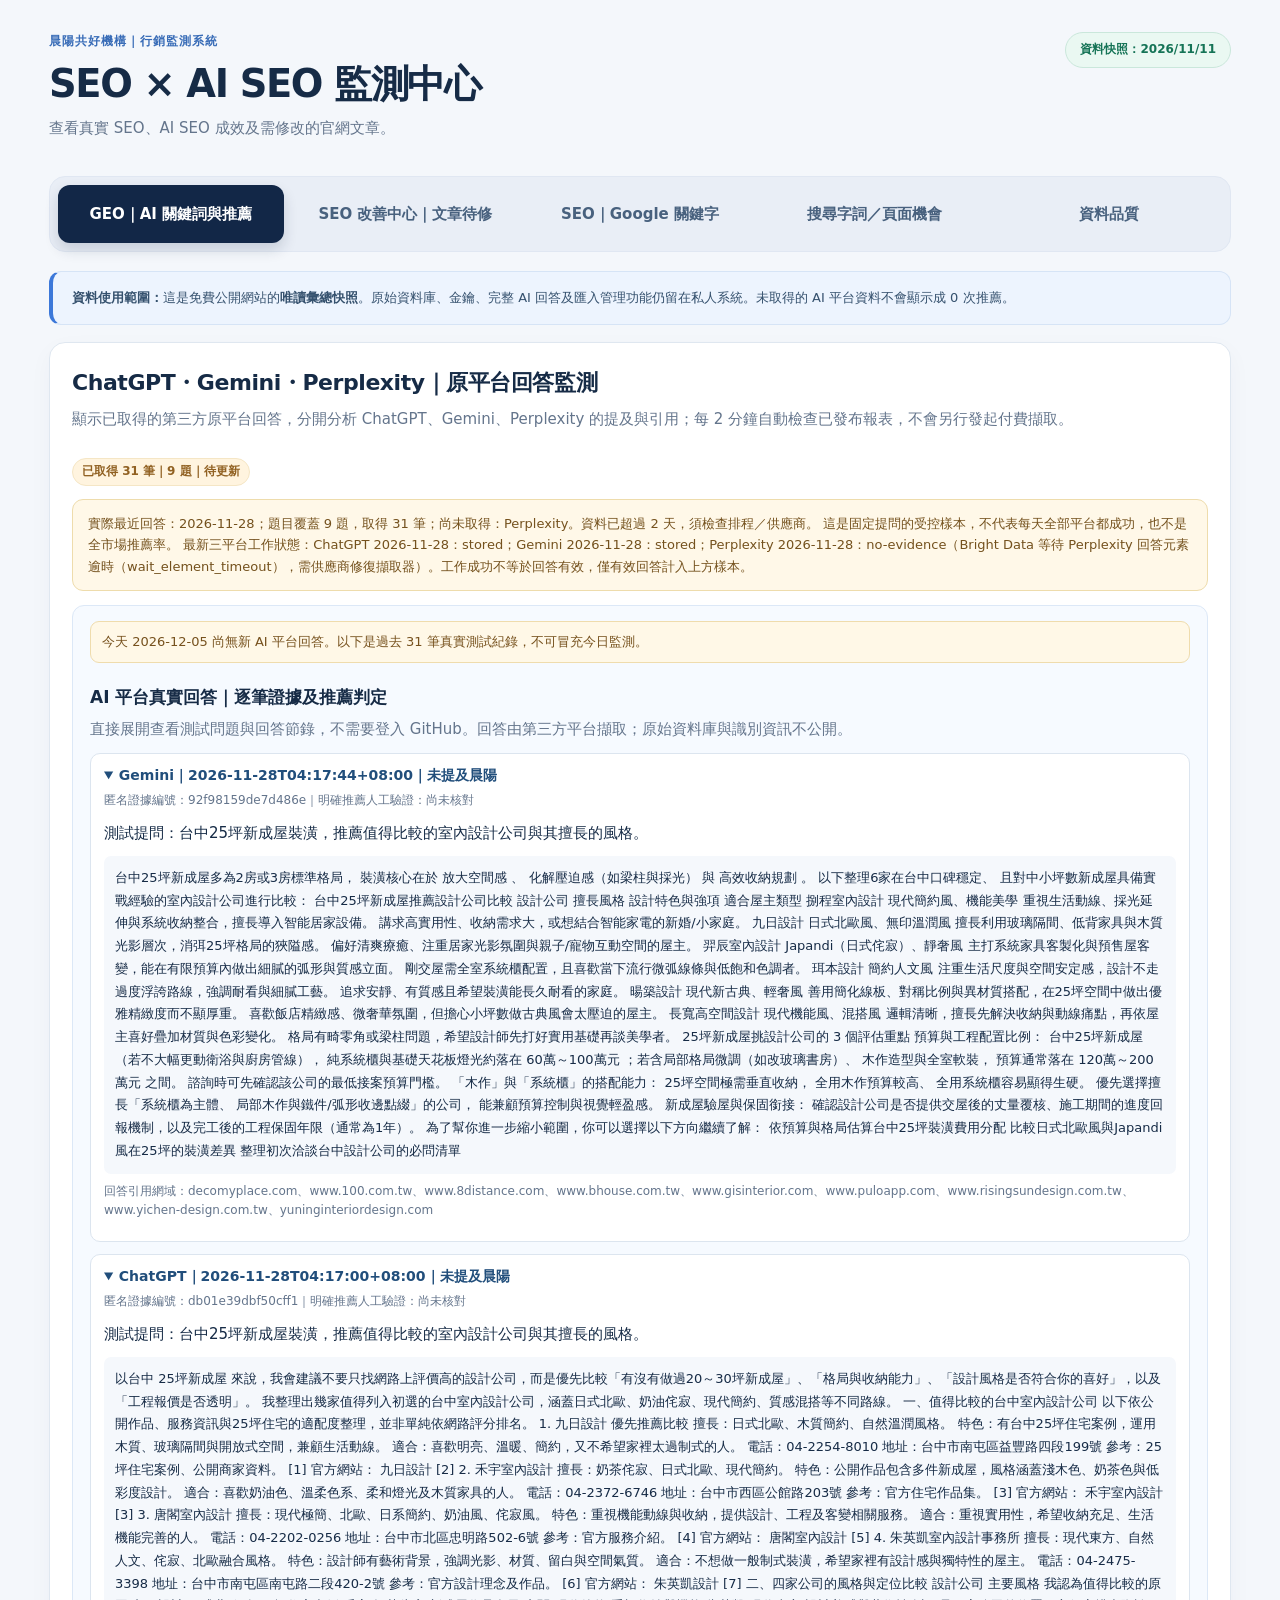
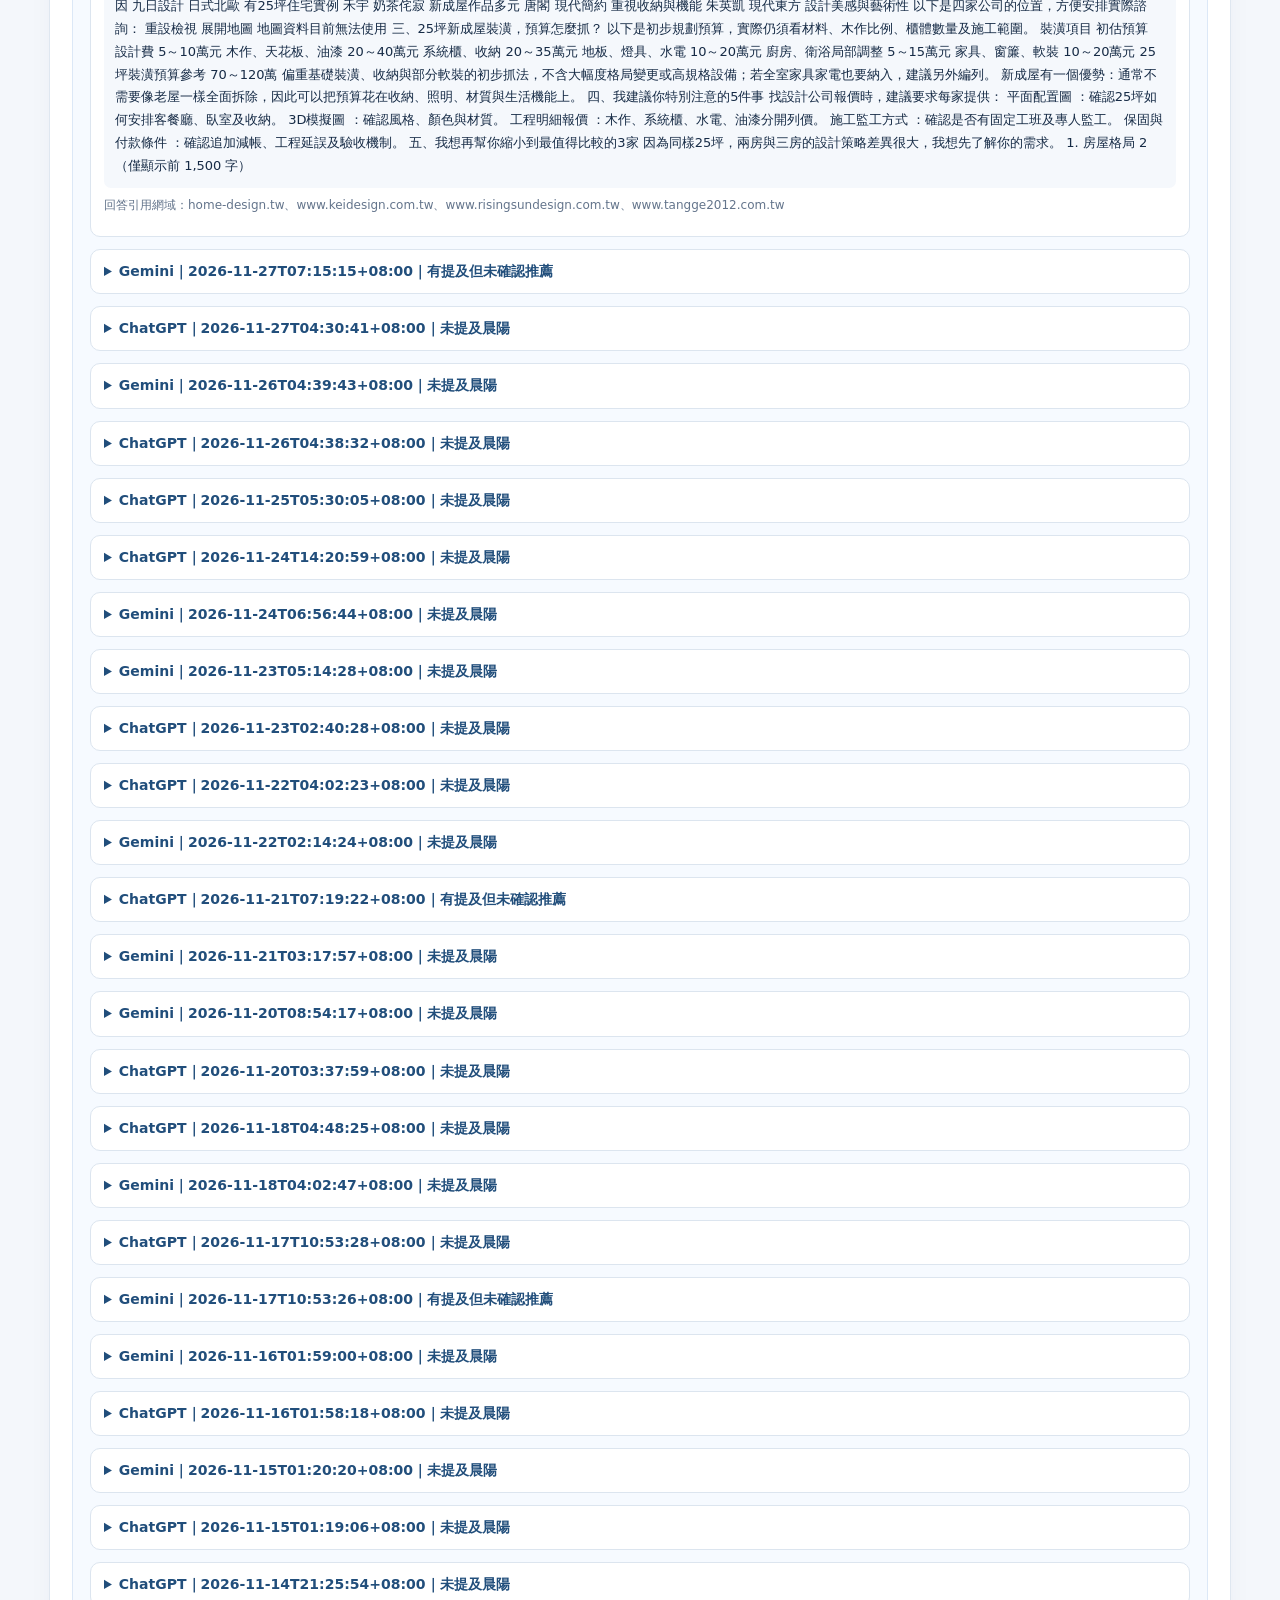
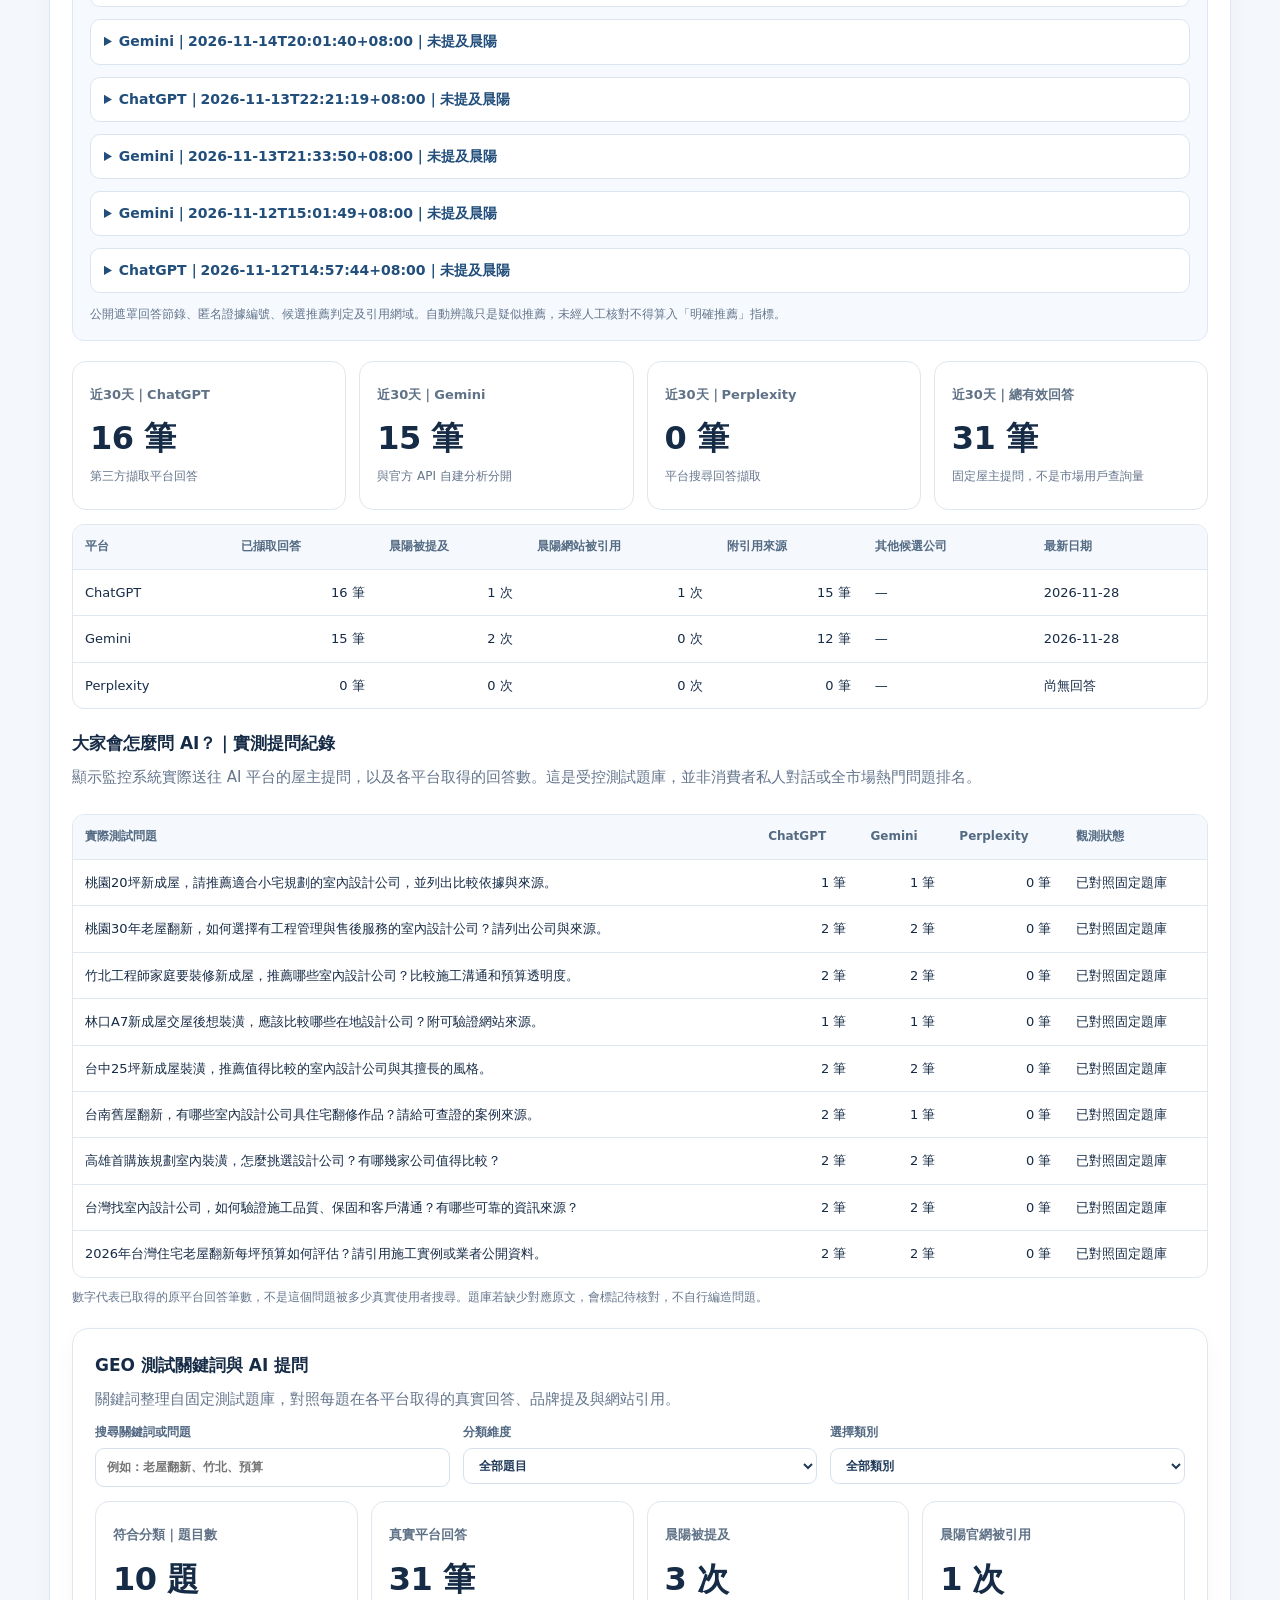
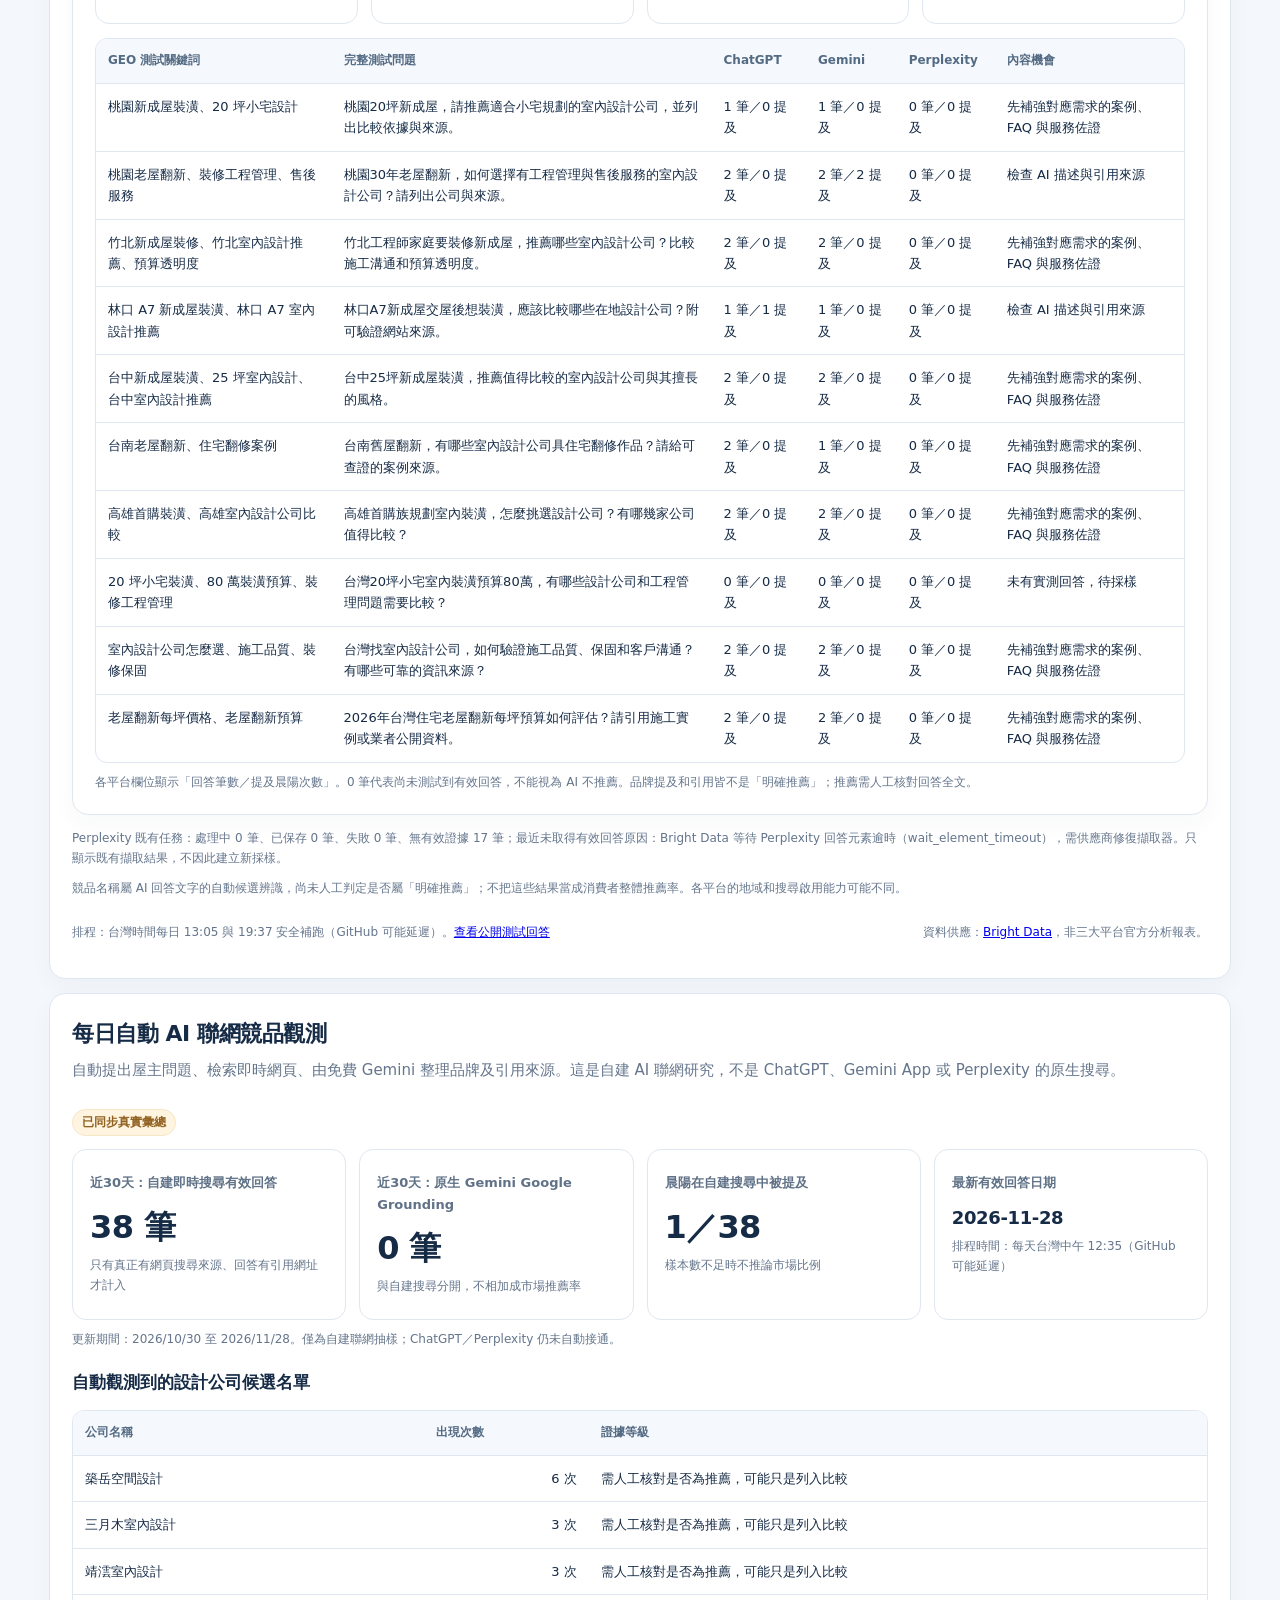
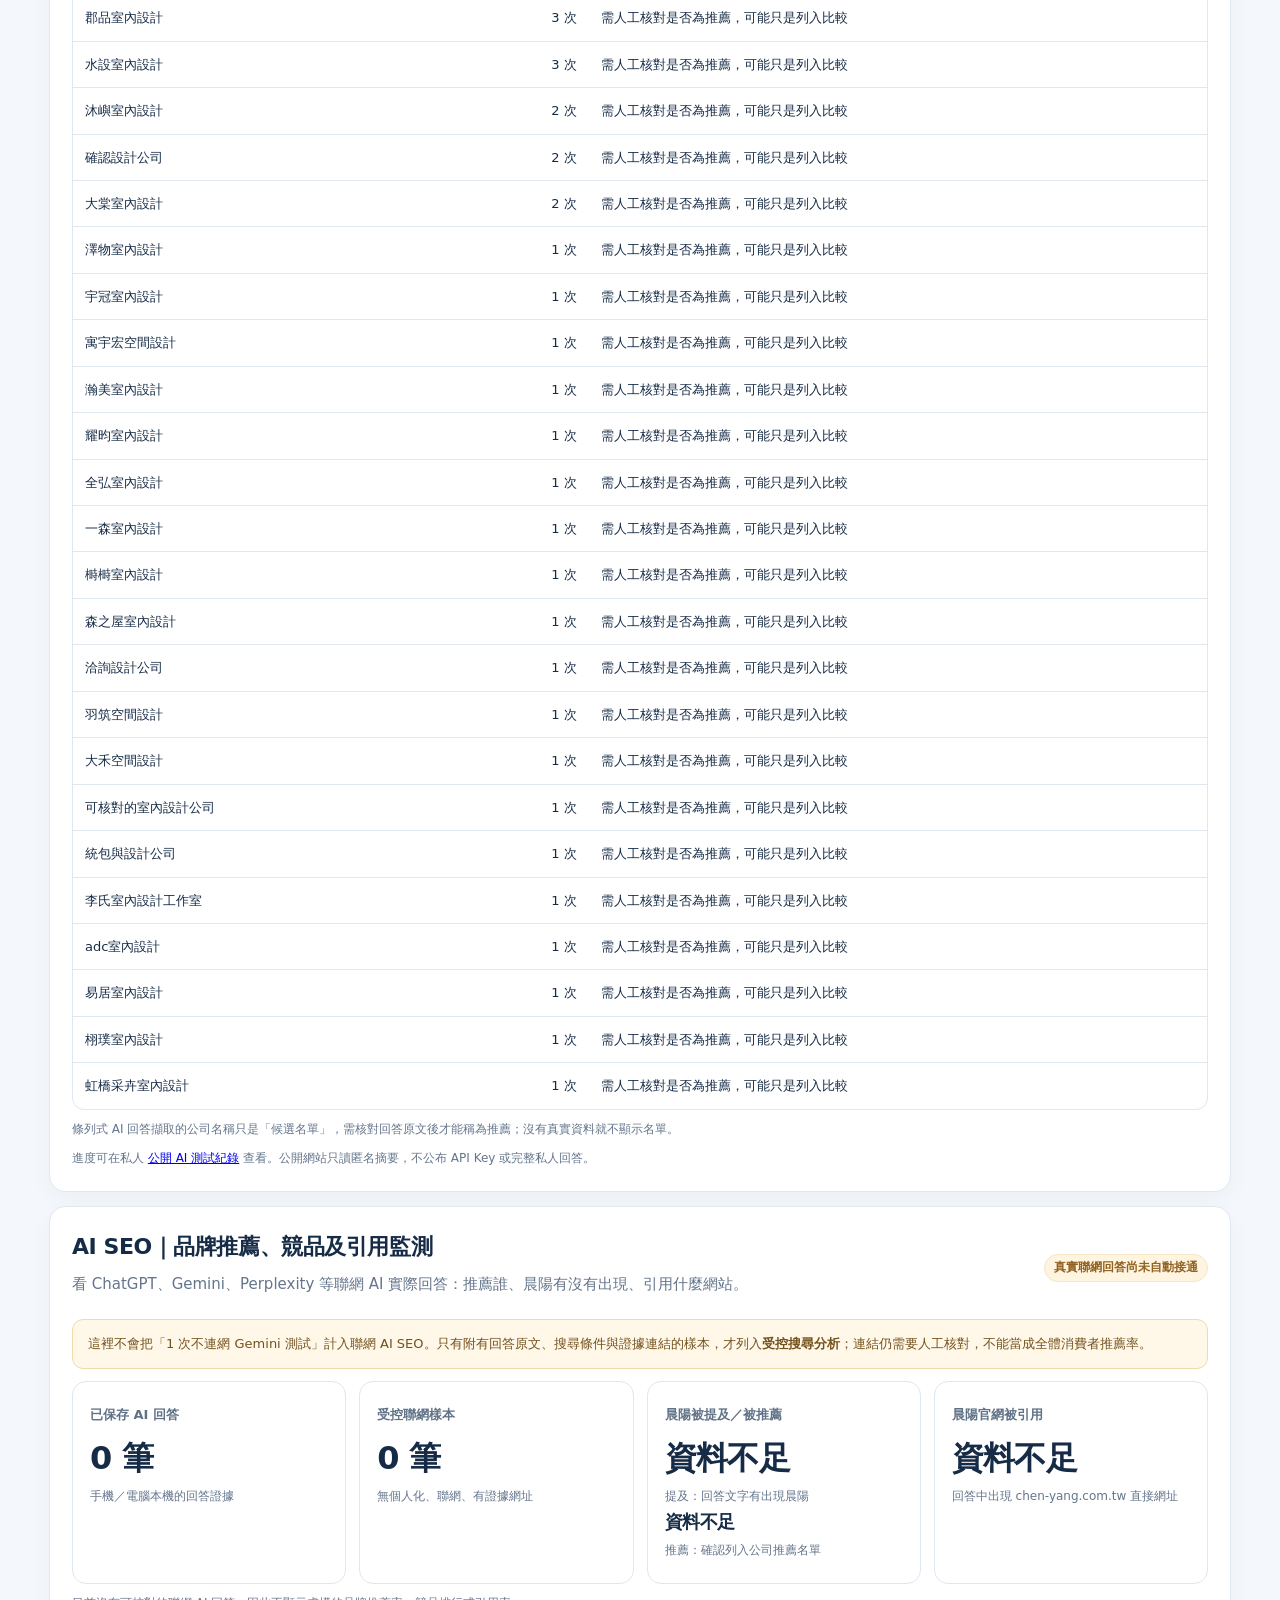
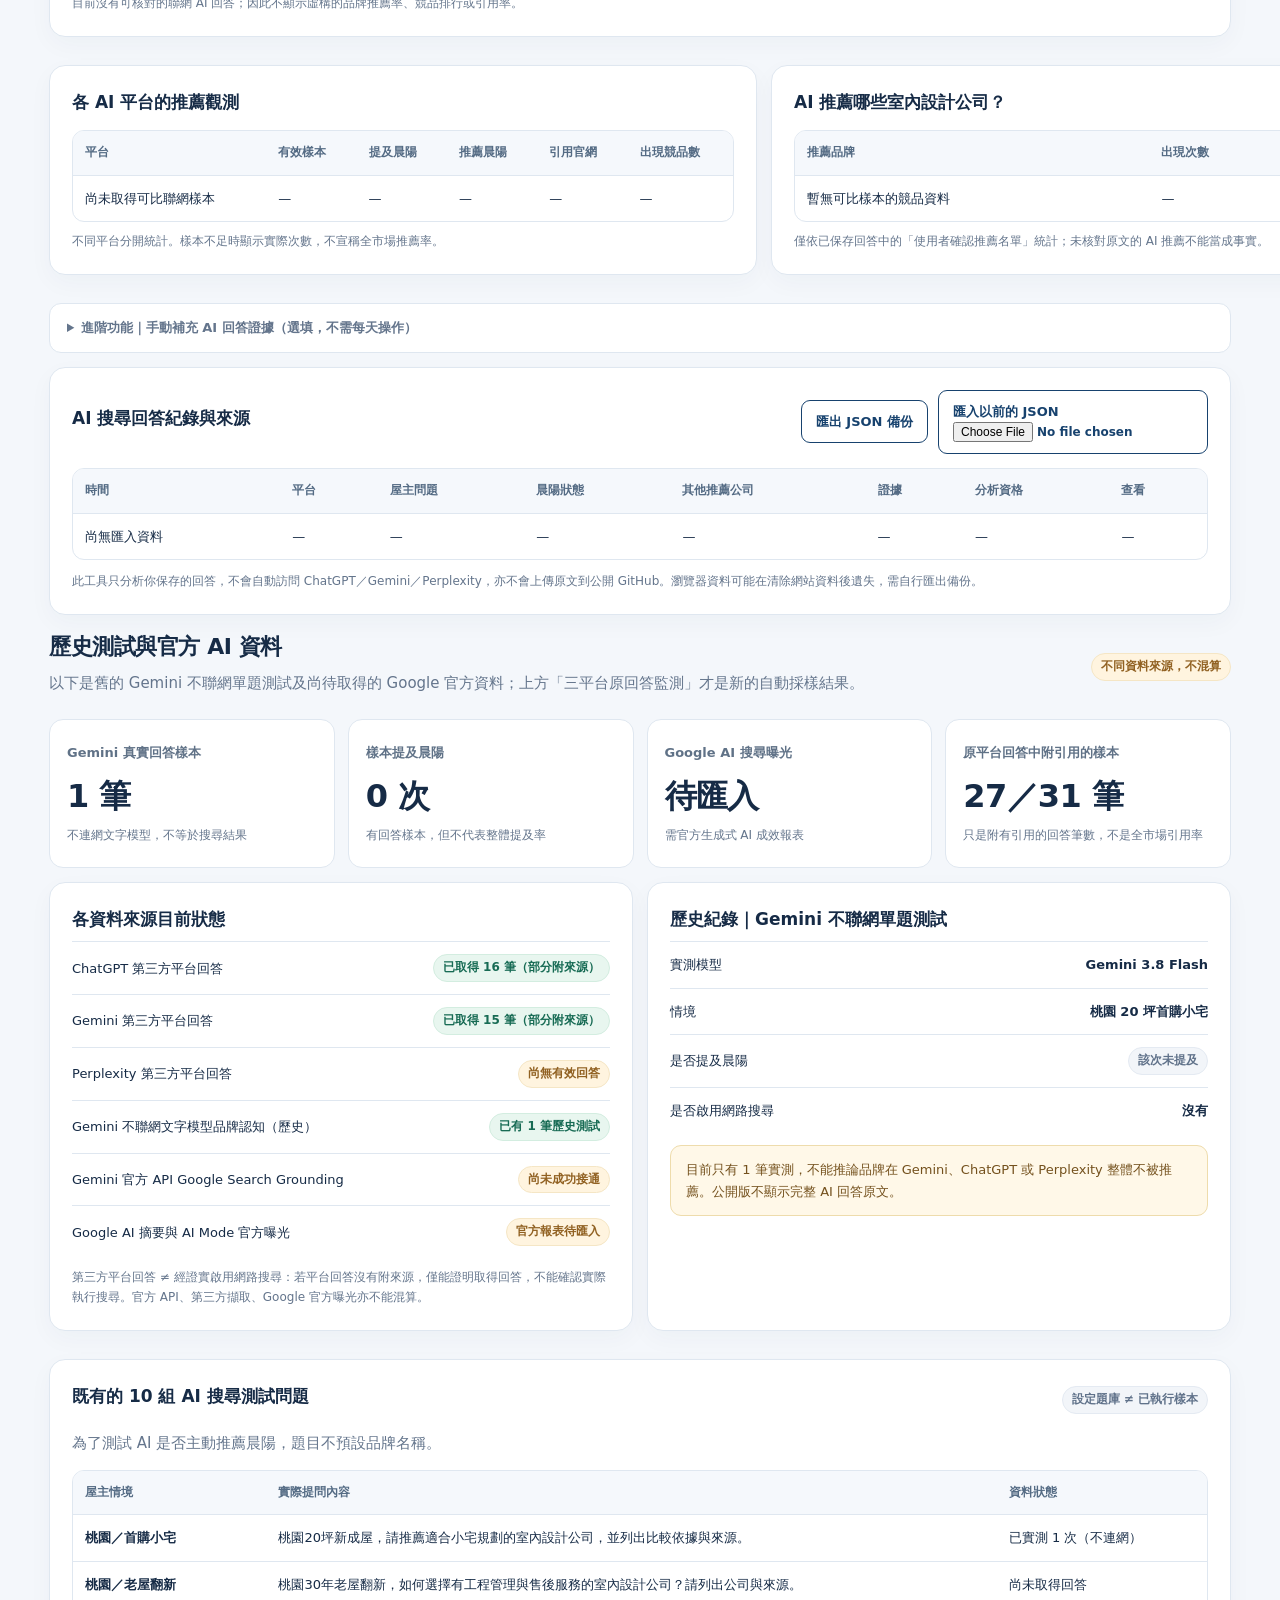
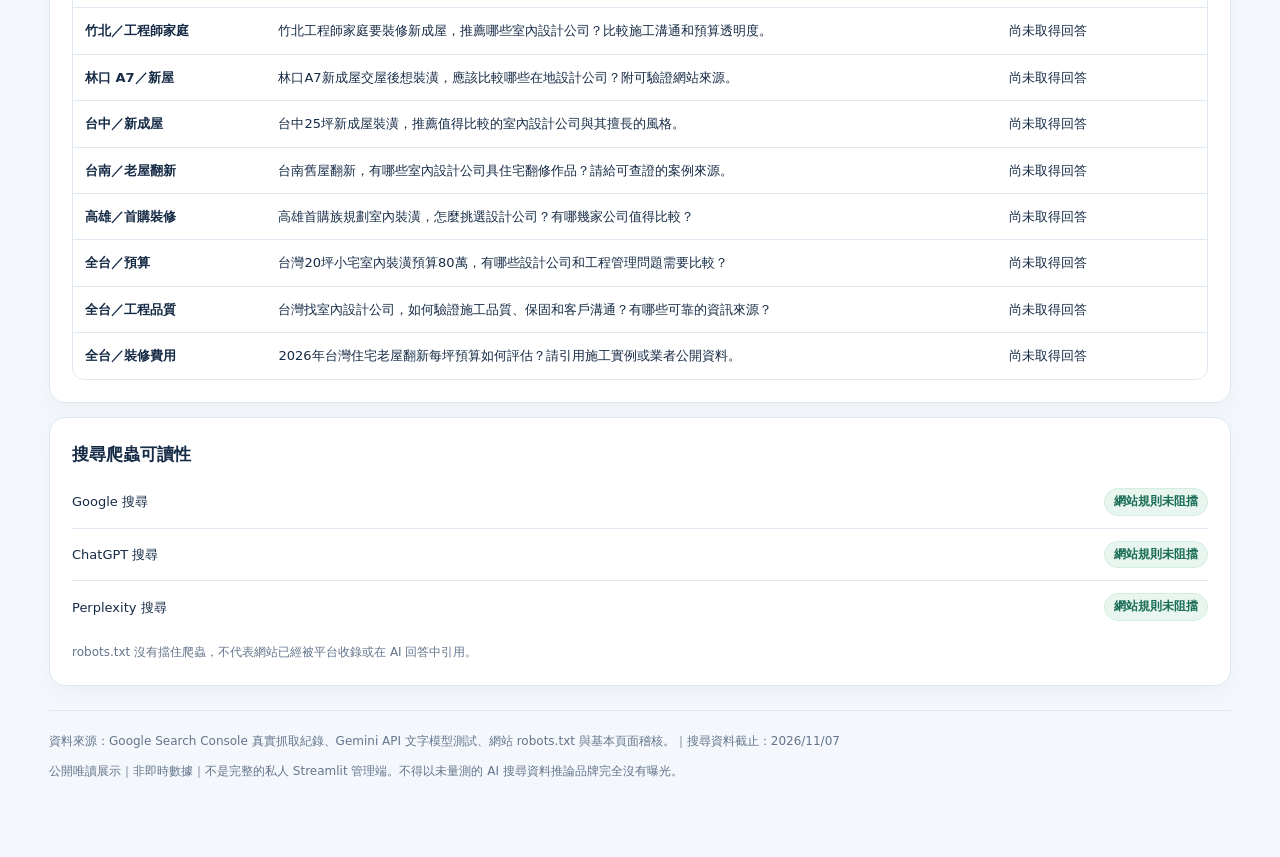
<file: docs/index.html>
<!doctype html>
<html lang="zh-Hant">
<head>
<meta charset="utf-8">
<meta name="viewport" content="width=device-width,initial-scale=1">
<meta http-equiv="refresh" content="0;url=./monitor.html">
<meta name="robots" content="noindex,nofollow,noarchive">
<title>晨陽｜SEO 與 AI SEO 監測中心</title>
<script>location.replace("./monitor.html"+location.search+location.hash);</script>
</head>
<body style="font-family:system-ui,'Microsoft JhengHei',sans-serif;padding:32px">
<p>正在開啟晨陽 SEO 與 AI SEO 監測中心。</p>
<p><a href="./monitor.html">點此開啟完整監測介面</a></p>
</body>
</html>
</file>
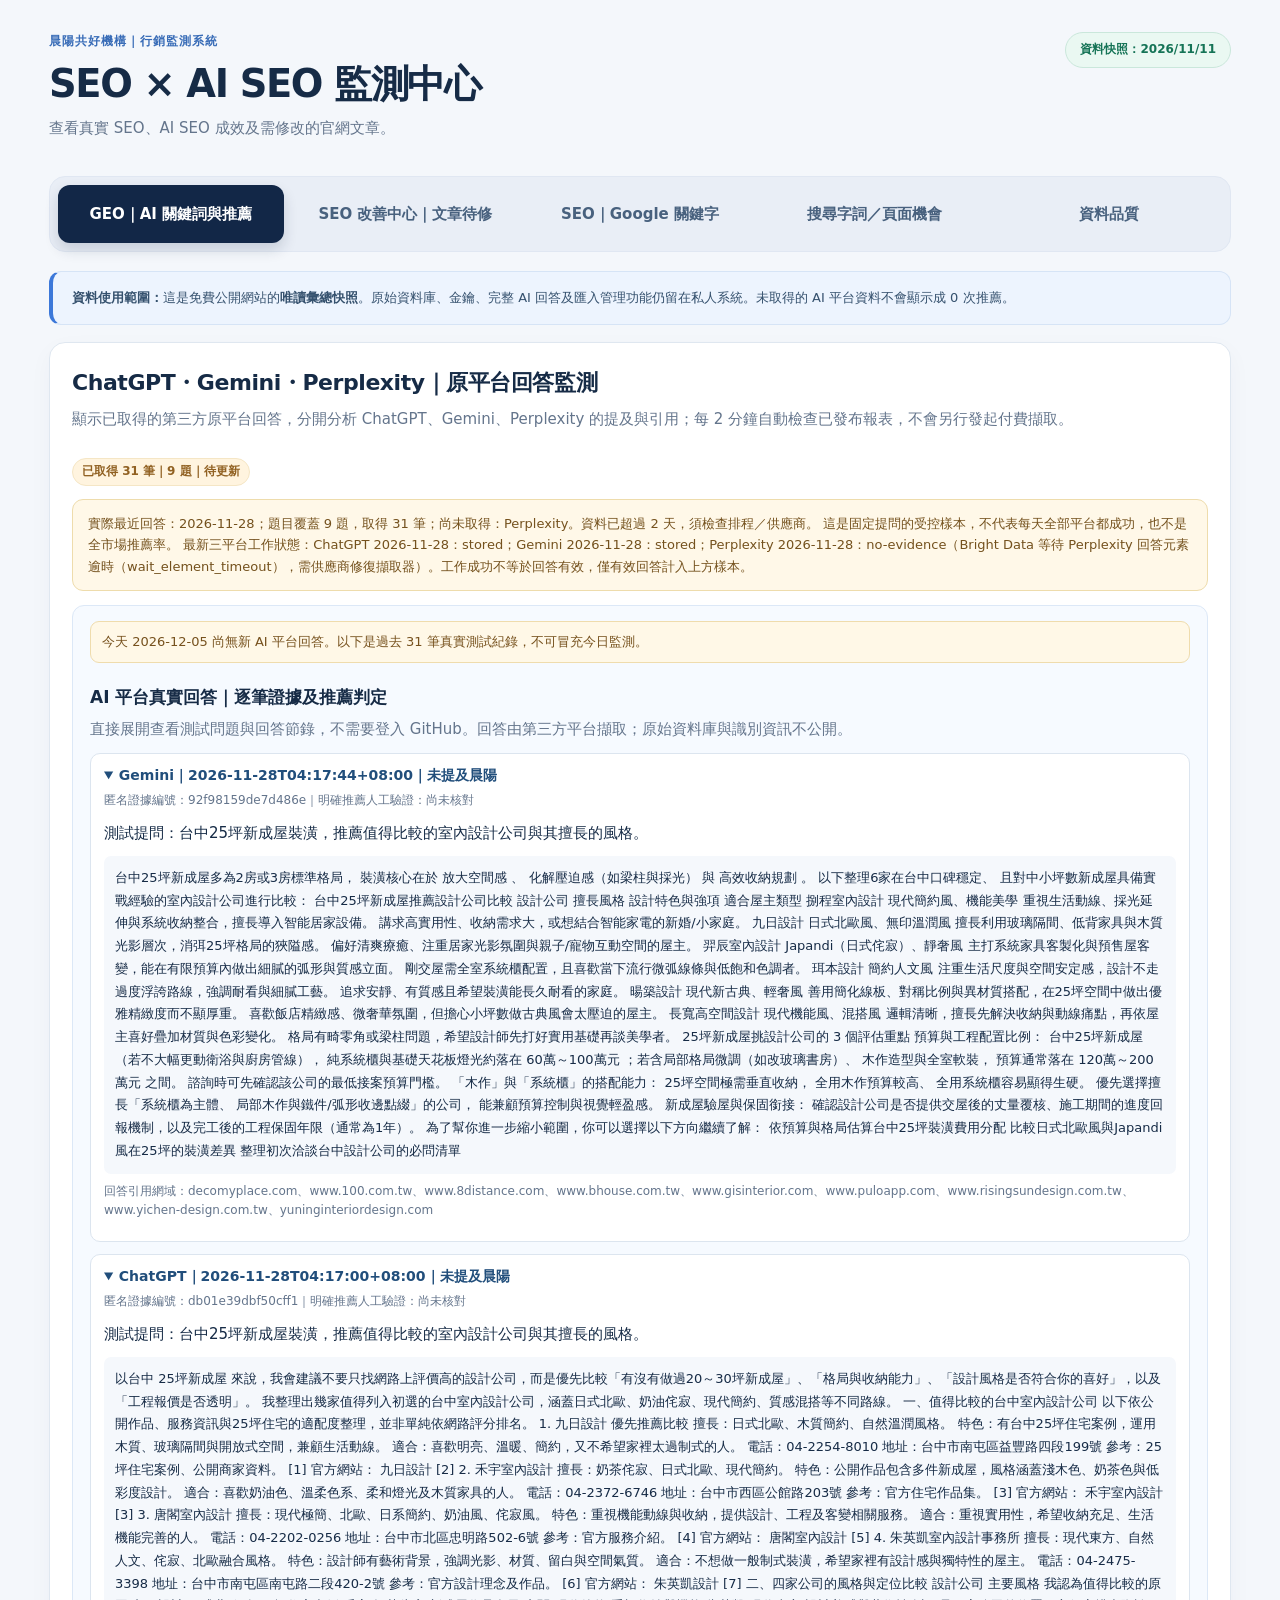
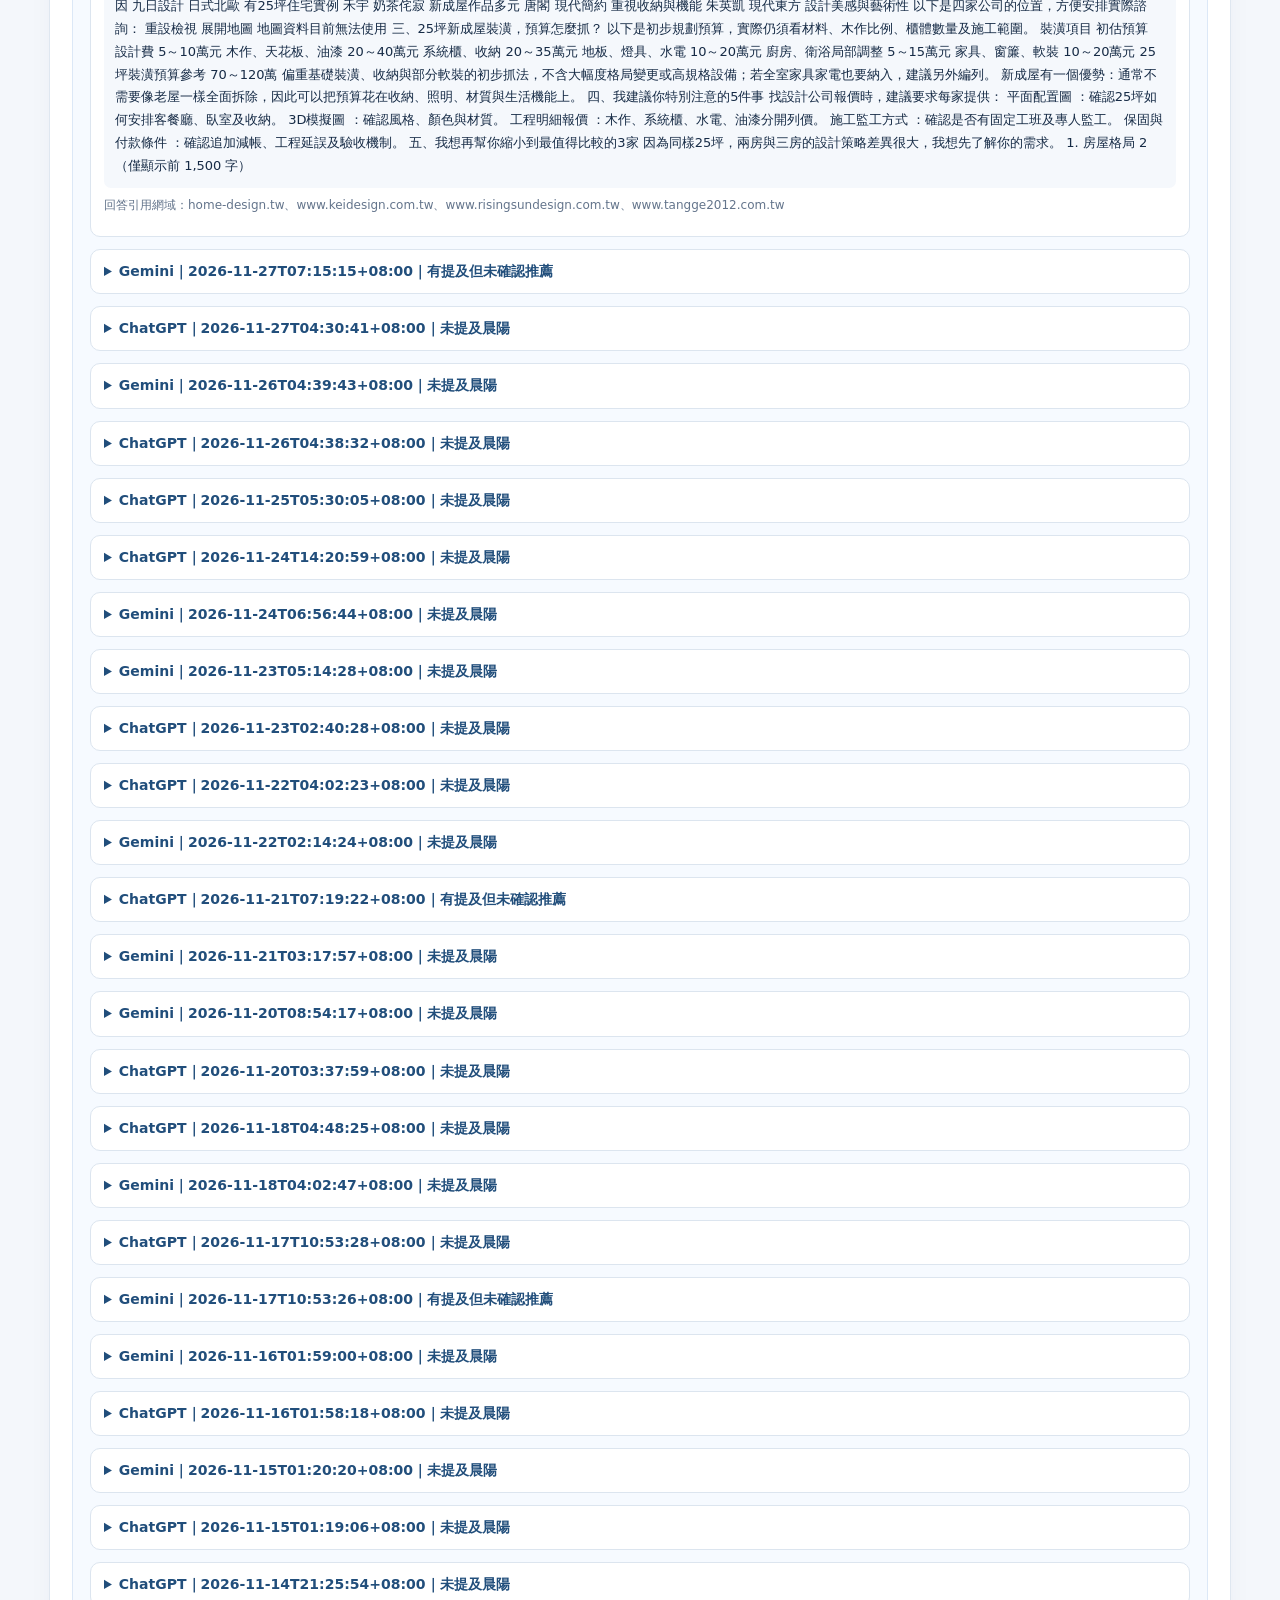
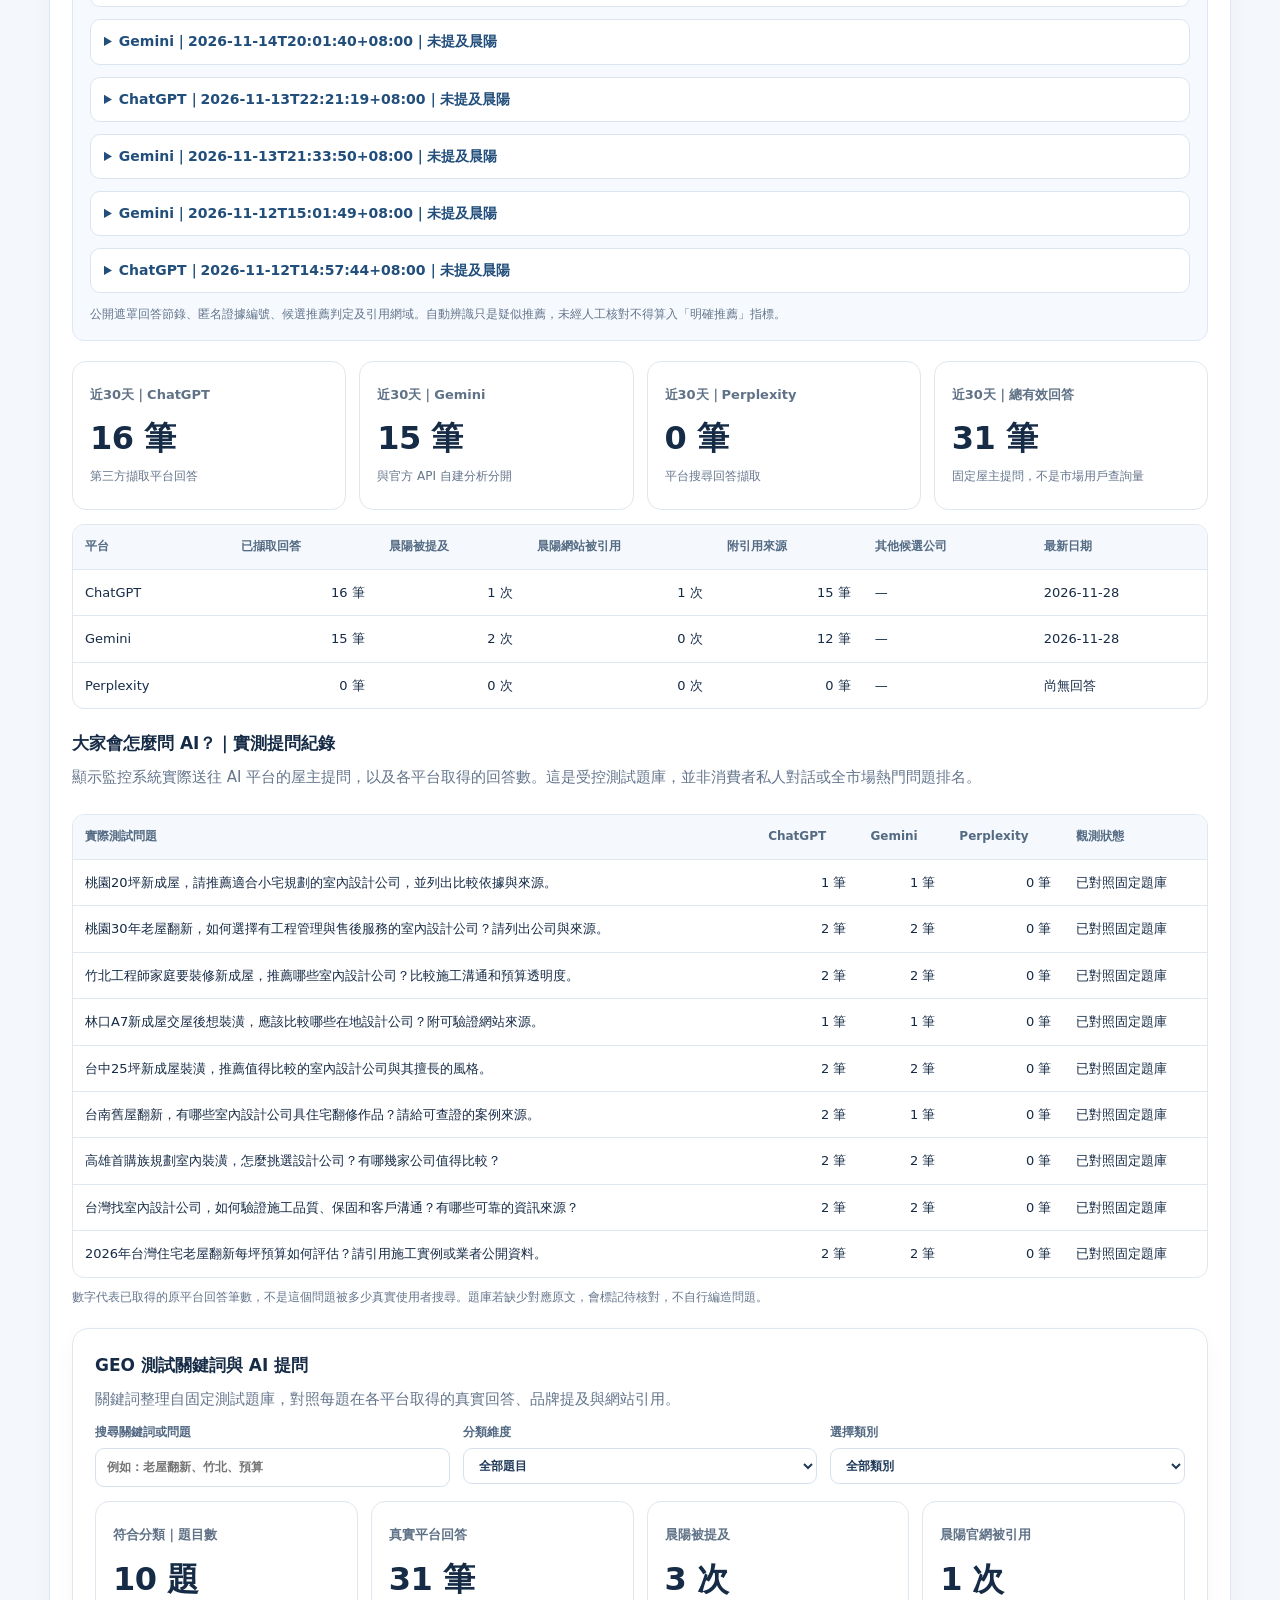
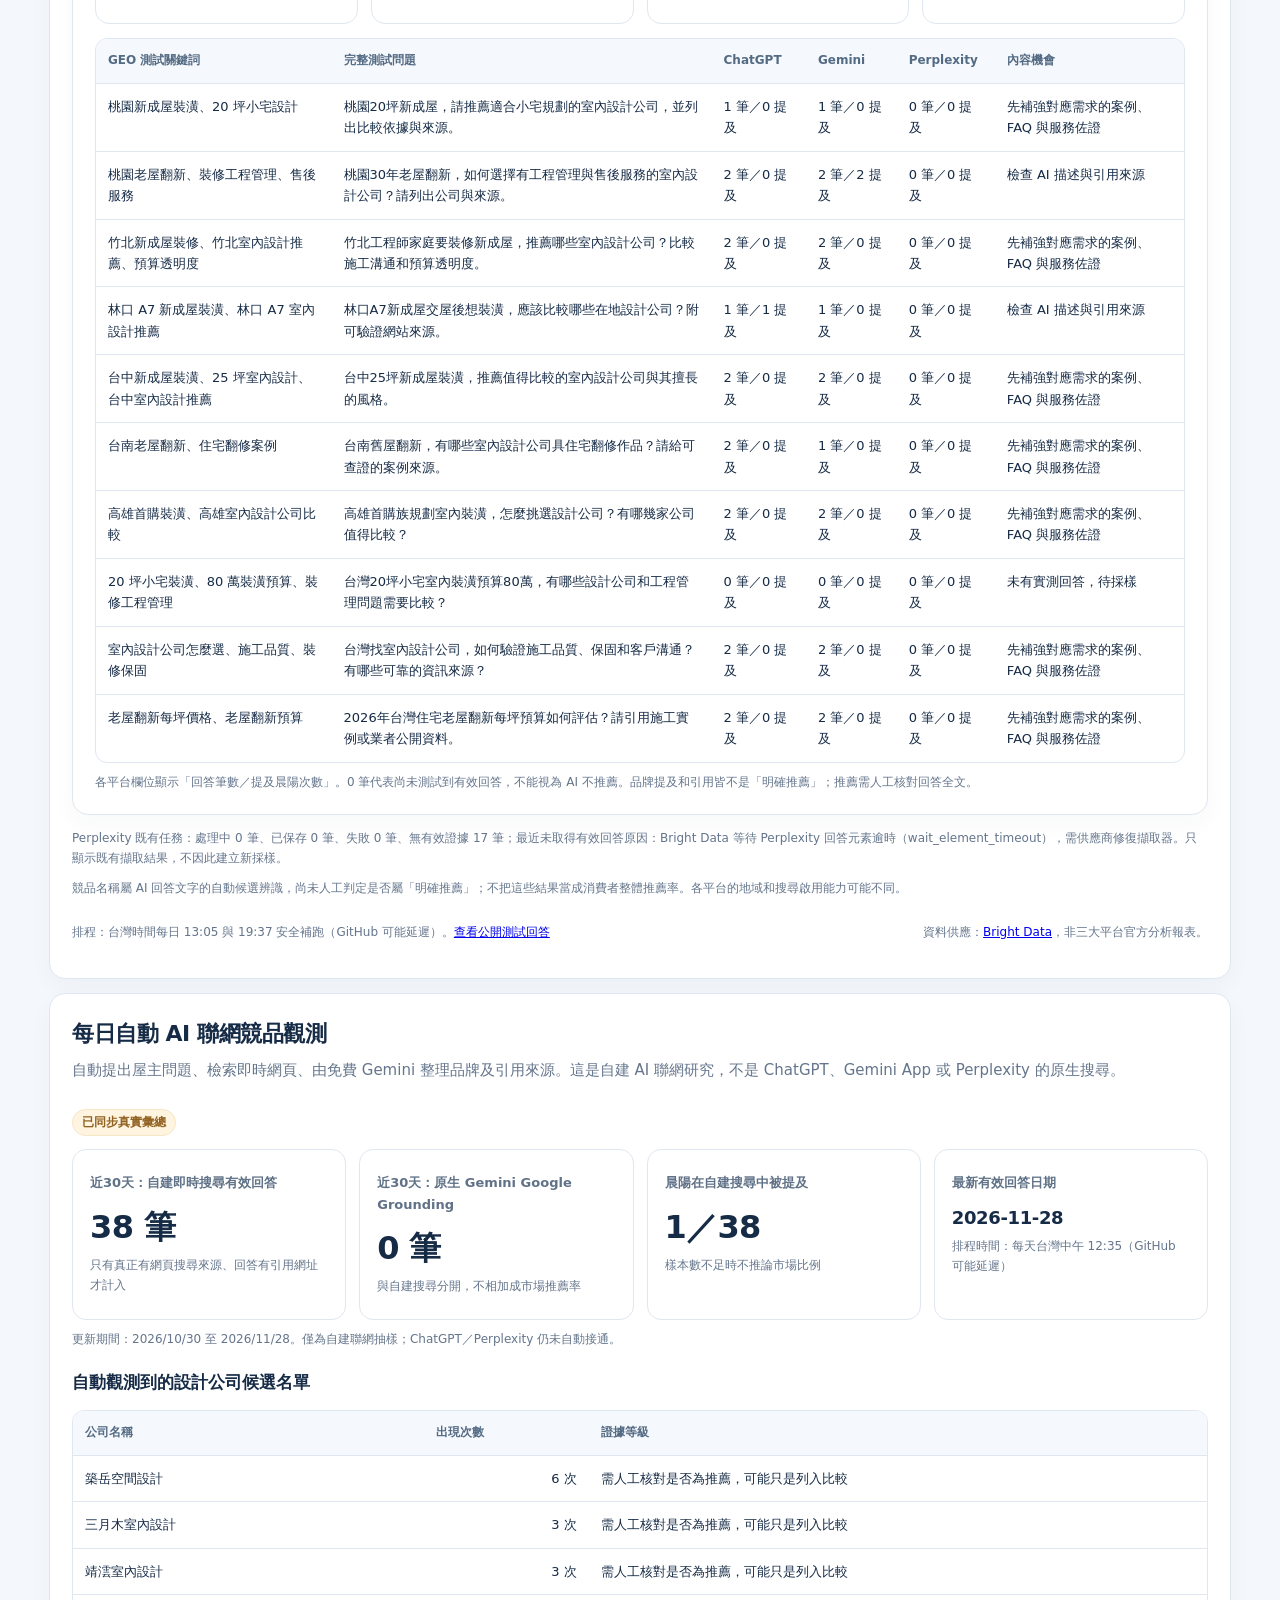
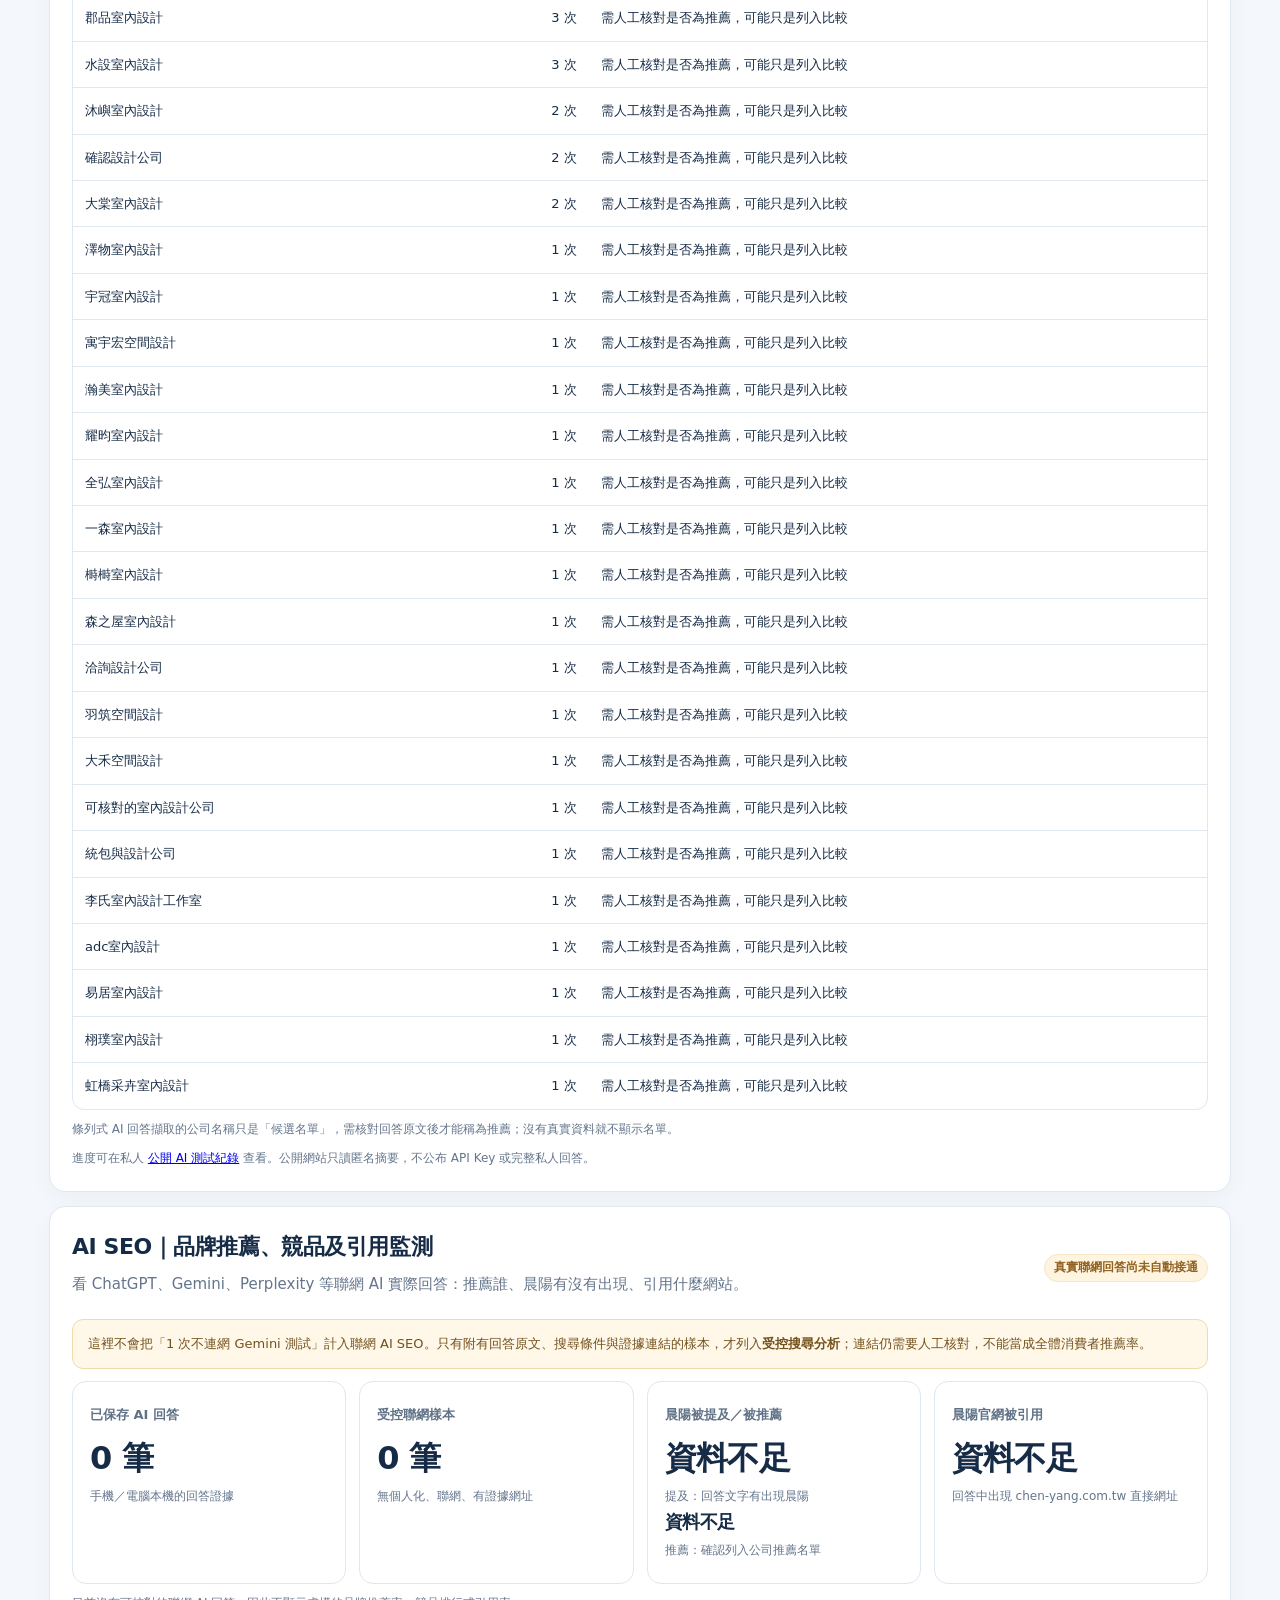
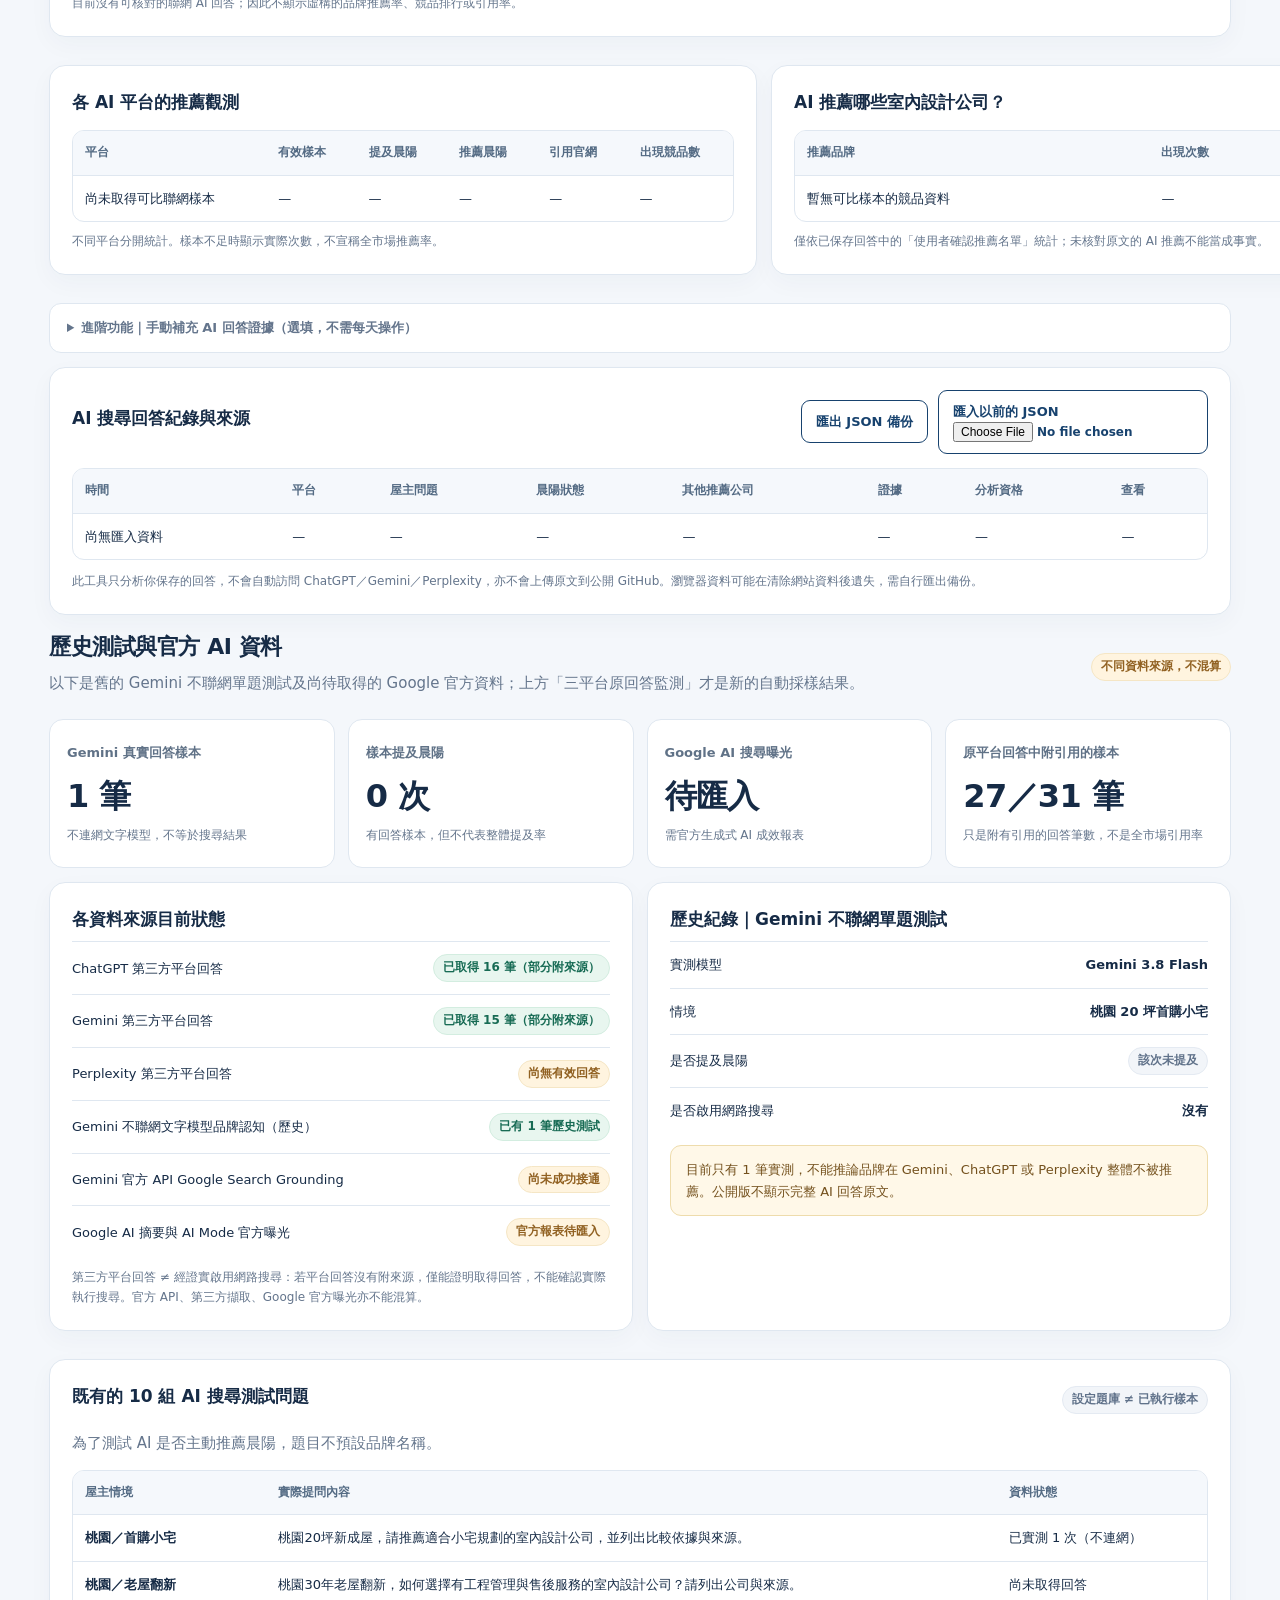
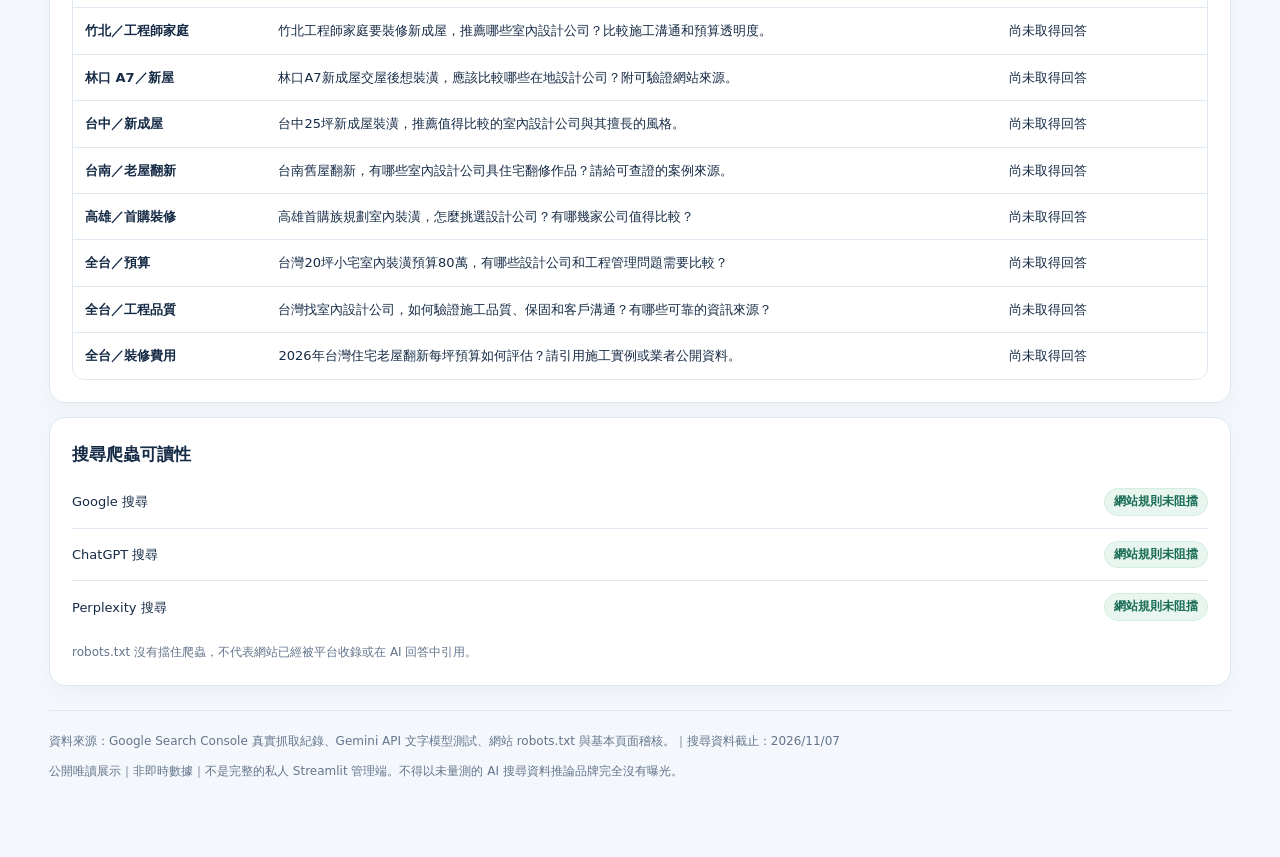
<file: docs/monitor.html>
<!doctype html>
<html lang="zh-Hant">
<head>
<meta charset="utf-8">
<meta name="viewport" content="width=device-width, initial-scale=1">
<meta name="robots" content="noindex,nofollow,noarchive">
<meta name="theme-color" content="#122747">
<title>晨陽｜SEO 與 AI SEO 監測中心</title>
<style>
:root{--bg:#f4f7fb;--ink:#162b46;--muted:#64758c;--navy:#122747;--blue:#2768cb;--green:#14806d;--amber:#b07621;--line:#dfe7f0;--paper:#fff}
*{box-sizing:border-box}
[hidden]{display:none!important}
body{margin:0;background:var(--bg);color:var(--ink);font:15px/1.65 system-ui,-apple-system,"Noto Sans TC","Microsoft JhengHei",sans-serif}
.shell{max-width:1230px;margin:0 auto;padding:32px 24px 65px}
.header{display:flex;align-items:flex-start;justify-content:space-between;gap:22px}
.eyebrow{font-weight:750;color:#386cb7;font-size:12px;letter-spacing:.08em}
h1{font-size:clamp(27px,3vw,40px);line-height:1.3;letter-spacing:-.035em;margin:7px 0}
h2{font-size:22px;letter-spacing:-.02em;margin:0 0 6px}
h3{font-size:17px;margin:0 0 8px}
p{margin:4px 0 10px}.muted{color:var(--muted)}.small{font-size:12px;color:var(--muted)}
.chip{border:1px solid #cae7db;background:#eaf8f2;color:#157356;border-radius:99px;padding:7px 14px;font-size:12px;font-weight:700;white-space:nowrap}
.tabs{display:grid;grid-template-columns:repeat(5,minmax(0,1fr));gap:9px;margin:26px 0 19px;background:#e9eef6;padding:8px;border-radius:16px;border:1px solid #e0e7f2}
.tab{border:1px solid transparent;border-radius:12px;background:transparent;color:#48617e;font:inherit;font-size:15px;font-weight:750;padding:14px 10px;cursor:pointer;text-align:center;min-height:58px}
.tab[aria-selected=true]{background:var(--navy);color:#fff;box-shadow:0 7px 14px rgba(18,39,71,.16)}
.tab:focus-visible{outline:3px solid #80b3fa;outline-offset:2px}
.banner{margin:0 0 17px;border:1px solid #d6e4f6;border-left:4px solid #3c78d9;border-radius:12px;padding:15px 19px;background:#edf4fe;font-size:13px;color:#35516e}
.panel{background:var(--paper);border:1px solid var(--line);border-radius:16px;padding:22px;margin:14px 0;box-shadow:0 8px 25px rgba(20,44,75,.035)}
.panel.soft{background:#f9fbff}
.metrics{display:grid;grid-template-columns:repeat(4,minmax(0,1fr));gap:13px}
.metric{background:#fff;border:1px solid var(--line);border-radius:14px;padding:22px 17px}
.metric .name{color:#607287;font-size:13px;font-weight:700}
.metric .number{font-weight:780;font-size:clamp(24px,2.5vw,35px);line-height:1.35;margin-top:12px;font-variant-numeric:tabular-nums;letter-spacing:-.02em}
.metric .sub{font-size:12px;color:var(--muted);margin-top:7px}
.flexhead{display:flex;justify-content:space-between;align-items:center;gap:16px;flex-wrap:wrap;margin-bottom:13px}
.switch{display:flex;gap:5px;background:#e9eef6;border-radius:10px;padding:4px}
.switch button{border:0;background:transparent;color:#475f7f;font:inherit;font-size:13px;font-weight:700;padding:8px 14px;border-radius:8px;cursor:pointer}
.switch button[aria-pressed=true]{background:#122747;color:white}
.cols{display:grid;grid-template-columns:1fr 1fr;gap:14px}
.cols>.panel{margin:14px 0}
.label{display:inline-block;border:1px solid #e4eaf2;background:#f2f5f9;color:#60728a;border-radius:100px;padding:3px 9px;font-size:12px;font-weight:700}
.label.yes{color:#176b54;background:#e8f6ef;border-color:#d3ede0}
.label.wait{color:#916122;background:#fff4df;border-color:#f5e6c5}
.message{font-size:13px;padding:13px 15px;border:1px solid #eedcac;background:#fff8e8;color:#74511d;border-radius:11px;margin:12px 0}
.statusline{display:flex;align-items:center;justify-content:space-between;gap:15px;padding:12px 0;border-top:1px solid var(--line);font-size:13px}
.statusline:first-child{border-top:0}
.tablebox{overflow:auto;width:100%;border:1px solid var(--line);border-radius:12px;margin-top:14px}
table{border-collapse:collapse;width:100%;min-width:660px;font-size:13px}
th,td{text-align:left;padding:12px;border-bottom:1px solid var(--line);vertical-align:top}
th{background:#f5f8fc;color:#546b84;font-size:12px}
tbody tr:last-child td{border-bottom:0}
.num{text-align:right;font-variant-numeric:tabular-nums;white-space:nowrap}
.clean{border:0;background:none;color:var(--blue);padding:0;font:inherit;text-decoration:underline;cursor:pointer}
.question-table td:first-child{font-weight:700;min-width:145px}
.detail{font-size:12px;color:var(--muted);margin:10px 0 0}
.sep{border:0;border-top:1px solid var(--line);margin:18px 0}
.progress{height:12px;background:#e8eef6;border-radius:30px;overflow:hidden;margin:13px 0}
.progress .fill{height:100%;background:#3475d1;border-radius:30px;width:0}
.foot{border-top:1px solid var(--line);padding-top:17px;margin-top:24px;font-size:12px;color:var(--muted)}
.error{display:none;background:#fff0ed;color:#a53826;border:1px solid #ffd2c9;border-radius:11px;padding:14px;margin:15px 0}
@media(max-width:860px){.metrics{grid-template-columns:repeat(2,1fr)}.cols{grid-template-columns:1fr}.cols>.panel{margin:7px 0}.tabs{gap:4px}.tab{font-size:13px;padding:11px 6px}}
@media(max-width:530px){.shell{padding:21px 12px 45px}.header{display:block}.chip{display:inline-block;margin-top:10px}.tabs{grid-template-columns:repeat(2,minmax(0,1fr))}.tab{min-height:48px}.metric{padding:14px}.metric .number{font-size:26px}.panel{padding:16px}.statusline{align-items:flex-start;flex-wrap:wrap}}
.market-filters{display:grid;grid-template-columns:repeat(3,minmax(0,1fr));gap:12px;margin:14px 0}
.market-filters label{font-size:12px;color:#526883;font-weight:700;display:flex;flex-direction:column;gap:7px}
.market-filters select,.market-filters input{max-width:100%;min-width:0;padding:10px 11px;border:1px solid #d6e1ed;border-radius:9px;font:inherit;color:#203a5a;background:#fff}
.market-filters input[type=file]{font-size:12px}
.market-action{border:1px solid #17426e;border-radius:9px;background:#17426e;padding:9px 14px;color:#fff;font:inherit;font-size:13px;font-weight:650;cursor:pointer}
.market-action.secondary{background:#fff;color:#17426e}
.market-action:focus-visible,.market-filters :focus-visible{outline:3px solid #87b8f5}
@media(max-width:800px){.market-filters{grid-template-columns:1fr 1fr}}
@media(max-width:500px){.market-filters{grid-template-columns:1fr}}


.ai-fields{display:grid;grid-template-columns:repeat(3,minmax(0,1fr));gap:13px;margin:12px 0}
.ai-fields label{display:flex;flex-direction:column;gap:5px;font-size:12px;font-weight:700;color:#526883}
.ai-fields .ai-wide{grid-column:1/-1}
.ai-fields textarea,.ai-fields input,.ai-fields select{width:100%;min-width:0;padding:9px 11px;border:1px solid #d6e1ed;border-radius:9px;font:inherit;line-height:1.6;color:#203a5a;background:#fff}
.ai-buttons{display:flex;gap:10px;flex-wrap:wrap;align-items:center}
.ai-action,.ai-file{border:1px solid #17426e;border-radius:9px;background:#17426e;padding:10px 14px;color:#fff;font:inherit;font-size:13px;font-weight:700;cursor:pointer;display:inline-block}
.ai-action.secondary,.ai-file{background:#fff;color:#17426e}
.ai-file input{display:block;max-width:240px;font:inherit;font-size:12px}
.ai-action:focus-visible,.ai-fields :focus-visible,.ai-file :focus-visible{outline:3px solid #87b8f5}

/* Show actual captured AI responses BEFORE charts, with first two opened. */
.native-answer-first{margin:14px 0 20px;padding:15px 17px;background:#f6faff;border:1px solid #dce8f7;border-radius:12px}
.native-answer-first h3{font-size:17px;margin:0 0 6px}
.native-answer-notice{background:#fff8e7;color:#76511d;padding:9px 11px;border:1px solid #efdcad;border-radius:9px;font-size:13px;line-height:1.65;margin:0 0 12px}
.native-answer-first #native-public-tests details{background:#fff;border:1px solid #dce5ef;border-radius:10px;padding:10px 13px;max-width:100%}
.native-answer-first #native-public-tests details>summary{cursor:pointer;font-size:14px;font-weight:700;color:#214e7b}
.native-answer-first #native-public-tests details>div{font-size:13px;line-height:1.75;background:#f5f8fc;border-radius:7px;padding:11px;margin:8px 0}
@media(max-width:720px){.native-answer-first{padding:12px}}
.ai-preview{margin-top:12px}
.ai-answer-preview{white-space:pre-wrap;overflow-wrap:anywhere;max-height:280px;overflow:auto;background:#f4f8fe;border:1px solid #dfe7f0;padding:12px;border-radius:9px;font-size:12px}
.ai-preview .ai-action{margin:12px 0}
@media(max-width:800px){.ai-fields{grid-template-columns:1fr 1fr}}
@media(max-width:530px){.ai-fields{grid-template-columns:1fr}}

.ai-manual-panel{margin:14px 0}.ai-manual-panel>summary{cursor:pointer;padding:13px 17px;border:1px solid var(--line);background:#fff;border-radius:12px;color:var(--muted);font-size:13px;font-weight:750}.ai-manual-panel[open]>summary{border-radius:12px 12px 0 0}.ai-manual-panel .panel{margin:0}

#seo-history .switch{align-items:center;flex-wrap:wrap;background:transparent}
#seo-history select{font:inherit;border:1px solid #d7e0ec;border-radius:8px;padding:7px 8px;background:#fff}
#seo-history .market-action{font-size:12px;padding:8px 11px}
#seo-today table,#seo-history table{min-width:690px}
@media(max-width:530px){#seo-history .flexhead{display:block}#seo-history .switch{margin-top:12px}}
</style>
<link rel="stylesheet" href="./seo-case-expansion.css?v=compact-pair-20261116">
</head>
<body>
<div class="shell">
 <header class="header">
  <div><div class="eyebrow">晨陽共好機構｜行銷監測系統</div><h1>SEO × AI SEO 監測中心</h1>
   <p class="muted">查看真實 SEO、AI SEO 成效及需修改的官網文章。</p></div>
  <span class="chip" id="date-chip">正在讀取資料</span>
 </header>
 <nav class="tabs" role="tablist" aria-label="主要分析模組">
  <button id="tab-ai" class="tab" role="tab" type="button" data-tab="ai" aria-selected="true" aria-controls="view-ai">GEO｜AI 關鍵詞與推薦</button>
  <button id="tab-actions" class="tab" role="tab" type="button" data-tab="actions" aria-selected="false" aria-controls="view-actions" tabindex="-1">SEO 改善中心｜文章待修</button>
  <button id="tab-seo" class="tab" role="tab" type="button" data-tab="seo" aria-selected="false" aria-controls="view-seo" tabindex="-1">SEO｜Google 關鍵字</button>
  <button id="tab-opps" class="tab" role="tab" type="button" data-tab="opps" aria-selected="false" aria-controls="view-opps" tabindex="-1">搜尋字詞／頁面機會</button>
  <button id="tab-quality" class="tab" role="tab" type="button" data-tab="quality" aria-selected="false" aria-controls="view-quality" tabindex="-1">資料品質</button>
 </nav>
 <div id="error" class="error" role="alert"></div>
 <div class="banner"><strong>資料使用範圍：</strong>這是免費公開網站的<strong>唯讀彙總快照</strong>。原始資料庫、金鑰、完整 AI 回答及匯入管理功能仍留在私人系統。未取得的 AI 平台資料不會顯示成 0 次推薦。</div>

 <section id="view-ai" role="tabpanel" aria-labelledby="tab-ai">
  <section class="panel" aria-label="ChatGPT Gemini Perplexity 原平台回答自動監測">
    <div class="flexhead">
      <div><h2>ChatGPT・Gemini・Perplexity｜原平台回答監測</h2>
        <p class="muted">顯示已取得的第三方原平台回答，分開分析 ChatGPT、Gemini、Perplexity 的提及與引用；每 2 分鐘自動檢查已發布報表，不會另行發起付費擷取。</p>
      </div>
      <span class="label wait" id="native-ai-status">尚未取得真實平台樣本</span>
    </div>
    <p class="message" id="native-ai-hint">正在核對原平台的有效樣本數、採樣日期、題目覆蓋率與缺少的平台；自建 RAG 和不連網 Gemini 不列入此區。</p>
    <section class="native-answer-first" aria-label="實際 AI 平台回答優先顯示">
      <p id="native-ai-today" class="native-answer-notice" role="status">正在確認今天是否真的取得 AI 回答。</p>
    <h3 style="margin-top:20px">AI 平台真實回答｜逐筆證據及推薦判定</h3>
    <p class="muted">直接展開查看測試問題與回答節錄，不需要登入 GitHub。回答由第三方平台擷取；原始資料庫與識別資訊不公開。</p>
    <div id="native-public-tests" class="ai-preview">正在載入公開測試結果。</div>
    <p class="detail">公開遮罩回答節錄、匿名證據編號、候選推薦判定及引用網域。自動辨識只是疑似推薦，未經人工核對不得算入「明確推薦」指標。</p>
    </section>
    <div class="metrics">
      <div class="metric"><div class="name">近30天｜ChatGPT</div><div class="number" id="native-chatgpt">未取得</div><div class="sub">第三方擷取平台回答</div></div>
      <div class="metric"><div class="name">近30天｜Gemini</div><div class="number" id="native-gemini">未取得</div><div class="sub">與官方 API 自建分析分開</div></div>
      <div class="metric"><div class="name">近30天｜Perplexity</div><div class="number" id="native-perplexity">未取得</div><div class="sub">平台搜尋回答擷取</div></div>
      <div class="metric"><div class="name">近30天｜總有效回答</div><div class="number" id="native-total">未取得</div><div class="sub">固定屋主提問，不是市場用戶查詢量</div></div>
    </div>
    <div class="tablebox"><table>
      <thead><tr><th>平台</th><th>已擷取回答</th><th>晨陽被提及</th><th>晨陽網站被引用</th><th>附引用來源</th><th>其他候選公司</th><th>最新日期</th></tr></thead>
      <tbody id="native-platform-rows"><tr><td colspan="7">等待原平台回答自動監測啟用。</td></tr></tbody>
    </table></div>
    <div class="flexhead" style="margin-top:20px"><div><h3>大家會怎麼問 AI？｜實測提問紀錄</h3><p class="muted">顯示監控系統實際送往 AI 平台的屋主提問，以及各平台取得的回答數。這是受控測試題庫，並非消費者私人對話或全市場熱門問題排名。</p></div></div>
    <div class="tablebox"><table>
      <thead><tr><th>實際測試問題</th><th>ChatGPT</th><th>Gemini</th><th>Perplexity</th><th>觀測狀態</th></tr></thead>
      <tbody id="native-question-rows"><tr><td colspan="5">正在載入測試題目與回答紀錄。</td></tr></tbody>
    </table></div>
    <p class="detail">數字代表已取得的原平台回答筆數，不是這個問題被多少真實使用者搜尋。題庫若缺少對應原文，會標記待核對，不自行編造問題。</p>
    <section class="panel" aria-label="AI 消費者提問意圖分析" style="margin-top:20px">
      <h3>GEO 測試關鍵詞與 AI 提問</h3>
      <p class="muted">關鍵詞整理自固定測試題庫，對照每題在各平台取得的真實回答、品牌提及與網站引用。</p>
      <div class="ai-fields">
        <label>搜尋關鍵詞或問題
          <input id="ai-intent-search" type="search" placeholder="例如：老屋翻新、竹北、預算">
        </label>
        <label>分類維度
          <select id="ai-intent-dimension"><option value="all">全部題目</option><option value="region">依地區</option><option value="housing">依屋況／住宅類型</option><option value="intents">依決策意圖</option></select>
        </label>
        <label>選擇類別
          <select id="ai-intent-value"><option value="all">全部類別</option></select>
        </label>
      </div>
      <div class="metrics" style="margin-top:14px">
        <div class="metric"><div class="name">符合分類｜題目數</div><div class="number" id="ai-intent-questions">—</div></div>
        <div class="metric"><div class="name">真實平台回答</div><div class="number" id="ai-intent-samples">—</div></div>
        <div class="metric"><div class="name">晨陽被提及</div><div class="number" id="ai-intent-mentions">—</div></div>
        <div class="metric"><div class="name">晨陽官網被引用</div><div class="number" id="ai-intent-citations">—</div></div>
      </div>
      <div class="tablebox"><table><thead><tr><th>GEO 測試關鍵詞</th><th>完整測試問題</th><th>ChatGPT</th><th>Gemini</th><th>Perplexity</th><th>內容機會</th></tr></thead><tbody id="ai-intent-rows"><tr><td colspan="6">正在讀取實測意圖資料。</td></tr></tbody></table></div>
      <p class="detail">各平台欄位顯示「回答筆數／提及晨陽次數」。0 筆代表尚未測試到有效回答，不能視為 AI 不推薦。品牌提及和引用皆不是「明確推薦」；推薦需人工核對回答全文。</p>
    </section>
    <p class="detail" id="native-perplexity-progress">Perplexity 既有任務：正在讀取。</p>
    <p class="detail">競品名稱屬 AI 回答文字的自動候選辨識，尚未人工判定是否屬「明確推薦」；不把這些結果當成消費者整體推薦率。各平台的地域和搜尋啟用能力可能不同。</p>
    <div class="flexhead" style="margin-top:14px">
      <p class="detail">排程：台灣時間每日 13:05 與 19:37 安全補跑（GitHub 可能延遲）。<a href="#native-public-tests">查看公開測試回答</a></p>
      <p class="detail">資料供應：<a href="https://brightdata.com/products/web-scraper/chatgpt" target="_blank" rel="noopener noreferrer">Bright Data</a>，非三大平台官方分析報表。</p>
    </div>
  </section>
  <section class="panel" aria-label="每日自動 AI 聯網競品搜尋狀態">
    <div class="flexhead"><div><h2>每日自動 AI 聯網競品觀測</h2>
    <p class="muted">自動提出屋主問題、檢索即時網頁、由免費 Gemini 整理品牌及引用來源。這是自建 AI 聯網研究，不是 ChatGPT、Gemini App 或 Perplexity 的原生搜尋。</p></div>
    <span class="label wait" id="ai-daily-sync-label">待取得並同步真實資料</span></div>
    <div class="metrics">
      <div class="metric"><div class="name">近30天：自建即時搜尋有效回答</div><div class="number" id="ai-daily-rag-count">未取得</div><div class="sub">只有真正有網頁搜尋來源、回答有引用網址才計入</div></div>
      <div class="metric"><div class="name">近30天：原生 Gemini Google Grounding</div><div class="number" id="ai-daily-native-count">未取得</div><div class="sub">與自建搜尋分開，不相加成市場推薦率</div></div>
      <div class="metric"><div class="name">晨陽在自建搜尋中被提及</div><div class="number" id="ai-daily-own-count">未取得</div><div class="sub">樣本數不足時不推論市場比例</div></div>
      <div class="metric"><div class="name">最新有效回答日期</div><div class="number" id="ai-daily-date" style="font-size:18px">未取得</div><div class="sub">排程時間：每天台灣中午 12:35（GitHub 可能延遲）</div></div>
    </div>
    <p class="detail" id="ai-daily-status">正在查詢公開的匿名彙總結果。若尚未成功採樣或未連通跨倉庫同步，這裡不會顯示假排名。</p>
    <h3 style="margin-top:18px">自動觀測到的設計公司候選名單</h3>
    <div class="tablebox"><table><thead><tr><th>公司名稱</th><th>出現次數</th><th>證據等級</th></tr></thead><tbody id="ai-daily-candidates"><tr><td colspan="3">等待真實聯網回答</td></tr></tbody></table></div>
    <p class="detail">條列式 AI 回答擷取的公司名稱只是「候選名單」，需核對回答原文後才能稱為推薦；沒有真實資料就不顯示名單。</p>
    <p class="detail">進度可在私人 <a href="#native-public-tests">公開 AI 測試紀錄</a> 查看。公開網站只讀匿名摘要，不公布 API Key 或完整私人回答。</p>
  </section>
  <section class="panel" aria-label="AI SEO 品牌推薦與競品分析">
   <div class="flexhead">
    <div><h2>AI SEO｜品牌推薦、競品及引用監測</h2>
    <p class="muted">看 ChatGPT、Gemini、Perplexity 等聯網 AI 實際回答：推薦誰、晨陽有沒有出現、引用什麼網站。</p></div>
    <span class="label wait">真實聯網回答尚未自動接通</span>
   </div>
   <p class="message">這裡不會把「1 次不連網 Gemini 測試」計入聯網 AI SEO。只有附有回答原文、搜尋條件與證據連結的樣本，才列入<strong>受控搜尋分析</strong>；連結仍需要人工核對，不能當成全體消費者推薦率。</p>
   <div class="metrics">
    <div class="metric"><div class="name">已保存 AI 回答</div><div class="number" id="ai-evidence-total">—</div><div class="sub">手機／電腦本機的回答證據</div></div>
    <div class="metric"><div class="name">受控聯網樣本</div><div class="number" id="ai-evidence-controlled">—</div><div class="sub">無個人化、聯網、有證據網址</div></div>
    <div class="metric"><div class="name">晨陽被提及／被推薦</div><div class="number" id="ai-evidence-mentioned">—</div><div class="sub">提及：回答文字有出現晨陽</div><div class="number" id="ai-evidence-recommended" style="font-size:18px;margin-top:3px">—</div><div class="sub">推薦：確認列入公司推薦名單</div></div>
    <div class="metric"><div class="name">晨陽官網被引用</div><div class="number" id="ai-evidence-cited">—</div><div class="sub">回答中出現 chen-yang.com.tw 直接網址</div></div>
   </div>
   <p class="detail" id="ai-evidence-scope">尚未取得可核對的聯網 AI 回答。</p>
  </section>
  <div class="cols">
   <section class="panel"><h3>各 AI 平台的推薦觀測</h3>
    <div class="tablebox"><table><thead><tr><th>平台</th><th>有效樣本</th><th>提及晨陽</th><th>推薦晨陽</th><th>引用官網</th><th>出現競品數</th></tr></thead><tbody id="ai-platform-body"></tbody></table></div>
    <p class="detail">不同平台分開統計。樣本不足時顯示實際次數，不宣稱全市場推薦率。</p>
   </section>
   <section class="panel"><h3>AI 推薦哪些室內設計公司？</h3>
    <div class="tablebox"><table><thead><tr><th>推薦品牌</th><th>出現次數</th><th>核對狀態</th></tr></thead><tbody id="ai-competitor-body"></tbody></table></div>
    <p class="detail">僅依已保存回答中的「使用者確認推薦名單」統計；未核對原文的 AI 推薦不能當成事實。</p>
   </section>
  </div>
  <details class="ai-manual-panel">
    <summary>進階功能｜手動補充 AI 回答證據（選填，不需每天操作）</summary>
  <section class="panel" aria-label="AI 搜尋回答證據輸入">
   <div class="flexhead"><div><h3>新增 AI 回答證據｜手機也能使用</h3>
    <p class="muted">不用 API、不需要另外付費。把確實取得的 AI 搜尋回答及分享網址記錄下來，系統會整理品牌與來源；不會偷偷自動登入或爬取你的訂閱帳號。</p></div></div>
   <div class="ai-fields">
    <label>AI 平台
     <select id="ai-input-platform"><option>ChatGPT</option><option>Gemini</option><option>Perplexity</option><option>Google AI Mode</option><option>Microsoft Copilot</option><option>其他</option></select>
    </label>
    <label>回答時間
     <input type="datetime-local" id="ai-input-time">
    </label>
    <label>模型（選填）
     <input id="ai-input-model" placeholder="例如 GPT-6 搜尋，若未知可留白" maxlength="160">
    </label>
    <label>是否使用聯網搜尋？
     <select id="ai-input-search"><option value="unknown">不確定</option><option value="yes">有，已啟用搜尋</option><option value="no">沒有，不連網回答</option></select>
    </label>
    <label>是否無個人化？
     <select id="ai-input-clean"><option value="unknown">不確定</option><option value="clean">無個人化／乾淨環境</option><option value="personalized">個人帳號有相關記憶</option></select>
    </label>
    <label>選擇既有屋主題庫
     <select id="ai-prompt-bank"><option value="">不套用（自行輸入問題）</option></select>
    </label>
    <label class="ai-wide">實際向 AI 問的完整問題
     <textarea id="ai-input-prompt" rows="2" maxlength="1500" placeholder="例如：桃園 25 坪新成屋推薦哪些室內設計公司？"></textarea>
    </label>
    <label class="ai-wide">AI 回答原文（必要）
     <textarea id="ai-input-answer" rows="6" maxlength="30000" placeholder="完整貼上 AI 回答，保留推薦品牌與引用網址。沒有真實回答請勿編造。"></textarea>
    </label>
    <label class="ai-wide">實際推薦的公司名稱（每行一間，儲存前人工確認）
     <textarea id="ai-input-brands" rows="3" placeholder="每行一家公司。可以先按「辨識候選品牌」，再檢查是否真的被推薦。"></textarea>
    </label>
    <label class="ai-wide">AI 回答中的引用網址（每行一個，可用辨識功能帶入）
     <textarea id="ai-input-citations" rows="2" placeholder="例如 https://example.com/article"></textarea>
    </label>
    <label class="ai-wide">AI 對話分享連結／公開回答證據（選填；無連結不納入受控樣本）
     <input id="ai-input-proof" type="url" maxlength="1500" inputmode="url" placeholder="https://...">
    </label>
   </div>
   <div class="ai-buttons">
    <button class="ai-action secondary" type="button" id="ai-detect-brands">辨識候選品牌與引用網址</button>
    <button class="ai-action" type="button" id="ai-save-evidence">儲存並分析這筆回答</button>
   </div>
   <p id="ai-evidence-status" role="status" class="small">新功能目前沒有預載虛構推薦名單；資料只會存在目前瀏覽器。輸出 JSON 可備份並移到其他裝置。</p>
  </section>
  </details>
  <section class="panel" aria-label="AI SEO 來源紀錄與備份">
   <div class="flexhead"><h3>AI 搜尋回答紀錄與來源</h3>
    <div class="ai-buttons">
      <button type="button" class="ai-action secondary" id="ai-export-evidence">匯出 JSON 備份</button>
      <label class="ai-file">匯入以前的 JSON
       <input type="file" id="ai-import-evidence" accept=".json,application/json">
      </label>
    </div>
   </div>
   <div class="tablebox"><table><thead><tr><th>時間</th><th>平台</th><th>屋主問題</th><th>晨陽狀態</th><th>其他推薦公司</th><th>證據</th><th>分析資格</th><th>查看</th></tr></thead><tbody id="ai-evidence-history"></tbody></table></div>
   <div id="ai-record-preview" class="ai-preview"></div>
   <p class="detail">此工具只分析你保存的回答，不會自動訪問 ChatGPT／Gemini／Perplexity，亦不會上傳原文到公開 GitHub。瀏覽器資料可能在清除網站資料後遺失，需自行匯出備份。</p>
  </section>
  <div class="flexhead"><div><h2>歷史測試與官方 AI 資料</h2><p class="muted">以下是舊的 Gemini 不聯網單題測試及尚待取得的 Google 官方資料；上方「三平台原回答監測」才是新的自動採樣結果。</p></div><span class="label wait">不同資料來源，不混算</span></div>
  <div class="metrics">
   <div class="metric"><div class="name">Gemini 真實回答樣本</div><div class="number" id="ai-samples">—</div><div class="sub">不連網文字模型，不等於搜尋結果</div></div>
   <div class="metric"><div class="name">樣本提及晨陽</div><div class="number" id="ai-mentions">—</div><div class="sub">有回答樣本，但不代表整體提及率</div></div>
   <div class="metric"><div class="name">Google AI 搜尋曝光</div><div class="number">待匯入</div><div class="sub">需官方生成式 AI 成效報表</div></div>
   <div class="metric"><div class="name">原平台回答中附引用的樣本</div><div class="number" id="legacy-sourced-count">讀取中</div><div class="sub">只是附有引用的回答筆數，不是全市場引用率</div></div>
  </div>
  <div class="cols">
   <div class="panel"><h3>各資料來源目前狀態</h3>
    <div class="statusline"><span>ChatGPT 第三方平台回答</span><span class="label" id="legacy-chatgpt-status">讀取中</span></div>
    <div class="statusline"><span>Gemini 第三方平台回答</span><span class="label" id="legacy-gemini-status">讀取中</span></div>
    <div class="statusline"><span>Perplexity 第三方平台回答</span><span class="label" id="legacy-perplexity-status">讀取中</span></div>
    <div class="statusline"><span>Gemini 不聯網文字模型品牌認知（歷史）</span><span class="label yes">已有 1 筆歷史測試</span></div>
    <div class="statusline"><span>Gemini 官方 API Google Search Grounding</span><span class="label wait">尚未成功接通</span></div>
    <div class="statusline"><span>Google AI 摘要與 AI Mode 官方曝光</span><span class="label wait">官方報表待匯入</span></div>
    <p class="detail">第三方平台回答 ≠ 經證實啟用網路搜尋：若平台回答沒有附來源，僅能證明取得回答，不能確認實際執行搜尋。官方 API、第三方擷取、Google 官方曝光亦不能混算。</p>
   </div>
   <div class="panel"><h3>歷史紀錄｜Gemini 不聯網單題測試</h3>
    <div class="statusline"><span>實測模型</span><strong>Gemini 3.8 Flash</strong></div>
    <div class="statusline"><span>情境</span><strong>桃園 20 坪首購小宅</strong></div>
    <div class="statusline"><span>是否提及晨陽</span><span class="label" id="gemini-mentioned">—</span></div>
    <div class="statusline"><span>是否啟用網路搜尋</span><strong>沒有</strong></div>
    <p class="message">目前只有 1 筆實測，不能推論品牌在 Gemini、ChatGPT 或 Perplexity 整體不被推薦。公開版不顯示完整 AI 回答原文。</p>
   </div>
  </div>
  <section class="panel"><div class="flexhead"><h3>既有的 10 組 AI 搜尋測試問題</h3><span class="label">設定題庫 ≠ 已執行樣本</span></div>
   <p class="muted">為了測試 AI 是否主動推薦晨陽，題目不預設品牌名稱。</p>
   <div class="tablebox"><table class="question-table"><thead><tr><th>屋主情境</th><th>實際提問內容</th><th>資料狀態</th></tr></thead><tbody id="prompts-body"></tbody></table></div>
  </section>
  <section class="panel"><h3>搜尋爬蟲可讀性</h3><div id="robots-list"></div>
   <p class="detail">robots.txt 沒有擋住爬蟲，不代表網站已經被平台收錄或在 AI 回答中引用。</p>
  </section>
 </section>


 <section id="view-actions" role="tabpanel" aria-labelledby="tab-actions" hidden>
  <h2>SEO 改稿中心｜一篇文章、一份完整 HTML</h2>
  <p class="muted">選擇文章，直接取得已排版的新版正文、原案例圖片、相關影片與圖片 ALT。每篇只有一個完整 HTML 複製按鈕。</p>
  <section class="panel" aria-label="晨陽官網文章改稿">
    <div class="ai-fields">
      <label>文章狀態
        <select id="action-view">
          <option value="pending">待修改文章</option>
          <option value="archive">歷史紀錄｜已完成</option>
        </select>
      </label>
      <label>選擇文章
        <select id="action-article"><option value="">正在讀取改稿</option></select>
      </label>
    </div>
    <p class="detail" id="action-state-summary">正在讀取文章狀態。</p>
    <div class="ai-buttons" id="action-completion-controls"></div>
    <p class="detail" id="action-completion-feedback" role="status" tabindex="-1" hidden></p>
    <p class="detail" id="action-daily-update" role="status">每日補稿｜讀取更新紀錄中</p>
    <button type="button" class="ai-action secondary" id="action-history-toggle" disabled>查看已完成紀錄</button>
    <div id="case-expansion" aria-label="同建案新增案件與圖像判讀">正在載入新增案件功能。</div>
    <div id="seo-article-actions" aria-live="polite">正在載入單篇圖文影音 HTML。</div>
    <p class="detail">原媒體不需重新上傳，但仍須核對原頁的媒體是否完整、圖片 ALT 是否符合實際畫面及 CMS 能否保留 HTML 格式。SEO 改善是測試假設，非保證排名提升。</p>
  </section>
  <details class="ai-manual-panel" id="action-discovery-panel">
    <summary>全站 GSC 新發現｜待稽核文章 <span id="site-discovery-count">（資料同步中）</span></summary>
    <div id="site-discovery-results">正在讀取真實 GSC 網頁層級資料。</div>
    <p class="detail">每日 18:45（台灣時間）從候選中挑選最多 3 篇。已通過正文與圖片保留檢查的完整改稿，會出現在上方「待修改文章」供編輯核對。</p>
  </details>
  <details class="ai-manual-panel">
    <summary>進階｜AI SEO 監測改善任務（非文章改稿）</summary>
  <section class="panel" aria-label="AI SEO｜監測改善任務">
    <div class="flexhead"><div><h2>AI SEO｜監測改善任務</h2>
      <p class="muted">把 AI 實測缺口轉成可追蹤的內容優化任務。建議來自固定題庫及已取得的樣本，並非 AI 排名保證。</p></div>
      <button type="button" class="ai-action secondary" id="geo-task-export">匯出任務 JSON</button>
    </div>
    <p class="detail" id="geo-task-source">等待實測資料載入，產生初步改善建議。</p>
    <div class="tablebox"><table>
      <thead><tr><th>優化任務／問題</th><th>負責人</th><th>官網頁面</th><th>進度</th><th>修改日期</th><th>再次驗證結果</th></tr></thead>
      <tbody id="geo-task-rows"><tr><td colspan="6">正在產生改善任務。</td></tr></tbody>
    </table></div>
    <p class="detail" id="geo-task-storage">任務修改暫存在目前瀏覽器，不會寫回公開 GitHub 或團隊共用資料庫；請匯出 JSON 保存。AI 推薦狀態需由回答原文驗證，不會因任務完成而自動判定成功。</p>
  </section>
  </details>
 </section>

 <section id="view-seo" role="tabpanel" aria-labelledby="tab-seo" hidden>
  <div class="flexhead"><div><h2>SEO｜Google 搜尋優化監測</h2><p class="muted">追蹤一般屋主搜尋「室內設計」「室內設計推薦」「桃園室內設計」時，晨陽實際的 Google 平均排名；並保留全站自然搜尋成效。</p></div>
   <div class="switch" role="group" aria-label="統計期間"><button data-days="30" aria-pressed="true">30 天</button><button data-days="90" aria-pressed="false">90 天</button></div>
  </div>
  <section id="seo-today" class="panel soft" aria-label="今天的 Google SEO 檢查結果">
   <div class="flexhead"><div><h3>今日 Google SEO 檢查｜真實 GSC</h3><p class="small" id="seo-daily-date">等待每日檢查。</p></div>
    <span id="seo-daily-status" class="label wait">待首次日檢</span></div>
   <p class="message" id="seo-daily-source">核對 Google 官方資料截止日；檢查日期不等於今天的即時 Google 排名。</p>
   <div class="tablebox"><table><thead><tr><th>核心搜尋詞</th><th class="num">30天平均排名</th><th class="num">最近有曝光日單日排名</th><th>最近曝光日期</th><th class="num">30天曝光</th></tr></thead>
   <tbody id="seo-daily-keywords"><tr><td colspan="5">尚未取得日檢結果。</td></tr></tbody></table></div>
   <p class="detail" id="seo-daily-note">沒有曝光就顯示未取得，不填第 0 名。</p>
   <p class="detail">每日 16:00 收集 GSC；18:20 獨立檢查並保存。Google 數據有延遲，以官方截止日為準。<a href="#seo-history">查看歷史紀錄</a></p>
  </section>
  <p id="seo-period-source" class="small">30／90 天目前沿用舊公開快照，等待新 GSC 日檢同步。</p>
  <div class="metrics">
   <div class="metric"><div class="name">自然搜尋點擊</div><div class="number" id="seo-clicks">—</div><div class="sub">搜尋結果點進官網</div></div>
   <div class="metric"><div class="name">搜尋曝光</div><div class="number" id="seo-impressions">—</div><div class="sub">搜尋結果顯示官網的次數</div></div>
   <div class="metric"><div class="name">點擊率</div><div class="number" id="seo-ctr">—</div><div class="sub">點擊次數 ÷ 搜尋曝光</div></div>
   <div class="metric"><div class="name">期間完整天數</div><div class="number" id="seo-days">—</div><div class="sub">有官方全站總計的日期</div></div>
  </div>
  <section class="panel" aria-label="常見室內設計搜尋字詞排名">
    <div class="flexhead">
      <div><h3>一般人搜尋「室內設計」，晨陽排第幾？</h3><p class="small">資料來源：Google Search Console。以下是按曝光加權的歷史平均排名，不是即時搜尋結果位置。</p></div>
      <span class="label yes" id="rank-sync">已連接真實關鍵字歷史</span>
    </div>
    <div class="metrics">
      <div class="metric"><div class="name">「室內設計」30天平均排名</div><div class="number" id="main-rank">—</div><div class="sub">數字越小，排名越靠前</div></div>
      <div class="metric"><div class="name">與前30天相比</div><div class="number" id="main-rank-change">—</div><div class="sub">正值代表平均排名改善</div></div>
      <div class="metric"><div class="name">追蹤關鍵字</div><div class="number" id="ranks-total">—</div><div class="sub">一般搜尋、裝修需求及地區</div></div>
      <div class="metric"><div class="name">近30天有曝光的字詞</div><div class="number" id="ranks-observed">—</div><div class="sub">未出現不代表完全沒有排名</div></div>
    </div>
    <div class="flexhead" style="margin-top:19px">
      <div><h3>SEO 常見搜尋字詞排名表</h3><p class="small" id="rank-daterange">統計日期載入中</p></div>
      <div class="switch" role="group" aria-label="關鍵字分類">
        <button type="button" data-rank-group="all" aria-pressed="true">全部</button>
        <button type="button" data-rank-group="一般需求" aria-pressed="false">一般搜尋</button>
        <button type="button" data-rank-group="地區搜尋" aria-pressed="false">地區</button>
        <button type="button" data-rank-group="預算與屋況" aria-pressed="false">裝修需求</button>
      </div>
    </div>
    <div class="tablebox"><table>
      <thead><tr><th>搜尋關鍵字</th><th>分類</th><th class="num">30天平均排名</th><th class="num">前30天</th><th class="num">排名變化</th><th class="num">曝光</th><th class="num">點擊</th></tr></thead>
      <tbody id="ranks-body"></tbody>
    </table></div>
    <p class="detail">當某個詞只有 1–2 次曝光時，顯示的平均排名代表性不足。沒有資料用「未取得」標示，絕不當作排名第 0 名或沒被 Google 收錄。</p>
    <p class="detail">Google 搜尋結果還會依地區、裝置、使用者及時間不同而變化；不能把這張 GSC 平均排名表當成特定時刻的即時排名截圖。</p>
  </section>
    <div class="panel"><h3>本期搜尋成效摘要</h3><p id="seo-context">正在讀取資料。</p>
   <div class="progress"><div class="fill" id="seo-progress"></div></div>
   <p class="detail">上方色帶是點擊占曝光的比例，不是逐日折線圖；30 天與 90 天彼此重疊，不能直接當成前後成長率。</p>
  </div>
  <section class="panel" id="seo-history" aria-label="Google SEO 每日歷史紀錄">
   <div class="flexhead"><div><h3>每日檢查歷史｜獨立保存</h3><p id="seo-history-state" class="small">正在讀取每日歷史。</p></div>
    <div class="switch"><label for="seo-history-filter" class="small" style="align-self:center">顯示</label>
      <select id="seo-history-filter" aria-label="Google SEO 歷史紀錄筆數"><option value="7">最近 7 次</option><option value="30">最近 30 次</option><option value="90">最近 90 次</option><option value="all">全部</option></select>
      <button type="button" id="seo-history-export" class="market-action secondary">匯出 CSV</button></div></div>
   <div class="tablebox"><table><thead><tr><th>檢查日期</th><th>狀態</th><th>GSC 截止</th><th class="num">30天點擊</th>
      <th class="num">室內設計</th><th class="num">室內設計推薦</th><th class="num">桃園室內設計</th></tr></thead>
      <tbody id="seo-history-rows"><tr><td colspan="7">尚無正式日檢歷史。</td></tr></tbody></table></div>
   <p class="detail">每天保存一次檢查狀態；同日重新執行會更新當天紀錄。排名是當時 GSC 30 天曝光加權平均，不是當天的即時搜尋名次。</p>
  </section>
 </section>

 <section id="view-opps" role="tabpanel" aria-labelledby="tab-opps" hidden>
  <h2>搜尋字詞／頁面機會</h2>
  <p class="muted">從真實 Google 搜尋字詞找出內容優化候選，不靠虛構的搜尋量或排名。</p>
  <section class="panel" aria-label="SEO 搜尋商機決策矩陣">
    <div class="flexhead"><div>
      <h3>SEO 搜尋商機分析｜市場需求 × 搜尋意圖 × 晨陽排名</h3>
      <p class="muted">「晨陽曝光高」不等於「台灣搜尋量高」。以下先用真實 GSC 排名找優化方向，市場月搜尋量待外部來源補足。</p>
    </div><span class="label wait">市場量尚未自動接通</span></div>
    <div class="metrics">
      <div class="metric"><div class="name">追蹤屋主搜尋詞</div><div class="number" id="market-tracked">—</div><div class="sub">一般搜尋、地區及裝修需求</div></div>
      <div class="metric"><div class="name">GSC 近30天有曝光</div><div class="number" id="market-gsc">—</div><div class="sub">只有已觀察到的字詞，不等於全市場</div></div>
      <div class="metric"><div class="name">已有外部市場搜尋量</div><div class="number" id="market-external">尚無資料</div><div class="sub">需要 Google Ads 關鍵字規劃資料</div></div>
      <div class="metric"><div class="name">目前可先檢查的 SEO 機會</div><div class="number" id="market-urgent">—</div><div class="sub">依曝光、排名和點擊率規則篩選</div></div>
    </div>
    <div class="message" style="margin-top:18px">
      <strong>目前的判斷規則：</strong>有至少 30 次官網曝光且平均排名在第 10 名之後，優先檢查內容排名；已接近前十且點擊率低時檢查標題摘要。屋主搜尋意圖與服務地區是分類線索，不是經驗證的成交率。沒有市場量、沒有成交來源時，<strong>不會產生虛構的商機分數或預估營收</strong>。
    </div>
    <div class="flexhead" style="margin-top:19px">
      <div><h3>32 組屋主搜尋需求與優化方向</h3><p class="small" id="market-source-state">尚未取得全市場搜尋量</p></div>
    </div>
    <div class="market-filters">
      <label>關鍵字類型
        <select id="market-category">
          <option value="all">全部類型</option>
          <option value="一般需求">一般搜尋</option>
          <option value="地區搜尋">地區搜尋</option>
          <option value="預算與屋況">預算／屋況</option>
        </select>
      </label>
      <label>屋主決策階段（依文字規則分類）
        <select id="market-intent">
          <option value="all">全部階段</option>
          <option value="比較／決策">比較／決策</option>
          <option value="具體裝修需求">具體裝修需求</option>
          <option value="廣泛探索">廣泛探索</option>
        </select>
      </label>
      <label>排序依據
        <select id="market-sort">
          <option value="priority">先看可驗證優化方向</option>
          <option value="gsc">晨陽曝光量（非市場量）</option>
          <option value="market">市場月搜尋量（需先匯入）</option>
        </select>
      </label>
    </div>
    <div class="tablebox"><table>
      <thead><tr>
        <th>搜尋關鍵字</th><th>意圖</th><th>地區詞</th>
        <th class="num">市場每月搜尋量</th><th class="num">晨陽30天曝光</th>
        <th class="num">平均排名</th><th>CRM 獲客價值</th><th>目前處理方向</th><th>下一步</th>
      </tr></thead><tbody id="market-rows"></tbody>
    </table></div>
    <p id="market-footnote" class="detail">市場搜尋量尚未接入，未取得不代表等於 0。</p>
    <hr class="sep">
    <h3>匯入 Google Ads 市場搜尋量（免費網站，不呼叫付費 API）</h3>
    <p class="muted">如果你已經取得 Google Ads「關鍵字規劃工具」的 CSV，可以在這裡臨時疊加市場量。檔案只在你的瀏覽器內解析，不會上傳 GitHub 或公開供其他人讀取。</p>
    <div class="market-filters">
      <label>Google Ads 報表的搜尋地區
        <select id="market-geo">
          <option value="">請選實際資料範圍</option>
          <option value="台灣">台灣</option>
          <option value="桃園">桃園</option>
          <option value="新竹／竹北">新竹／竹北</option>
          <option value="台中">台中</option>
          <option value="台南">台南</option>
          <option value="高雄">高雄</option>
        </select>
      </label>
      <label>匯出月份（不是單月搜尋量）
        <input id="market-period" type="month" min="2020-01" max="2030-12" aria-label="Google Ads 報表的匯出月份">
      </label>
      <label>Google Ads CSV 檔案
        <input id="market-file" type="file" accept=".csv,text/csv" aria-label="僅在本機瀏覽器讀取 Google Ads CSV">
      </label>
    </div>
    <div class="flexhead" style="margin-top:11px">
      <button type="button" class="market-action" id="market-template">取得空白 CSV 範本</button>
      <button type="button" class="market-action secondary" id="market-clear">清除本次匯入資料</button>
    </div>
    <p role="status" class="small" id="market-upload-status">未匯入任何市場搜尋量；原有 GSC 資料不受影響。</p>
    <p class="detail">需要欄位：「關鍵字」及「平均每月搜尋量」（也接受英文 Keyword、Avg. monthly searches）。Google Ads 可能顯示區間值，不會被當成確切搜尋次數。廣告競爭程度不等於自然搜尋的 SEO 難度。關鍵字規劃工具可能要求先完成 Google Ads 帳戶付款資料設定，本網站不會自動開通付費服務。</p>
    <p class="detail">Google Trends 呈現相對搜尋熱度（0～100），不是搜尋次數；在取得可比的來源與期間前，趨勢數據仍標示待驗證。<a href="https://trends.google.com/trends/explore?geo=TW" target="_blank" rel="noopener noreferrer">查詢 Google Trends</a></p>
  </section>
    <section class="panel"><h3>有曝光但點擊率偏低的 10 組搜尋字詞</h3>
   <p class="small" id="opps-method"></p>
   <div class="tablebox"><table><thead><tr><th>實際搜尋字詞</th><th class="num">點擊</th><th class="num">曝光</th><th class="num">點擊率</th><th class="num">平均排名</th></tr></thead><tbody id="opps-body"></tbody></table></div>
   <p class="detail">候選字詞需要對照搜尋結果摘要與落地頁內容，不能僅憑低點擊率判斷文章有問題。</p>
  </section>
  <div class="cols">
   <section class="panel"><h3>熱門頁面與內容優化</h3>
    <p class="message">私人系統已儲存真實頁面分組資料；目前尚未完成安全的公開頁面彙總匯出，因此此處不會編造「熱門頁面排行」。</p>
    <p class="small">後續依頁面曝光、點擊、標題與內容對應的搜尋意圖進行優先排序。</p>
   </section>
   <section class="panel"><h3>各地區需求</h3>
    <p class="muted">可按實際搜尋字詞中的「桃園、竹北、林口 A7、台中、台南、高雄」區分內容需求。</p>
    <p class="small">搜尋詞出現地名，不等於搜尋者的實際所在位置。公開快照尚無可驗證的地區量化彙總，因此暫不顯示排名或比例。</p>
   </section>
  </div>
 </section>

 <section id="view-quality" role="tabpanel" aria-labelledby="tab-quality" hidden>
  <h2>資料品質與監控狀態</h2>
  <p class="muted">主管在看數字前，先確認資料是不是完整、是不是有來源。</p>
  <div class="metrics">
   <div class="metric"><div class="name">已回補 GSC 日期</div><div class="number" id="q-days">—</div><div class="sub">真實全站總計</div></div>
   <div class="metric"><div class="name">有總計數據的天數</div><div class="number" id="q-filled">—</div><div class="sub">不能把未回傳資料當作零</div></div>
   <div class="metric"><div class="name">已檢查網站頁面</div><div class="number" id="q-pages">—</div><div class="sub">基本可讀性檢查</div></div>
   <div class="metric"><div class="name">發現的基本技術問題</div><div class="number" id="q-issues">—</div><div class="sub">僅限已設定的稽核項目</div></div>
  </div>
  <div class="panel"><h3>已儲存的 Google 搜尋資料類型</h3>
   <div class="tablebox"><table><thead><tr><th>資料類型</th><th class="num">歷史資料列</th><th>用途</th></tr></thead><tbody id="quality-body"></tbody></table></div>
   <p class="detail">不同資料粒度（字詞／頁面／裝置／國家）的資料列不能加總成全站流量；全站總計必須獨立計算。</p>
  </div>
  <div class="panel"><h3>更新和權限限制</h3>
   <div class="statusline"><span>私人系統的 GSC 自動抓取</span><span class="label yes">已建立每日排程</span></div>
   <div class="statusline"><span>Gemini 文字回答定期抽樣</span><span class="label yes">已建立週期排程</span></div>
   <div class="statusline"><span>網站基本檢查與爬蟲規則</span><span class="label yes">已建立每週排程</span></div>
   <div class="statusline"><span>這個公開網站與私人資料同步</span><span class="label wait">尚未自動同步</span></div>
   <p class="message">公開資料是截至快照日期的彙總結果。原始 SQLite、完整模型回答、匯入功能、API 金鑰與管理權限未公開。此網站任何人都能瀏覽，不能用於儲存公司機密資料。</p>
  </div>
 </section>

 <footer class="foot">
  <p>資料來源：Google Search Console 真實抓取紀錄、Gemini API 文字模型測試、網站 robots.txt 與基本頁面稽核。<span id="source-date"></span></p>
  <p>公開唯讀展示｜非即時數據｜不是完整的私人 Streamlit 管理端。不得以未量測的 AI 搜尋資料推論品牌完全沒有曝光。</p>
 </footer>
</div>
<script src="./market-opportunity.js"></script>
<script src="./ai-seo-evidence.js"></script>
<script src="./seo-daily-ui.js?v=gsc-history-20261115" defer></script>
<script src="./seo-article-format.js?v=source-facts-20261119"></script>
<script>
(function(){
"use strict";
const el=id=>document.getElementById(id);
const put=(id,value)=>{el(id).textContent=String(value)};
const count=n=>Number(n).toLocaleString("zh-TW");
const percent=n=>(Number(n)*100).toFixed(2)+"%";
const local=s=>String(s||"").replace(/-/g,"/");
let data=null,period=30,seoDaily=null;
const pageNames=["ai","actions","seo","opps","quality"];
window.addEventListener("chenyang:gsc-daily-ready",event=>{
 const report=event.detail;
 if(!report||report.no_mock!==true||report.not_live_google_serp!==true)return;
 seoDaily=report;
 if(data){renderPeriod();renderRankings();}
});
function show(tab,updateHash){
 if(!pageNames.includes(tab))tab="ai";
 for(const key of pageNames){
   const chosen=key===tab;
   el("view-"+key).hidden=!chosen;
   const button=el("tab-"+key);
   button.setAttribute("aria-selected",String(chosen));
   button.tabIndex=chosen?0:-1;
 }
 if(updateHash)history.replaceState(null,"","#"+tab);
}
for(const btn of document.querySelectorAll("[data-tab]")){
 btn.addEventListener("click",()=>show(btn.dataset.tab,true));
 btn.addEventListener("keydown",e=>{
   if(!["ArrowRight","ArrowLeft"].includes(e.key))return;
   e.preventDefault();
   let idx=pageNames.indexOf(btn.dataset.tab);
   idx=(idx+(e.key==="ArrowRight"?1:pageNames.length-1))%pageNames.length;
   show(pageNames[idx],true);
   el("tab-"+pageNames[idx]).focus();
 });
}
function tableRow(tbody,values,numericIndices=[]){
 const tr=document.createElement("tr");
 values.forEach((value,i)=>{
   const td=document.createElement("td");
   td.textContent=String(value);
   if(numericIndices.includes(i))td.className="num";
   tr.append(td);
 });
 tbody.append(tr);
}
let rankCategory="all";
function formatRank(value){
  return value===null||value===undefined?"未取得":Number(value).toFixed(1);
}
function renderRankings(){
  if(!data||!data.seo.keyword_rankings)return;
  const report=data.seo.keyword_rankings;
  const original=report.rows.find(row=>row.keyword==="室內設計");
  const freshMain=seoDaily?.keywords?.find(row=>row.keyword==="室內設計");
  const actualMain=freshMain?freshMain.current_30d.position:original?.current_30d.position;
  put("main-rank",actualMain===null||actualMain===undefined?"未取得":Number(actualMain).toFixed(2));
  const change=freshMain?freshMain.position_improvement_30d:original?.position_improvement_30d;
  put("main-rank-change",change===null||change===undefined?"無前期資料":(change>0?"+":"")+Number(change).toFixed(2)+" 名");
  put("ranks-total",count(report.total_tracked)+" 組");
  put("ranks-observed",count(report.with_impressions_30d)+" 組");
  put("rank-daterange",seoDaily?.gsc_latest_day?
 "核心三個搜尋詞截至 "+local(seoDaily.gsc_latest_day)+
 "；其餘搜尋詞仍是舊快照（截止 "+local(report.end_day)+"），不是即時 Google 排名。":
 local(report.start_day)+" 至 "+local(report.end_day)+"；目前是舊公開快照，非今天的日檢結果。");
  const badge=el("rank-sync");badge.textContent=seoDaily?.gsc_latest_day?"核心三詞已讀取最新 GSC":"舊排名歷史快照";
  badge.className="label "+(seoDaily?.gsc_latest_day?"yes":"wait");
  const tbody=el("ranks-body");
  tbody.replaceChildren();
  const selected=report.rows.filter(row=>rankCategory==="all"||row.category===rankCategory);
  for(const row of selected){
    const fresh=seoDaily?.keywords?.find(x=>x.keyword===row.keyword);
    const current=fresh?fresh.current_30d:row.current_30d;
    const prior=fresh?{position:fresh.previous_30d_position}:row.previous_30d;
    const delta=fresh?fresh.position_improvement_30d:row.position_improvement_30d;
    const change=delta===null||delta===undefined?"—":(delta>0?"改善 ":delta<0?"退步 ":"持平 ")+Math.abs(delta).toFixed(1)+" 名";
    const low=current.impressions!==null && current.impressions<=2;
    const label=low?"（樣本極少）":"";
    tableRow(tbody,[
      row.keyword,row.category,formatRank(current.position)+label,
      formatRank(prior.position),change,
      current.impressions===null?"—":count(current.impressions),
      current.clicks===null?"—":count(current.clicks)
    ],[2,3,4,5,6]);
  }
}
for(const button of document.querySelectorAll("[data-rank-group]")){
 button.addEventListener("click",()=>{
   rankCategory=button.dataset.rankGroup;
   for(const x of document.querySelectorAll("[data-rank-group]"))x.setAttribute("aria-pressed",String(x===button));
   renderRankings();
 });
}
function renderPeriod(){
 if(!data)return;
 const candidate=seoDaily?.periods?.[String(period)];
 const verified=candidate&&candidate.clicks!==null&&candidate.clicks!==undefined;
 const row=verified?candidate:data.seo["period"+period];
 put("seo-clicks",row.clicks===null||row.clicks===undefined?"未取得":count(row.clicks));
 put("seo-impressions",row.impressions===null||row.impressions===undefined?"未取得":count(row.impressions));
 put("seo-ctr",row.ctr===null||row.ctr===undefined?"未取得":percent(row.ctr));
 put("seo-days",count(row.days_with_data)+" 天");
 put("seo-period-source",verified?
   "真實 GSC 每日檢查｜官方截止 "+local(seoDaily.gsc_latest_day)+"｜已回傳 "+row.days_with_data+"/"+row.expected_days+" 天"+
    (seoDaily.status!=="ok"?"｜資料更新延遲":""):
   "既有舊公開快照（Google 截止 "+local(data.gsc_last_day)+"），尚未取得新日檢數據；不能當作今天的成果。");
 put("seo-context",local(row.from)+" 至 "+local(row.to)+"：Google 全站搜尋曝光 "+count(row.impressions)+" 次，帶來自然搜尋點擊 "+count(row.clicks)+" 次，點擊率為 "+(row.ctr===null?"未取得":percent(row.ctr))+"。"+
  (verified?"已使用每日 GSC 最新的官方可用資料。":"這些仍是舊公開快照的數字。")+
  "這不是客戶詢問數，也不是即時 Google 排名。");
 el("seo-progress").style.width=row.ctr===null?"0%":Math.min(100,Number(row.ctr)*100)+"%";
}
for(const btn of document.querySelectorAll("[data-days]")){
 btn.addEventListener("click",()=>{
   period=Number(btn.dataset.days);
   for(const x of document.querySelectorAll("[data-days]"))x.setAttribute("aria-pressed",String(x===btn));
   renderPeriod();
 });
}
function render(d){
 data=d;
 if(seoImprovementPlan)renderSeoImprovementPlan();
 put("date-chip","資料快照："+local(d.snapshot_date));
 put("source-date","｜搜尋資料截止："+local(d.gsc_last_day));
 put("ai-samples",count(d.ai.gemini_recall_samples)+" 筆");
 put("ai-mentions",count(d.ai.gemini_recall_mentions)+" 次");
 put("gemini-mentioned",d.ai.gemini_recall_mentions>0?"有提及":"該次未提及");
 const prompts=el("prompts-body");prompts.replaceChildren();
 d.ai_prompt_bank.forEach((r,i)=>tableRow(prompts,[r[0],r[1],i===0?"已實測 1 次（不連網）":"尚未取得回答"]));
 const robots=el("robots-list");robots.replaceChildren();
 const names={"Googlebot":"Google 搜尋","OAI-SearchBot":"ChatGPT 搜尋","PerplexityBot":"Perplexity 搜尋"};
 for(const entry of d.robot_checks){
   const row=document.createElement("div");row.className="statusline";
   const name=document.createElement("span");name.textContent=names[entry.bot]||"搜尋服務";
   const label=document.createElement("span");label.className="label yes";
   label.textContent="網站規則未阻擋";
   row.append(name,label);robots.append(row);
 }
 put("opps-method",d.seo.opportunity_method);
 const tbody=el("opps-body");tbody.replaceChildren();
 d.seo.keyword_opportunities.forEach(r=>tableRow(tbody,[r.keyword,count(r.clicks),count(r.impressions),percent(r.ctr),Number(r.position).toFixed(1)], [1,2,3,4]));
 put("q-days",count(d.quality.property_days_checked));
 put("q-filled",count(d.quality.property_days_with_totals));
 put("q-pages",count(d.quality.audited_pages));
 put("q-issues",count(d.quality.issues_detected));
 const q=el("quality-body");q.replaceChildren();
 for(const [name,key,why] of [
  ["搜尋字詞","search_queries","找熱門字詞與內容機會"],
  ["搜尋頁面","pages","了解內容頁面能見度"],
  ["裝置類型","devices","確認使用情境"],
  ["搜尋國家","countries","判斷搜尋市場分布"]]){
   tableRow(q,[name,count(d.quality.dimension_rows[key]),why],[1]);
 }
 renderPeriod();
 renderRankings();
 if(window.MarketOpportunity)window.MarketOpportunity.render(d);
 if(window.AISeoEvidence)window.AISeoEvidence.init(d);
}
if(window.MarketOpportunity)window.MarketOpportunity.init();

const geoTaskStorageKey="chenyang-geo-tasks-v1";
const seoCompletionStorageKey="chenyang-seo-completion-v1";

let seoImprovementPlan=null;
let dailySeoArticlesRequest;
window.loadDailySeoArticles=function(){
 if(!dailySeoArticlesRequest){
  const local="./seo-daily-articles.json";
  const source=location.hostname==="liaih.github.io"?
   "https://raw.githubusercontent.com/liaih/blank-app/main/docs/seo-daily-articles.json":local;
  const read=async url=>{
   const response=await fetch(url,{cache:"no-store",signal:AbortSignal.timeout(5000)});
   if(!response.ok)throw Error("無法載入每日改稿");
   const feed=await response.json();
   if(feed.schema!==1||!Array.isArray(feed.articles))throw Error("每日改稿格式不符");
   return feed;
  };
  dailySeoArticlesRequest=read(source).catch(()=>source===local?null:read(local).catch(()=>null));
 }
 return dailySeoArticlesRequest;
};

let seoRewritesById=new Map();
let seoMediaById=new Map();
let gscUrlDiagnosis=null;
let gscSiteDiscovery=null;
function cmsCopyButton(label,content,feedback){
 const btn=document.createElement("button");btn.type="button";btn.className="ai-action secondary";btn.textContent=label;
 btn.onclick=async()=>{
  try{
   if(navigator.clipboard?.writeText){await navigator.clipboard.writeText(content);}
   else{
    const input=document.createElement("textarea");input.value=content;input.style.position="fixed";input.style.top="-1000px";
    document.body.appendChild(input);input.select();
    if(!document.execCommand("copy"))throw Error("copy unavailable");
    input.remove();
   }
   feedback.textContent="已複製：「"+label+"」";
  }catch(_){feedback.textContent="此裝置無法一鍵複製；請長按下面的 HTML 文字方塊手動全選複製。";}
 };
 return btn;
}
function readTaskStorage(key){
 try{
  const saved=JSON.parse(localStorage.getItem(key)||"{}");
  return saved&&typeof saved==="object"&&!Array.isArray(saved)?saved:{};
 }catch(_){return{};}
}
function isSeoTaskArchived(record){
 return !!record&&["已完成","已驗證"].includes(record.status);
}
function readSeoTaskStates(){
 const records=readTaskStorage(geoTaskStorageKey);
 const completion=readTaskStorage(seoCompletionStorageKey);
 const publications=seoImprovementPlan?.verified_publications;
 for(const [id,evidence] of Object.entries(publications?.evidence||{})){
  if(isSeoTaskArchived(records[id])||Object.hasOwn(completion,id))continue;
  records[id]={...records[id],status:"已完成",completedAt:null,officialPublication:{checkedOn:publications.checked_on,evidence}};
 }
 for(const [id,record] of Object.entries(completion))records[id]={...records[id],...record};
 return records;
}
function saveSeoTaskState(id,fields){
 const state=readTaskStorage(geoTaskStorageKey);
 state[id]={...(state[id]||{}),...fields};
 try{localStorage.setItem(geoTaskStorageKey,JSON.stringify(state));return true;}
 catch(_){return false;}
}
function saveSeoCompletion(id,fields){
 const state=readTaskStorage(seoCompletionStorageKey);
 const previous=readSeoTaskStates()[id]||{};
 state[id]={article:previous.article,completedHtml:previous.completedHtml,...state[id],...fields};
 try{localStorage.setItem(seoCompletionStorageKey,JSON.stringify(state));return true;}
 catch(_){return false;}
}
function preserveLegacySeoCompletions(planIds){
 const stored=readTaskStorage(seoCompletionStorageKey);
 const legacy=readTaskStorage(geoTaskStorageKey);
 let changed=false;
 for(const [id,record] of Object.entries(legacy)){
  if(Object.hasOwn(stored,id)||!isSeoTaskArchived(record))continue;
  if(!planIds.has(id)&&!savedSeoArticleEntry(id,record))continue;
  const {status,completedAt,completedHtml,article}=record;
  stored[id]={status,completedAt,completedHtml,article:article||record.importedArticle&&{
   title:record.importedArticle.title,url:record.importedArticle.url
  }};
  changed=true;
 }
 if(changed){
  try{localStorage.setItem(seoCompletionStorageKey,JSON.stringify(stored));}
  catch(_){}
 }
}
function savedSeoArticleEntry(id,record){
 const saved=record?.importedArticle||record?.article;
 const legacy=id.match(/^url-(knowledge|news|case)-(\d{1,10})$/);
 if(!saved&&!legacy)return null;
 const url=legacy?"https://www.chen-yang.com.tw/"+legacy[1]+"-content.php?id="+legacy[2]:"";
 const title=saved?.title||(legacy?"晨陽官網文章 #"+legacy[2]:"晨陽官網文章");
 return {id,url:saved?.url||url,title,priority:"P1",channels:["SEO 網址檢核"],keyword:""};
}
window.savedSeoUrlArticles=function(){
 const states=readSeoTaskStates();
 const ids=new Set(Object.keys(states));
 try{
  const autosave=JSON.parse(localStorage.getItem("chenyang-seo-case-drafts-v2")||"null");
  if(autosave?.schema===2&&autosave.cases&&typeof autosave.cases==="object"){
   for(const [id,snapshot] of Object.entries(autosave.cases)){
    if(snapshot?.newbase)ids.add(id);
   }
  }
 }catch(_){}
 return [...ids].flatMap(id=>{
  const record=states[id];
  if(record?.importedArticle)return [{...record.importedArticle,id}];
  const entry=savedSeoArticleEntry(id,record);
  return entry?[entry]:[];
 });
};
function seoOriginalMediaReady(media){
 const audit=media?.preservation_audit;
 return !!(media?.media_integrated&&media.floorplan_protection_passed&&audit?.original_main_content_preserved&&audit.floorplan_protection_passed);
}
function candidateGscQueries(url){
 const path=seoArticleUrlKey(url).replace(/^\//,"");
 return gscUrlDiagnosis?.candidate_queries?.pages?.[path]||[];
}
function appendGscQueries(panel,queries,period){
 const line=document.createElement("p");line.className="detail";
 line.textContent="Google 實際搜尋詞"+(period?"（"+period.from+" ～ "+period.to+"）":"");
 panel.appendChild(line);
 if(!queries.length){
  const note=document.createElement("p");note.className="small";note.textContent="本篇暫無可公開的 Google 搜尋詞。";
  panel.appendChild(note);return;
 }
 const list=document.createElement("ul");list.className="small";
 for(const {query,metrics} of queries){
  const item=document.createElement("li");
  item.textContent=query+"｜曝光 "+metrics.impressions+"、點擊 "+metrics.clicks+
   "、CTR "+(metrics.ctr==null?"—":(100*metrics.ctr).toFixed(2)+"%")+"、平均排名 "+(metrics.position??"—");
  list.appendChild(item);
 }
 panel.appendChild(list);
}
function showGscUrlDiagnosis(target,plan){
 const panel=document.createElement("section");panel.className="panel soft";panel.style.marginTop="16px";
 const title=document.createElement("h3");title.textContent="實際 GSC｜這篇文章的曝光與點擊";panel.appendChild(title);
 if(plan.gsc?.current){
  const metric=plan.gsc.current;
  const note=document.createElement("p");note.className="detail";
  note.textContent="GSC 網頁維度｜截止 "+plan.gsc.last_day+"｜近 28 天 "+
   metric.impressions+" 次曝光、"+metric.clicks+" 次點擊。"+(plan.gsc.reason||"");
  panel.appendChild(note);
  appendGscQueries(panel,candidateGscQueries(plan.url),gscUrlDiagnosis?.candidate_queries?.period);
  target.appendChild(panel);return;
 }
 const report=gscUrlDiagnosis;
 if(!report){
  const no=document.createElement("p");no.className="detail";
  no.textContent="正在等待每週 GSC「搜尋字詞 × 網頁 × 裝置」首次驗證與公開同步；目前不可將搜尋字詞的整站數據當成這篇文章的成效。";
  panel.appendChild(no);target.appendChild(panel);return;
 }
 const page=(report.pages||[]).find(p=>p.id===plan.id||p.path===seoArticleUrlKey(plan.url).replace(/^\//,""));
 if(!page){
  appendGscQueries(panel,candidateGscQueries(plan.url),report.candidate_queries?.period);
  target.appendChild(panel);return;
 }
 appendGscQueries(panel,page.current?.search_queries||[],page.current?.period);
 const meta=document.createElement("p");meta.className="small";
 meta.textContent="資料產生："+(report.generated_at||"未註明")+"｜最近 28 天 vs. 前 28 天｜Google 網頁搜尋";
 panel.appendChild(meta);
 const outcome=document.createElement("p");outcome.className="detail";
 outcome.textContent="判定："+page.status+"。"+page.reason;
 panel.appendChild(outcome);
 const current=page.current?.page_metrics,previous=page.previous?.page_metrics;
 if(!current){
  const no=document.createElement("p");no.textContent="GSC 未回傳此 URL 的有效網頁數據；不代表沒有曝光，也不會當成 SEO 失敗。";
  panel.appendChild(no);target.appendChild(panel);return;
 }
 const table=document.createElement("table");const header=document.createElement("tr");
 for(const name of ["期間","曝光","點擊","CTR","平均排名"]){const th=document.createElement("th");th.textContent=name;header.appendChild(th);}
 table.appendChild(header);
 for(const [period,metric] of [["近 28 天",current],["前 28 天",previous]]){
  const tr=document.createElement("tr");
  for(const value of [period,metric?.impressions,metric?.clicks,metric?.ctr,metric?.position]){
   const td=document.createElement("td");
   td.textContent=value==null?"資料不足":typeof value==="number"&&value<1&&value!==0?
     (value*100).toFixed(2)+"%":String(value);
   tr.appendChild(td);
  }
  // CTR must be formatted as a percentage even when exactly 0 or above 1%.
  tr.children[3].textContent=metric?.ctr==null?"資料不足":(metric.ctr*100).toFixed(2)+"%";
  table.appendChild(tr);
 }
 const tablebox=document.createElement("div");tablebox.className="tablebox";tablebox.appendChild(table);panel.appendChild(tablebox);
 const devs=page.current?.devices||{};
 if(Object.keys(devs).length){
  const p=document.createElement("p");p.className="detail";
  p.textContent="裝置分析："+Object.entries(devs).map(([device,m])=>
   device+" "+m.impressions+" 曝光／"+m.clicks+" 點擊／"+(100*(m.ctr||0)).toFixed(2)+"% CTR").join("；");
  panel.appendChild(p);
 }
 const warn=document.createElement("p");warn.className="detail";
 warn.textContent="GSC 可能隱藏低流量或匿名查詢；排名是歷史平均值，不是即時 Google 排名。無法由此判定內容品質或保證改稿能增加點擊。";
 panel.appendChild(warn);target.appendChild(panel);
}
function loadGscUrlDiagnosis(){
 fetch("./gsc-url-opportunities.json",{cache:"no-store"})
 .then(response=>{if(!response.ok)throw Error("unpublished");return response.json();})
 .then(report=>{
  if(!Array.isArray(report.pages)||report.not_article_quality_proof!==true)throw Error("invalid");
  gscUrlDiagnosis=report;
  if(seoImprovementPlan)renderSeoImprovementPlan();
  renderSitewideDiscovery();
 })
 .catch(()=>{gscUrlDiagnosis=null;});
}
loadGscUrlDiagnosis();

function renderSitewideDiscovery(){
 const panel=el("site-discovery-results");
 if(!panel)return;
 panel.replaceChildren();
 if(!gscSiteDiscovery){
   panel.textContent="目前無法載入全站 GSC 候選文章。";
   return;
 }
 const articleKeys=new Set((seoImprovementPlan?.items||[]).map(x=>seoArticleUrlKey(x.url)));
 const newPages=(gscSiteDiscovery.pages||[]).filter(x=>!x.existing_improvement_task&&!articleKeys.has(seoArticleUrlKey(x.url))).slice(0,40);
 const summary=el("site-discovery-count");summary.textContent="（新增 "+newPages.length+" 篇候選）";
 const blurb=document.createElement("p");blurb.className="detail";
 blurb.textContent="候選文章 GSC 資料截至："+(gscSiteDiscovery.last_gsc_day||"未知")+
   "｜清單更新："+(gscSiteDiscovery.generated_at?.slice(0,10)||"未知")+
   "｜掃描到 "+gscSiteDiscovery.total_candidate_pages+" 篇候選，本表顯示 "+newPages.length+
   " 篇待稽核文章。曝光與點擊採近 28 天 GSC 網頁資料。"+
   (gscSiteDiscovery.daily_page_rows_truncated?"每日網頁資料可能已達 GSC 取樣上限。":"");
 panel.appendChild(blurb);
 if(!newPages.length){
   const none=document.createElement("p");none.textContent="目前沒有尚未列入改稿清單的新候選頁。";panel.appendChild(none);return;
 }
 const table=document.createElement("table"),head=document.createElement("tr");
 const queryPeriod=gscUrlDiagnosis?.candidate_queries?.period;
 if(queryPeriod){
  const source=document.createElement("p");source.className="small";
  source.textContent="Google 實際搜尋詞期間 "+queryPeriod.from+" ～ "+queryPeriod.to+"，僅列與此官網網址相符且達公開門檻的搜尋詞。";
  panel.appendChild(source);
 }
 for(const name of ["新候選官網文章","Google 實際搜尋詞","28 天曝光","點擊","CTR","需做的檢查"]){
   const th=document.createElement("th");th.textContent=name;head.appendChild(th);
 }
 table.appendChild(head);
 for(const page of newPages){
   const tr=document.createElement("tr");
   const title=document.createElement("td"),link=document.createElement("a");
   if(/^https:\/\/(?:www\.)?chen-yang\.com\.tw\/(?:news-content|unboxing-content)\.php\?id=\d+$/.test(page.url||"")){
     link.href=page.url;link.target="_blank";link.rel="noopener noreferrer";
   }
   const name=typeof page.title==="string"?page.title.trim():"";
   link.textContent=name&&!/^(?:建案\s*NEWS|完工案例)\s*#\d+$/i.test(name)?name:"官網標題暫未取得";
   if(link.href)link.title=link.href;
   title.appendChild(link);tr.appendChild(title);
   const terms=document.createElement("td");
   const queries=candidateGscQueries(page.url);
   terms.textContent=queries.length?queries.map(x=>x.query+"（"+x.metrics.impressions+" 曝光）").join("、"):"暫無可公開搜尋詞";
   tr.appendChild(terms);
   const m=page.current||{};
   for(const txt of [m.impressions??"資料不足",m.clicks??"資料不足",m.ctr==null?"資料不足":(100*m.ctr).toFixed(2)+"%",page.status||"待稽核"]){
     const td=document.createElement("td");td.textContent=String(txt);tr.appendChild(td);
   }
   table.appendChild(tr);
 }
 const wrap=document.createElement("div");wrap.className="tablebox";wrap.appendChild(table);panel.appendChild(wrap);
}
function loadSitewideDiscovery(){
 fetch("./gsc-site-discovery.json",{cache:"no-store"})
  .then(r=>{if(!r.ok)throw Error("not published");return r.json()})
  .then(report=>{
    if(!Array.isArray(report.pages)||report.not_article_quality_proof!==true||
       report.not_query_page_confirmation!==true)throw Error("invalid");
    gscSiteDiscovery=report;renderSitewideDiscovery();
  })
  .catch(()=>{gscSiteDiscovery=null;renderSitewideDiscovery();});
}
loadSitewideDiscovery();

function showSeoCompletionFeedback(message, focus=false){
 const feedback=el("action-completion-feedback");
 feedback.hidden=!message;
 feedback.textContent=message;
 if(focus)feedback.focus();
}
function renderSeoImprovementPlan(selectedId){
 if(!seoImprovementPlan)return;
 const items=seoImprovementPlan.items,records=readSeoTaskStates();
 const mode=el("action-view").value;
 const completed=items.filter(item=>isSeoTaskArchived(records[item.id]));
 const pending=items.filter(item=>!isSeoTaskArchived(records[item.id]));
 const statusText=el("action-state-summary");
 statusText.textContent="待修改 "+pending.length+" 篇｜已完成 "+completed.length+
   " 篇。歷史紀錄會顯示完成時間或官網刊登依據。";
 const historyButton=el("action-history-toggle");
 historyButton.disabled=false;
 historyButton.textContent=mode==="archive"?"返回待修改文章":"查看已完成紀錄（"+completed.length+"）";
 const rank=new Map((data?.seo?.keyword_opportunities||[]).map(x=>[x.keyword,x]));
 const ordered=[...(mode==="archive"?completed:pending)].sort((a,b)=>{
   if(mode==="archive"){
     const at=Date.parse(records[a.id]?.completedAt||"")||0;
     const bt=Date.parse(records[b.id]?.completedAt||"")||0;
     return bt-at;
   }
   return (b.added_on||"").localeCompare(a.added_on||"") ||
     (a.priority==="P1"?0:1)-(b.priority==="P1"?0:1) ||
     Number(rank.get(b.keyword)?.impressions||0)-Number(rank.get(a.keyword)?.impressions||0);
 });
 const chooser=el("action-article"),previous=typeof selectedId==="string"?selectedId:chooser.value;
 chooser.replaceChildren();
 for(const item of ordered){
   const option=document.createElement("option");option.value=item.id;
   const recovered=mode==="archive"&&records[item.id]?.officialPublication;
   option.textContent=item.priority+"｜"+item.title+(recovered?"｜官網找回":"");
   chooser.appendChild(option);
 }
 chooser.value=ordered.some(x=>x.id===previous)?previous:(ordered[0]?.id||"");
 // Keep the embedded case editor tied to the top-level article selector.
 // Programmatic .value changes do not trigger native change events.
 const caseChange=new CustomEvent("chenyang:seo-article-selection",{
  cancelable:true,detail:{id:chooser.value,view:mode,revertTo:"",revertView:""}
 });
 if(!document.dispatchEvent(caseChange)){
  if(caseChange.detail.revertView&&caseChange.detail.revertView!==mode){
   el("action-view").value=caseChange.detail.revertView;
   chooser.value=caseChange.detail.revertTo;
   renderSeoImprovementPlan();
   return;
  }
  chooser.value=ordered.some(x=>x.id===caseChange.detail.revertTo)?
    caseChange.detail.revertTo:previous;
 }
 const plan=ordered.find(x=>x.id===chooser.value);
 const completionControls=el("action-completion-controls");completionControls.replaceChildren();
 const target=el("seo-article-actions");target.replaceChildren();
 if(!plan){
   target.textContent=mode==="archive"?
    "目前沒有已完成文章。完成後會自動移到這裡，供日後查看或恢復修改。":
    "待修改清單已清空。所有完成文章都保留在「歷史紀錄」。";
   return;
 }
 const draft=seoRewritesById.get(plan.id),media=seoMediaById.get(plan.id),record=records[plan.id];
 const archivedHtml=mode==="archive"&&typeof record?.completedHtml==="string"?record.completedHtml:"";
 const seoCorrection=archivedHtml?record?.completedSeo:window.chenyangArticleSeoCorrection(draft);
 const articleTitle=seoCorrection?.heading||window.chenyangArticleTitle(draft)||plan.title;
 const h=document.createElement("h3");h.textContent=plan.title;target.appendChild(h);
 const meta=document.createElement("p");meta.className="small";
 meta.textContent=plan.priority+"｜"+plan.channels.join("＋")+"｜改稿版："+(plan.added_on||draft?.reviewedAt||"2026/11/12");
 target.appendChild(meta);
 const link=document.createElement("a");link.href=plan.url;link.target="_blank";
 link.rel="noopener noreferrer";link.textContent="檢視晨陽官網原文章";target.appendChild(link);
 showGscUrlDiagnosis(target,plan);
 const controlsState=document.createElement("div");controlsState.className="ai-buttons";
 controlsState.style.marginTop="14px";
 const action=document.createElement("button");action.type="button";action.className="ai-action secondary";
 const messageState=document.createElement("p");messageState.className="detail";
 messageState.setAttribute("role","status");
 if(mode==="archive"){
   action.textContent="恢復待修改";
   const date=record?.completedAt;
   const publication=record?.officialPublication;
   messageState.textContent=publication?
     "從官網找回｜查核日 "+publication.checkedOn+"。"+publication.evidence+"原本的完成時間未留存。":
     "完成紀錄："+(Number.isFinite(Date.parse(date))?new Date(date).toLocaleString("zh-TW",{timeZone:"Asia/Taipei"}):"先前已標記完成，未記錄日期");
   action.onclick=()=>{
     if(!saveSeoCompletion(plan.id,{status:"待修改",completedAt:null})){
       showSeoCompletionFeedback("瀏覽器儲存失敗。「"+plan.title+"」仍在已完成紀錄。",true);return;
     }
     el("action-view").value="pending";
     renderSeoImprovementPlan(plan.id);
     showSeoCompletionFeedback("已將「"+plan.title+"」移回待修改文章。",true);
   };
 }else{
   action.textContent="標記完成並移至歷史紀錄";
   messageState.textContent="只更新改善任務狀態，不會自動發布或修改晨陽正式官網。";
   action.onclick=()=>{
     const approvedCase=el("cyexp-base")?.value===plan.id&&el("cyexp-copy")?.disabled===false?el("cyexp-html")?.value:"";
     const completedHtml=approvedCase||(seoOriginalMediaReady(media)?window.formatChenyangArticleForCms(media.html_with_media,{draft,media}):record?.completedHtml||null);
     if(!saveSeoCompletion(plan.id,{status:"已完成",completedAt:new Date().toISOString(),article:{title:plan.title,url:plan.url},completedHtml,completedSeo:seoCorrection||null})){
       showSeoCompletionFeedback("瀏覽器儲存失敗。「"+plan.title+"」仍在待修改文章。",true);return;
     }
     el("action-view").value="archive";
     renderSeoImprovementPlan(plan.id);
     showSeoCompletionFeedback("已標記完成：「"+plan.title+"」。可在已完成紀錄查看。",true);
   };
 }
 const primaryAction=action.cloneNode(true);
 primaryAction.classList.remove("secondary");
 primaryAction.onclick=action.onclick;
 completionControls.appendChild(primaryAction);
 controlsState.appendChild(action);target.appendChild(controlsState);target.appendChild(messageState);
 if(!draft&&!archivedHtml){
   const notice=document.createElement("p");notice.className="message";
   notice.textContent=mode==="archive"?"已找到完成狀態。這筆舊紀錄當時未保存改稿 HTML。":"改稿資料尚未同步，暫不提供不完整的 HTML。";
   target.appendChild(notice);return;
 }
 if(draft){
 const seoFields=document.createElement("details");seoFields.style.marginTop="14px";
 seoFields.open=!!seoCorrection;
 const seoSummary=document.createElement("summary");seoSummary.textContent=seoCorrection?
   "上稿時請在官網後台一併更新標題與 SEO 欄位":"上稿範圍：更新正文 HTML，沿用官網文章標題與 SEO 設定";
 seoFields.appendChild(seoSummary);
 if(seoCorrection){
  for(const [name,value] of [["建議文章標題 H1",seoCorrection.heading],["建議 SEO Title",seoCorrection.title],["建議 Meta Description",seoCorrection.description]]){
   const field=document.createElement("p");field.className="detail";
   field.textContent=name+"｜"+value;seoFields.appendChild(field);
  }
  const explanation=document.createElement("p");explanation.className="detail";
  explanation.textContent="本頁的 SEO 欄位須在官網後台分別更新。以下為原頁資料供核對。";
  seoFields.appendChild(explanation);
 }
 const original=draft.originalSeo;
 for(const [name,value] of [["官網文章標題 H1",original?.heading],["官網 SEO Title",original?.title],
   ["官網 Meta Description",original?.description],["官網 Canonical",original?.canonical]]){
  const field=document.createElement("p");field.className="detail";
  field.textContent=name+"｜"+(value||(original?"原頁未提供":"請以目前官網後台欄位為準"));seoFields.appendChild(field);
 }
 target.appendChild(seoFields);
 const difference=document.createElement("details");difference.style.marginTop="18px";
 const diffSummary=document.createElement("summary");
 diffSummary.textContent="這次實際改變什麼／為什麼／SEO 的效益與風險";difference.appendChild(diffSummary);
 const wrap=document.createElement("div");wrap.className="tablebox";
 const table=document.createElement("table");const header=document.createElement("thead"),trh=document.createElement("tr");
 for(const name of ["實際變更","為什麼這樣做","對 SEO／AI SEO 的意義"]){
   const th=document.createElement("th");th.textContent=name;trh.appendChild(th);
 }
 header.appendChild(trh);table.appendChild(header);
 const audit=media?.preservation_audit||{};
 const dataRows=[
  ["保留原建案脈絡與媒體","搜尋建案名稱的讀者也需要地段、坪數、格局與生活機能。","已核對的建案資訊，放在對應介紹與圖面旁。"],
  ["新增一段裝修決策解答","讓已購屋者能進一步了解空間規劃、裝修前要注意什麼。","擴大建案＋裝潢的長尾問法及 AI 可擷取資訊。"],
  ["保留原圖片、影片與超連結","避免整篇替換造成舊資料、實景或外部來源被意外刪除。","保護原有頁面完整度及可追查來源。"],
  ["時效性建案資料仍待查證","原文可能包含交屋年份、捷運距離、學區及房型數字；原文保留不代表已經重新核實。","上稿前先校對；錯誤或過期內容可能影響使用者信任。"]
 ];
 const tbody=document.createElement("tbody");
 for(const entry of dataRows){
   const tr=document.createElement("tr");
   for(const val of entry){
     const td=document.createElement("td");td.textContent=val;tr.appendChild(td);
   }
   tbody.appendChild(tr);
 }
 table.appendChild(tbody);wrap.appendChild(table);difference.appendChild(wrap);
 const exact=document.createElement("p");exact.className="detail";
 exact.textContent="保留驗證："+(audit.original_text_characters||"—")+" 字元原文、"+
    (audit.original_image_urls_count??"—")+" 張原圖、"+
    (audit.original_link_count??"—")+" 個原連結；資料是保留檢查結果，不表示資訊時效已查核。";
 difference.appendChild(exact);target.appendChild(difference);
 }
 const note=document.createElement("p");note.className="detail";
 if(!archivedHtml&&!media?.media_integrated){
   note.textContent=mode==="archive"?"已保留完成狀態與原文網址。此紀錄沒有保存驗收後的 HTML。":"原案例媒體尚未通過整合驗證，不提供可覆蓋原文章的 HTML。";
   target.appendChild(note);return;
 }
 const integrity=media?.preservation_audit||{};
 if(!archivedHtml&&!seoOriginalMediaReady(media)){
   note.textContent="品質阻擋：原文、格局圖或媒體的完整保留檢查尚未通過。未通過的文章不能複製完整 HTML，也不會修改官網。";
   note.className="message";
   target.appendChild(note);
   return;
 }
 const content=archivedHtml||window.formatChenyangArticleForCms(media.html_with_media,{draft,media});
 if(archivedHtml){
   note.textContent="以下為標記完成當時保存的 HTML。";
 }else{
   const headingInfo=document.createElement("p");headingInfo.className="detail";
   const markup=document.createElement("template");markup.innerHTML=content;
   headingInfo.textContent="內文第一個小標："+(markup.content.querySelector("h2")?.textContent.trim()||"目前無 H2 小標");
   target.appendChild(headingInfo);
   note.textContent=mode==="archive"?"這筆紀錄沒有當時的 HTML 快照。下方顯示工具目前的改稿，官網刊登內容可由上方原文連結查看。":
    "匯出保留原圖片、影片、連結及格局圖順序。格局／平面圖："+integrity.floorplan_count+" 張。上稿前請核對個案資料及 CMS 呈現。";
 }
 target.appendChild(note);
 const feedback=document.createElement("p");feedback.className="detail";
 feedback.setAttribute("role","status");
 feedback.textContent="一篇文章只要複製一次。上稿前仍須核對圖片內容和後台 HTML 呈現。";
 const copyArea=document.createElement("div");copyArea.className="ai-buttons";copyArea.style.marginTop="12px";
 const copy=cmsCopyButton("複製這篇完整 HTML",content,feedback);
 copy.style.fontSize="15px";copy.style.padding="12px 20px";
 copyArea.appendChild(copy);target.appendChild(copyArea);target.appendChild(feedback);
 const preview=document.createElement("details");preview.style.marginTop="16px";
 const previewLabel=document.createElement("summary");previewLabel.textContent="預覽整篇文章排版";
 preview.appendChild(previewLabel);
 const frame=document.createElement("iframe");frame.title="文章排版預覽："+plan.title;
 frame.setAttribute("sandbox","");frame.style.width="100%";frame.style.maxWidth="100%";frame.style.height="min(320px,50vh)";
 frame.style.marginTop="12px";frame.style.border="1px solid #dfe7f0";
 frame.style.borderRadius="10px";frame.loading="lazy";
 const previewCmsTitle=articleTitle.replace(/[&<>"]/g,ch=>({"&":"&amp;","<":"&lt;",">":"&gt;",'"':"&quot;"}[ch]));
 frame.srcdoc='<!doctype html><html lang="zh-Hant"><head><meta charset="utf-8">'+
  '<meta name="viewport" content="width=device-width,initial-scale=1">'+
  '<style>*,*::before,*::after{box-sizing:border-box}html,body{max-width:100%;overflow-x:hidden}body{font-size:16px;line-height:1.8}img,video,iframe,figure,svg{max-width:100%!important}img{display:block;width:auto!important;height:auto!important;max-height:300px!important;object-fit:contain;margin:12px auto}@media(max-width:600px){img{max-height:220px!important}}iframe{width:100%!important;aspect-ratio:16/9;height:auto!important}p,h2,h3{overflow-wrap:anywhere}table{display:block;max-width:100%;overflow:auto}</style></head>'+
  '<body style="padding:12px;margin:0;font:18px/1.9 system-ui,sans-serif;color:#333333;">'+
  '<div style="font-size:12px;color:#64748b;">'+(seoCorrection?"建議文章標題 H1｜請依上方建議欄位更新":"官網文章標題 H1｜複製正文後，請沿用後台現有標題")+'</div>'+
  '<h1 style="color:#C5A47E;font-size:24px;line-height:1.4;margin:8px 0 20px;">'+previewCmsTitle+'</h1>'+
  content+'</body></html>';
 preview.appendChild(frame);target.appendChild(preview);
 const raw=document.createElement("details");raw.style.marginTop="12px";
 const rawLabel=document.createElement("summary");rawLabel.textContent="查看這篇 HTML 原始碼";
 raw.appendChild(rawLabel);
 const source=document.createElement("textarea");source.readOnly=true;source.value=content;
 source.style.width="100%";source.style.minHeight="380px";source.style.marginTop="10px";
 source.style.padding="12px";source.style.border="1px solid #dfe7f0";
 source.setAttribute("aria-label",plan.title+" HTML");
 raw.appendChild(source);target.appendChild(raw);
}
window.registerSeoUrlArticle=function(article){
 if(!seoImprovementPlan)throw Error("原文章清單仍在載入，請稍後再試");
 const entry=savedSeoArticleEntry(article.id,{importedArticle:article});
 const idx=seoImprovementPlan.items.findIndex(x=>x.id===entry.id);
 if(!seoMediaById.get(entry.id)?.media_integrated){
  if(idx<0)seoImprovementPlan.items.push(entry);else seoImprovementPlan.items[idx]=entry;
  seoRewritesById.set(entry.id,article);
  seoMediaById.set(entry.id,{media_integrated:false});
 }
 const persisted=saveSeoTaskState(entry.id,{importedArticle:article});
 el("action-view").value=isSeoTaskArchived(readSeoTaskStates()[entry.id])?"archive":"pending";
 const option=document.createElement("option");option.value=entry.id;option.textContent=entry.title;
 el("action-article").appendChild(option);el("action-article").value=entry.id;
 renderSeoImprovementPlan();
 return persisted;
};
function loadSeoImprovementPlan(){
 const changeSelection=()=>{showSeoCompletionFeedback("");renderSeoImprovementPlan();};
 el("action-article").addEventListener("change",changeSelection);
 el("action-view").addEventListener("change",changeSelection);
 el("action-history-toggle").addEventListener("click",()=>{
   const view=el("action-view");
   view.value=view.value==="archive"?"pending":"archive";
   changeSelection();
 });
 window.addEventListener("storage",event=>{
   if(event.key===geoTaskStorageKey||event.key===seoCompletionStorageKey||event.key===null)renderSeoImprovementPlan();
 });
 const dailyRequest=window.loadDailySeoArticles();
 Promise.all(["./seo-improvement-plan.json","./seo-rewrites.json","./seo-media-rewrites.json"]
   .map(url=>fetch(url,{cache:"no-store"})
     .then(resp=>{if(!resp.ok)throw Error("資料未完成同步："+url);return resp.json();})))
  .then(([plan,rewrites,media])=>{
   if(!Array.isArray(plan.items)||!Array.isArray(rewrites.articles)||
      !Array.isArray(media.articles))throw Error("文章資料格式錯誤");
   seoImprovementPlan=plan;
   seoRewritesById=new Map(rewrites.articles.map(x=>[x.id,x]));
   seoMediaById=new Map(media.articles.map(x=>[x.id,x]));
   const planIds=new Set(plan.items.map(x=>x.id));
   preserveLegacySeoCompletions(planIds);
   for(const saved of window.savedSeoUrlArticles()){
    if(!planIds.has(saved.id))plan.items.push(savedSeoArticleEntry(saved.id,{article:saved}));
    if(saved.html&&!seoMediaById.get(saved.id)?.media_integrated){
     seoRewritesById.set(saved.id,saved);
     seoMediaById.set(saved.id,{media_integrated:false});
    }
   }
   renderSeoImprovementPlan();
   renderSitewideDiscovery();
   return dailyRequest;
  })
  .then(daily=>{
   const items=seoImprovementPlan.items;
   for(const entry of daily?.articles||[]){
    const plan=entry?.plan;
    if(!plan?.id||!Array.isArray(plan.channels)||!entry.draft||!seoOriginalMediaReady(entry.media))continue;
    const index=items.findIndex(item=>item.id===plan.id);
    if(index<0)items.push(plan);
    else if(!seoOriginalMediaReady(seoMediaById.get(plan.id)))items[index]=plan;
    else continue;
    seoRewritesById.set(plan.id,entry.draft);
    seoMediaById.set(plan.id,entry.media);
   }
   el("action-daily-update").textContent=daily?.checked_on?
    "每日補稿 18:45｜最近 "+daily.checked_on+" 新增 "+daily.added_count+" / 3 篇"+
      (daily.added_count<3?"｜可通過檢查的新文章不足":""):
    "每日補稿 18:45｜尚未取得更新紀錄";
   renderSeoImprovementPlan();
   renderSitewideDiscovery();
  })
  .catch(()=>{
   el("seo-article-actions").textContent="尚未能載入完整的單篇 HTML，請確認 GitHub Pages 同步狀態。";
  });
}
loadSeoImprovementPlan();

function seoArticleUrlKey(value){
 try{const url=new URL(value);return url.pathname+"?id="+Number(url.searchParams.get("id"));}
 catch(_){return "";}
}

function taskInput(value,placeholder,change,type="text"){
  const input=document.createElement("input");
  input.type=type;input.value=value||"";input.placeholder=placeholder||"";
  input.style.width="100%";input.style.minWidth="90px";
  input.addEventListener("change",()=>change(input.value));
  return input;
}
function renderGeoTasks(report){
  const tbody=el("geo-task-rows");
  tbody.replaceChildren();
  const questions=report.intent_analysis&&Array.isArray(report.intent_analysis.questions)
    ?report.intent_analysis.questions:[];
  const saved=readTaskStorage(geoTaskStorageKey);
  const tasks=[];
  for(const question of questions){
    const entries=Object.values(question.platforms||{});
    const samples=entries.reduce((a,x)=>a+Number(x.samples||0),0);
    const mentions=entries.reduce((a,x)=>a+Number(x.mentions||0),0);
    if(samples===0)continue; // An untested question is not a documented SEO content failure.
    if(mentions>0)continue; // First establish missing visibility in actual observed replies.
    tasks.push({
      id:"intent-"+question.id,
      title:"檢視「"+question.region+"」"+(question.housing||[]).join("／")+"內容與可引用案例",
      why:"實測："+samples+" 筆回答，晨陽提及 0 筆。須先核實服務範圍、既有頁面、實際案例與 AI 回答理由；不可直接認定內容不足。",
      question:question.question
    });
  }
  // A sample is missing if captured text failed validation; do not confuse this with SEO failure.
  const perplexity=(report.existing_job_status||{}).Perplexity||{};
  if(Number(perplexity["no-evidence"]||0)>0){
    tasks.push({id:"capture-perplexity",title:"核對 Perplexity 擷取驗證失敗原因",
      why:"既有 "+perplexity["no-evidence"]+" 筆任務無有效證據；確認供應商回傳格式與驗證規則，不新增付費擷取。",
      question:"技術資料品質任務，非 SEO 內容失敗"});
  }
  if(!tasks.length){
    const tr=document.createElement("tr"),td=document.createElement("td");
    td.colSpan=6;td.textContent="目前沒有足夠實測證據可建立內容改善任務。";
    tr.appendChild(td);tbody.appendChild(tr);
  }
  for(const task of tasks){
    const state=saved[task.id]||{};
    const tr=document.createElement("tr");
    const main=document.createElement("td");main.style.minWidth="245px";
    const strong=document.createElement("strong");strong.textContent=task.title;main.appendChild(strong);
    const details=document.createElement("div");details.className="small";details.textContent=task.why;main.appendChild(details);
    const source=document.createElement("details"),summary=document.createElement("summary");
    summary.textContent="查看對應問題";source.appendChild(summary);
    const prompt=document.createElement("p");prompt.textContent=task.question;source.appendChild(prompt);main.appendChild(source);
    tr.appendChild(main);
    const save=(field,value)=>{if(!saved[task.id])saved[task.id]={};saved[task.id][field]=value;
      if(!saveSeoTaskState(task.id,{[field]:value}))el("geo-task-storage").textContent="此瀏覽器無法儲存任務狀態；請使用匯出備份。";
    };
    const owner=document.createElement("td");owner.appendChild(taskInput(state.owner,"指派負責人",v=>save("owner",v)));tr.appendChild(owner);
    const page=document.createElement("td");page.appendChild(taskInput(state.page,"官網網址／待確認",v=>save("page",v)));tr.appendChild(page);
    const status=document.createElement("td");
    const select=document.createElement("select");
    for(const value of ["待確認","待執行","處理中","已修改待驗證","已驗證"]){
      const option=document.createElement("option");option.value=value;option.textContent=value;select.appendChild(option);
    }
    select.value=state.status||"待確認";select.onchange=()=>save("status",select.value);
    status.appendChild(select);tr.appendChild(status);
    const changed=document.createElement("td");
    changed.appendChild(taskInput(state.date,"",v=>save("date",v),"date"));tr.appendChild(changed);
    const outcome=document.createElement("td");
    outcome.appendChild(taskInput(state.outcome,"測試日期、平台、樣本與結果",v=>save("outcome",v)));tr.appendChild(outcome);
    tbody.appendChild(tr);
  }
  el("geo-task-source").textContent="已依公開受控樣本建立 "+tasks.length+" 項待確認任務。數據日期："+(report.generated_at||"未知")+"；僅是調查線索，沒有實測的題目不列為內容失敗。";
  const exportBtn=el("geo-task-export");
  exportBtn.onclick=()=>{
    const latest=readSeoTaskStates();
    const articles=(seoImprovementPlan?.items||[]).map(a=>({id:a.id,title:a.title,url:a.url,channels:a.channels,priority:a.priority,proposedTitle:a.proposedTitle,suggestions:a.suggestions,...(latest[a.id]||{})}));
    const file={exported_at:new Date().toISOString(),source:"公開 SEO × AI SEO｜本機改善任務紀錄",tasks:[...articles,...tasks.map(t=>({...t,...(latest[t.id]||{})}))]};
    const blob=new Blob([JSON.stringify(file,null,2)],{type:"application/json"});
    const url=URL.createObjectURL(blob),a=document.createElement("a");
    a.href=url;a.download="chenyang-geo-tasks.json";a.click();URL.revokeObjectURL(url);
  };
}

const geoTestKeywords={
 "taoyuan-small-home":"桃園新成屋裝潢、20 坪小宅設計",
 "taoyuan-renovation":"桃園老屋翻新、裝修工程管理、售後服務",
 "zhubei-engineer":"竹北新成屋裝修、竹北室內設計推薦、預算透明度",
 "a7-new-home":"林口 A7 新成屋裝潢、林口 A7 室內設計推薦",
 "taichung-condo":"台中新成屋裝潢、25 坪室內設計、台中室內設計推薦",
 "tainan-renovation":"台南老屋翻新、住宅翻修案例",
 "kaohsiung-condo":"高雄首購裝潢、高雄室內設計公司比較",
 "small-home-budget":"20 坪小宅裝潢、80 萬裝潢預算、裝修工程管理",
 "renovation-process":"室內設計公司怎麼選、施工品質、裝修保固",
 "renovation-cost":"老屋翻新每坪價格、老屋翻新預算",
};
const geoPlatforms=["ChatGPT","Gemini","Perplexity"];
let lastNativeResultVersion="";
function renderNativePlatformAnswers(){
  const status=el("native-ai-status");
  fetch("./native-ai-summary.json",{cache:"no-store"})
    .then(response=>{if(!response.ok)throw Error("尚無原平台資料");return response.json()})
    .then(data=>{
      if(!data||!Array.isArray(data.platforms)||data.not_own_tavily_rag!==true)
        throw Error("原平台來源驗證失敗");
      const latestVersion=String(data.generated_at||"")+"|"+String(data.total_samples||0)+
        "|"+JSON.stringify(data.latest_job_status||{});
      // Polling the public JSON is free and DOES NOT trigger Bright Data.
      // Preserve scroll, expanded replies and filter selections if unchanged.
      if(latestVersion===lastNativeResultVersion)return;
      lastNativeResultVersion=latestVersion;
      const names={"ChatGPT":"native-chatgpt","Gemini":"native-gemini","Perplexity":"native-perplexity"};
      let total=0;
      let sourced=0;
      const legacy={"ChatGPT":"legacy-chatgpt-status","Gemini":"legacy-gemini-status","Perplexity":"legacy-perplexity-status"};
      const tbody=el("native-platform-rows");tbody.replaceChildren();
      for(const platform of data.platforms){
        if(!names[platform.platform])continue;
        const n=Number(platform.samples||0);total+=n;
        sourced+=Number(platform.answers_with_sources||0);
        put(names[platform.platform],n+" 筆");
        const legacyStatus=el(legacy[platform.platform]);
        legacyStatus.textContent=n?("已取得 "+n+" 筆"+(Number(platform.answers_with_sources||0)?"（部分附來源）":"（未附引用）")):"尚無有效回答";
        legacyStatus.className=n?"label yes":"label wait";
        const others=(platform.competitor_candidates||[]).slice(0,4).map(x=>x.name).join("、")||"—";
        tableRow(tbody,[platform.platform,n+" 筆",platform.mentions+" 次",
          platform.direct_domain_citations+" 次",platform.answers_with_sources+" 筆",
          others,platform.last_sample_date||"尚無回答"],[1,2,3,4]);
      }
      const intent=(data.intent_analysis&&Array.isArray(data.intent_analysis.questions))?data.intent_analysis.questions:[];
      const promptRows=el("native-question-rows");
      const tested=intent.filter(q=>geoPlatforms.some(p=>Number(q.platforms?.[p]?.samples||0)>0));
      promptRows.replaceChildren();
      if(!tested.length){
        const tr=document.createElement("tr");const td=document.createElement("td");
        td.colSpan=5;td.textContent="本次報表暫無可按題目核對的回答筆數。";
        tr.appendChild(td);promptRows.appendChild(tr);
      }else{
        for(const q of tested){
          tableRow(promptRows,[q.question||"題目原文待核對",
            ...geoPlatforms.map(p=>(q.platforms?.[p]?.samples||0)+" 筆"),
            "已對照固定題庫"],[1,2,3]);
        }
      }
      renderGeoTasks(data);
      const dimensionSelect=el("ai-intent-dimension"),categorySelect=el("ai-intent-value");
      const keywordSearch=el("ai-intent-search");
      function renderIntentFilters(){
        const dimension=dimensionSelect.value, current=categorySelect.value;
        const values=new Set();
        for(const q of intent){
          const v=q[dimension];
          if(Array.isArray(v))v.forEach(x=>values.add(x));else if(typeof v==="string")values.add(v);
        }
        categorySelect.replaceChildren();
        for(const [value,label] of [["all","全部類別"],...[...values].sort((a,b)=>a.localeCompare(b,"zh-Hant")).map(x=>[x,x])]){
          const option=document.createElement("option");option.value=value;option.textContent=label;categorySelect.appendChild(option);
        }
        categorySelect.value=[...values].includes(current)?current:"all";
        renderIntentTable();
      }
      function renderIntentTable(){
        const d=dimensionSelect.value,v=categorySelect.value, tbody=el("ai-intent-rows");
        const search=keywordSearch.value.trim().toLowerCase();
        const filtered=intent.filter(q=>(v==="all"|| (Array.isArray(q[d])?q[d].includes(v):q[d]===v))&&
          (!search||((geoTestKeywords[q.id]||"")+" "+(q.question||"")).toLowerCase().includes(search)));
        let samples=0,mentions=0,citations=0;
        tbody.replaceChildren();
        for(const q of filtered){
          const stats=q.platforms||{}, cells=[];
          for(const p of geoPlatforms){
            const s=stats[p]||{};samples+=Number(s.samples||0);mentions+=Number(s.mentions||0);
            citations+=Number(s.direct_citations||0);
            cells.push((s.samples||0)+" 筆／"+(s.mentions||0)+" 提及");
          }
          const labels=[q.region,...(q.housing||[]),...(q.intents||[])].filter(Boolean);
          const opportunity=!(Object.values(stats).some(x=>Number(x.samples||0)>0))?
            "未有實測回答，待採樣":(Object.values(stats).some(x=>Number(x.mentions||0)>0)?
            "檢查 AI 描述與引用來源":"先補強對應需求的案例、FAQ 與服務佐證");
          tableRow(tbody,[geoTestKeywords[q.id]||labels.join("、")||"待整理",q.question||"",...cells,opportunity]);
        }
        if(!filtered.length){
          const row=document.createElement("tr"),cell=document.createElement("td");cell.colSpan=6;
          cell.textContent="沒有符合目前篩選的測試題目。";row.appendChild(cell);tbody.appendChild(row);
        }
        put("ai-intent-questions",filtered.length+" 題");
        put("ai-intent-samples",samples+" 筆");
        put("ai-intent-mentions",mentions+" 次");
        put("ai-intent-citations",citations+" 次");
      }
      if(intent.length){
        dimensionSelect.onchange=renderIntentFilters;
        categorySelect.onchange=renderIntentTable;
        keywordSearch.oninput=renderIntentTable;
        renderIntentFilters();
      }else{
        const tbody=el("ai-intent-rows");tbody.replaceChildren();
        const row=document.createElement("tr"),cell=document.createElement("td");cell.colSpan=6;
        cell.textContent="分類功能已建立，等待私人資料庫下一次同步產生意圖彙總。";
        row.appendChild(cell);tbody.appendChild(row);
        put("ai-intent-questions","待同步");put("ai-intent-samples","待同步");
        put("ai-intent-mentions","待同步");put("ai-intent-citations","待同步");
      }
      const tests=el("native-public-tests");tests.replaceChildren();
      const samples=Array.isArray(data.public_test_samples)?data.public_test_samples:[];
      const taiwanToday=new Date(Date.now()+8*3600000).toISOString().slice(0,10);
      const currentCount=samples.filter(s=>String(s.answered_at||"").startsWith(taiwanToday)).length;
      el("native-ai-today").textContent=currentCount?
        "今天 "+taiwanToday+" 取得 "+currentCount+" 筆真實平台回答；下方直接展開最近兩筆。":
        "今天 "+taiwanToday+" 尚無新 AI 平台回答。以下是過去 "+samples.length+" 筆真實測試紀錄，不可冒充今日監測。";

      if(!samples.length){tests.textContent="目前僅有公開彙總，回答原文節錄尚未同步；已取得的樣本筆數請見上方。";}
      for(const sample of samples){
        if(!["ChatGPT","Gemini","Perplexity"].includes(sample.platform))continue;
        const details=document.createElement("details");details.open=tests.childElementCount<2;details.style.marginBottom="12px";
        const summary=document.createElement("summary");
        summary.textContent=sample.platform+"｜"+(sample.answered_at||"日期未提供")+"｜"+(sample.recommendation_status||(sample.mentions_brand?"有提及晨陽，待核對":"未提及晨陽"));
        details.appendChild(summary);
        const idLine=document.createElement("p");idLine.className="small";idLine.textContent="匿名證據編號："+(sample.evidence_id||"舊資料待同步")+"｜明確推薦人工驗證："+(sample.explicit_recommendation_verified===true?"已核對":"尚未核對");details.appendChild(idLine);
        const q=document.createElement("p");q.textContent="測試提問："+(sample.prompt||"原文未公開");details.appendChild(q);
        const pre=document.createElement("div");pre.style.whiteSpace="pre-wrap";pre.style.overflowWrap="anywhere";
        pre.textContent=(sample.answer_excerpt||"沒有可公開的回答節錄")+(sample.excerpt_truncated?"\n（僅顯示前 1,500 字）":"");details.appendChild(pre);
        if(sample.evidence_excerpt){const evidence=document.createElement("p");evidence.className="small";evidence.textContent="提及文字線索："+sample.evidence_excerpt;details.appendChild(evidence);}
        if(Array.isArray(sample.cited_domains)&&sample.cited_domains.length){
          const cite=document.createElement("p");cite.className="small";cite.textContent="回答引用網域："+sample.cited_domains.join("、");details.appendChild(cite);
        }
        tests.appendChild(details);
      }
      const nativeReasonLabel={
        "vendor_job_failed":"第三方擷取失敗",
        "stale_vendor_cache":"回傳過期回答，未計入有效樣本",
        "invalid_vendor_timestamp":"平台時間格式有誤",
        "vendor_record_error":"平台回覆含錯誤",
        "vendor_scraper_timeout":"Bright Data 擷取器逾時，供應商未交付 Perplexity 回答",
        "vendor_wait_element_timeout":"Bright Data 等待 Perplexity 回答元素逾時（wait_element_timeout），需供應商修復擷取器",
        "vendor_scraper_challenge":"供應商擷取遇到網站驗證或反爬保護",
        "vendor_scraper_rate_limited":"供應商擷取遇到限流",
        "vendor_scraper_access_denied":"供應商擷取權限遭拒",
        "malformed_vendor_record":"供應商資料格式不符",
        "prompt_mismatch":"回覆問題與測試題目不同",
        "missing_or_short_answer":"缺少可核對的回答內容",
        "invalid_evidence_url":"缺少有效平台回答網址",
        "wrong_platform_url":"回答網址不是此平台",
        "sample_validation_failed":"回答未通過驗證",
        "empty_vendor_snapshot":"擷取完成但沒有回答資料",
        "legacy_unknown":"既有資料尚無錯誤原因",
        "unverified_vendor_record":"需要人工查核資料格式",
        "vendor_snapshot_unavailable":"既有工作結果無法讀取",
        "vendor_still_processing":"供應商仍在處理，尚未回覆",
        "vendor_progress_permission_denied":"查詢工作進度的權限被拒",
        "vendor_snapshot_not_found":"供應商找不到此擷取工作",
        "vendor_progress_rate_limited":"查詢進度受到供應商限流",
        "vendor_progress_server_error":"供應商服務異常",
        "vendor_progress_http_error":"查詢供應商進度失敗",
        "vendor_progress_network_error":"查詢進度時連線中斷",
        "vendor_progress_unknown_status":"供應商回傳未知工作狀態",
        "vendor_snapshot_invalid_payload":"工作回覆資料格式不完整",
        "vendor_progress_unverified_error":"工作查核失敗，原因待確認",
        "vendor_input_only_no_answer":"供應商只回傳查詢輸入，沒有產生 AI 回答",
        "vendor_snapshot_invalid_json":"快照 JSON 不完整，無法解析回答",
        "vendor_snapshot_too_large":"快照超過安全容量上限，尚未保存"
      };
      const latestJobs=data.latest_job_status||{};
      const operational=Object.entries(latestJobs).filter(([platform])=>["ChatGPT","Gemini","Perplexity"].includes(platform))
        .map(([platform,job])=>{
          const reason=job?.reason&&nativeReasonLabel[job.reason]?"（"+nativeReasonLabel[job.reason]+"）":"";
          return platform+" "+(job?.day||"日期未知")+"："+(job?.status||"未執行")+reason;
        }).join("；");
      const perplexity=(data.existing_job_status||{}).Perplexity||{};
      const lastPerplexity=latestJobs.Perplexity||{};
      const perplexityReason=lastPerplexity.reason&&nativeReasonLabel[lastPerplexity.reason]?
        "；最近未取得有效回答原因："+nativeReasonLabel[lastPerplexity.reason]:"";
      el("native-perplexity-progress").textContent="Perplexity 既有任務：處理中 "+(perplexity.pending||0)+" 筆、已保存 "+(perplexity.stored||0)+" 筆、失敗 "+(perplexity.failed||0)+" 筆、無有效證據 "+(perplexity["no-evidence"]||0)+" 筆"+
        perplexityReason+"。只顯示既有擷取結果，不因此建立新採樣。";
      put("native-total",total+" 筆");
      put("legacy-sourced-count",total?(sourced+"／"+total+" 筆"):"尚無有效回答");
      const promptIds=new Set(data.platforms.flatMap(p=>p.tested_prompt_ids||[]));
      const missing=data.platforms.filter(p=>Number(p.samples||0)===0).map(p=>p.platform);
      const lastSample=data.platforms.map(p=>p.last_sample_date).filter(Boolean).sort().at(-1)||"尚無回答日期";
      const lastDay=Date.parse(lastSample+"T00:00:00+08:00");
      const ageDays=Number.isFinite(lastDay)?Math.max(0,Math.floor((Date.now()-lastDay)/86400000)):null;
      const stale=ageDays===null||ageDays>=3;
      if(total){
        status.textContent="已取得 "+total+" 筆｜"+promptIds.size+" 題"+(stale?"｜待更新":"");
        status.className=stale||missing.length?"label wait":"label yes";
        el("native-ai-hint").textContent="實際最近回答："+lastSample+"；題目覆蓋 "+promptIds.size+
          " 題，取得 "+total+" 筆；"+(missing.length?"尚未取得："+missing.join("、")+"。":"三平台均有樣本。")+
          (stale?"資料已超過 2 天，須檢查排程／供應商。":"")+
          " 這是固定提問的受控樣本，不代表每天全部平台都成功，也不是全市場推薦率。";
      }else{
        status.textContent="三平台尚無有效回答";
        status.className="label wait";
        el("native-ai-hint").textContent="來源尚未產出可核對的原平台回答；請檢查排程及供應商狀態。沒有樣本不等於零推薦。";
      }
      if(operational)el("native-ai-hint").textContent+=" 最新三平台工作狀態："+operational+"。工作成功不等於回答有效，僅有效回答計入上方樣本。";
    }).catch(()=>{
      for(const id of ["legacy-chatgpt-status","legacy-gemini-status","legacy-perplexity-status"]) {
        const label=el(id);label.textContent="平台報表讀取失敗";label.className="label wait";
      }
      if(lastNativeResultVersion){
        status.textContent="公開資料暫時無法更新（保留已讀取的回答）";
        status.className="label wait";
        return;
      }
      const questionRows=el("native-question-rows");
      questionRows.replaceChildren();
      const errorRow=document.createElement("tr");const errorCell=document.createElement("td");
      errorCell.colSpan=5;errorCell.textContent="提問紀錄暫時無法取得，請檢查資料同步狀態。";
      errorRow.appendChild(errorCell);questionRows.appendChild(errorRow);
      el("ai-intent-rows").textContent="分類資料讀取失敗，請檢查同步。";
      el("native-public-tests").textContent="公開 AI 測試資料暫時無法讀取。";
      el("native-perplexity-progress").textContent="既有任務狀態暫時無法讀取，不能判定完成或失敗。";
      put("legacy-sourced-count","資料尚未取得");
      status.textContent="尚未接通原平台回答";
      el("native-ai-hint").textContent="已建置三平台每日擷取程式，但尚未取得可供公開展示的實際回答。必須先確認 Bright Data 免費方案、關閉 PAYG 並連接安全的 API Key；在此之前沒有任何平台結果會被虛構。";
    });
}
renderNativePlatformAnswers();
// Refresh only the already-PUBLISHED public summary. No vendor API requests.
window.setInterval(()=>{
  const aiPanel=document.getElementById("view-ai");
  if(document.visibilityState==="visible"&&aiPanel&&!aiPanel.hidden)
    renderNativePlatformAnswers();
},120000);
function renderDailyAISummary(){
  const state=el("ai-daily-status");
  fetch("./ai-search-summary.json",{cache:"no-store"})
    .then(response=>{if(!response.ok)throw Error("尚未建立可公開的每日彙總");return response.json()})
    .then(report=>{
      const by=report.source_types||{};
      const rag=by.custom_live_web_rag||{samples:0,mentions:0};
      const native=by.native_gemini_google_grounding||{samples:0};
      put("ai-daily-rag-count",String(rag.samples||0)+" 筆");
      put("ai-daily-native-count",String(native.samples||0)+" 筆");
      put("ai-daily-own-count",rag.samples?String(rag.mentions||0)+"／"+rag.samples:"資料不足");
      put("ai-daily-date",report.last_responded_date||"無有效回答");
      put("ai-daily-sync-label","已同步真實彙總");
      state.textContent="更新期間："+local(report.window_start)+" 至 "+local(report.window_end)+"。僅為自建聯網抽樣；ChatGPT／Perplexity 仍未自動接通。";
      const tbody=el("ai-daily-candidates");tbody.replaceChildren();
      for(const cand of (report.competitor_candidates||[])){
        tableRow(tbody,[cand.name,cand.occurrences+" 次",cand.verification||"需人工核對"],[1]);
      }
      if(!report.competitor_candidates?.length)tableRow(tbody,["沒有可驗證的競品候選","—","不代表其他 AI 沒推薦"],[]);
    })
    .catch(()=>{
      put("ai-daily-sync-label","每日公開資料尚未連通");
      state.textContent="GitHub 每日搜尋流程已建置，但尚無成功採樣並同步到公開網站的有效資料。免費搜尋來源被限流或帳號授權未完成時，不會自動產生推薦名單。";
    });
}
renderDailyAISummary();
show(decodeURIComponent(location.hash.replace("#",""))||"ai",false);
fetch("./data.json",{cache:"no-store"})
.then(response=>{if(!response.ok)throw Error("讀取資料失敗");return response.json()})
.then(render)
.catch(()=>{
 const error=el("error");error.style.display="block";
 error.textContent="目前無法讀取真實數據快照，請檢查網站的 data.json 是否成功發布。";
 put("date-chip","數據讀取失敗");
});
})();
</script>
<script defer src="./seo-case-expansion.js?v=seo-preserve-original-20261119"></script>
</body>
</html>
</file>
<file: docs/seo-case-expansion.css>
/* New case append workflow; scoped to #case-expansion. */
#case-expansion{margin:16px 0 22px;background:rgba(255,255,255,.78);border:1px solid var(--line,#d7e0e8);border-radius:16px;padding:18px;}
#case-expansion .cyexp-head h3{margin:0 0 8px;font-size:20px;line-height:1.4}
#case-expansion .cyexp-muted{color:var(--muted,#536376);font-size:12px;line-height:1.7;margin:6px 0 10px}
#case-expansion .cyexp-fields{display:grid;grid-template-columns:repeat(3,minmax(0,1fr));gap:12px}
#case-expansion label{display:flex;flex-direction:column;gap:5px;font-size:13px;font-weight:600}
#case-expansion input:not([type="checkbox"]):not([type="file"]),#case-expansion select,#case-expansion textarea{
font:inherit;line-height:1.6;color:inherit;min-width:0;max-width:100%;width:100%;border:1px solid #cbd5df;border-radius:8px;padding:9px 10px;background:var(--surface,#fff);}
#case-expansion>label:not(.cyexp-check){margin-top:10px}
#case-expansion .cyexp-actions{display:flex;align-items:center;gap:9px;flex-wrap:wrap;margin:12px 0}
#case-expansion button,#case-expansion .cyexp-file{border:1px solid #9aaec0;background:var(--surface,#fff);color:inherit;padding:9px 12px;border-radius:9px;font-size:13px;cursor:pointer}
#case-expansion button:hover{border-color:#345b7a}
#case-expansion button:disabled{opacity:.48;cursor:not-allowed}
#case-expansion .cyexp-file{font-weight:600;display:inline-flex;gap:5px}
#case-expansion .cyexp-file input{display:block;font-size:12px;max-width:240px}
#case-expansion .cyexp-images{display:grid;gap:12px;margin:14px 0}
#case-expansion .cyexp-item{display:grid;grid-template-columns:minmax(0,2fr) minmax(0,3fr);gap:15px;border:1px solid #d8e0e8;border-radius:12px;padding:12px;max-width:100%;overflow:hidden}
#case-expansion .cyexp-compare{display:grid;grid-template-columns:repeat(2,minmax(0,1fr));gap:8px;min-width:0;align-items:start}
#case-expansion .cyexp-thumb{min-width:0;overflow-wrap:anywhere}
#case-expansion .cyexp-thumb strong{display:block;margin:0 0 5px;font-size:13px}
#case-expansion .cyexp-photo{position:relative;display:grid;place-items:center;aspect-ratio:4/3;max-height:150px;overflow:hidden;border-radius:8px;background:#eef2f5;color:#53677b;text-align:center;font-size:12px}
#case-expansion .cyexp-photo img{position:absolute;inset:0;width:100%;height:100%;object-fit:contain}
#case-expansion .cyexp-item-fields{display:grid;gap:8px;min-width:0}
#case-expansion .cyexp-field span{font-size:12px}
#case-expansion .cyexp-check{display:flex;flex-direction:row;align-items:flex-start;gap:9px;margin:8px 0;font-size:13px;line-height:1.6;font-weight:400}
#case-expansion .cyexp-check input{width:17px;height:17px;flex:none;margin-top:2px}
#case-expansion .cyexp-status{border:1px solid #d1dbe6;border-radius:12px;padding:14px;background:#f8fafc;line-height:1.6;font-size:13px}
#case-expansion .cyexp-status.blocked{border-left:3px solid #9a633b}
#case-expansion .cyexp-status.ready{border-left:3px solid #288358}
#case-expansion .cyexp-status p{margin:5px 0}
#case-expansion .cyexp-status ul{margin:6px 0 0;padding-left:20px;display:block}
#case-expansion .cyexp-advanced{border-top:1px solid #dde4eb;margin:12px 0;padding-top:9px}
#case-expansion .cyexp-advanced summary{cursor:pointer;font-weight:600}
#case-expansion #cyexp-html{font:12px/1.6 ui-monospace,monospace;min-height:170px}
#case-expansion .cyexp-article-frame{display:block;width:100%;max-width:100%;height:min(320px,50vh);border:1px solid #d6dfe8;border-radius:10px;background:white;margin:8px 0}
@media(max-width:720px){#case-expansion{padding:12px}#case-expansion .cyexp-fields{grid-template-columns:1fr}#case-expansion .cyexp-item{grid-template-columns:minmax(0,1fr)}#case-expansion button{width:100%}}

/* Beginner-first workflow: preserve all existing functions, reveal one step at a time. */
#case-expansion .cyexp-head{margin-bottom:12px}
#case-expansion .cyexp-head p{color:#596677;font-size:13px;line-height:1.6}
#case-expansion .cyexp-progress{display:grid;grid-template-columns:repeat(3,minmax(0,1fr));gap:7px;margin:12px 0 8px}
#case-expansion .cyexp-progress span{display:block;text-align:center;font-size:12px;padding:9px 6px;border:1px solid #d9e2eb;border-radius:9px;background:#f7f9fb;color:#52657b;font-weight:650}
#case-expansion .cyexp-progress span[data-state="active"]{border-color:#375775;background:#eef3f7;color:#173651}
#case-expansion .cyexp-progress span[data-state="done"]{border-color:#83a6a2;background:#f1f7f5;color:#2d6557}
#case-expansion .cyexp-next{font-size:14px;font-weight:600;background:#f3f6fa;border-left:3px solid #375775;padding:11px 12px;border-radius:6px;line-height:1.6;margin:0 0 15px}
#case-expansion .cyexp-step{border:1px solid #dae3eb;background:transparent;border-radius:14px;padding:14px;margin:12px 0}
#case-expansion .cyexp-step-header{margin:0 0 12px}
#case-expansion .cyexp-step-header h4{font-size:17px;margin:0 0 5px;font-weight:720}
#case-expansion .cyexp-step-header p{color:#5b6b7e;font-size:12px;line-height:1.7;margin:0}
#case-expansion .cyexp-fields{grid-template-columns:repeat(2,minmax(0,1fr))}
#case-expansion .cyexp-main-action{background:#234665;color:#fff;border-color:#234665;padding:11px 16px;font-size:14px;font-weight:700}
#case-expansion .cyexp-main-action:hover{background:#18384f;color:#fff}
#case-expansion .cyexp-item{background:rgba(247,250,252,.65)}
#case-expansion #cyexp-extra{margin:16px 0 0;padding-top:14px;border-top:1px solid #dee7ee}
#case-expansion #cyexp-extra>summary{font-size:13px;color:#52677b}
#case-expansion #cyexp-cms-import-panel>summary{font-size:14px;font-weight:650}
#case-expansion .cyexp-issues{margin-top:8px;font-size:12px}
#case-expansion .cyexp-issues summary{font-weight:550;cursor:pointer}
#case-expansion .cyexp-issues ul{max-height:180px;overflow:auto}
#case-expansion #cyexp-extra>button,#case-expansion #cyexp-extra>.cyexp-file{margin:8px 8px 0 0}
#case-expansion .cyexp-step label:not(.cyexp-check){font-size:13px}
@media(max-width:720px){
 #case-expansion .cyexp-step{padding:10px}
 #case-expansion .cyexp-progress span{font-size:11px;padding:9px 2px}
 #case-expansion .cyexp-main-action{font-size:13px}
 #case-expansion .cyexp-fields{grid-template-columns:1fr}
}

/* Separate evidence-grounded floorplans from interior render descriptions. */
#case-expansion .cyexp-plan-note{margin:5px 0;padding:8px 10px;font-size:12px;line-height:1.6;background:#f1f5f9;color:#334155;border-left:3px solid #64748b;border-radius:5px}
#case-expansion .cyexp-plan-warning{margin:7px 0;padding:9px 11px;border:1px solid #e2c6ad;border-radius:7px;color:#8a3c16;background:#fffaf6;font-size:12px;font-weight:600;line-height:1.7}
#case-expansion .cyexp-item input[type="checkbox"]:disabled{cursor:not-allowed;opacity:.55}

/* Inline CMS image selection: original and selected CMS photo stay in one card. */
#case-expansion .cyexp-inline-matcher{
 border:1px solid #c3d6e8;border-radius:12px;padding:12px;
 background:#f5f9fe;min-width:0;display:grid;gap:10px;
}
#case-expansion .cyexp-inline-match-head{
 display:flex;justify-content:space-between;gap:10px;flex-wrap:wrap;align-items:center;
}
#case-expansion .cyexp-inline-match-head strong{font-size:14px;color:#184566}
#case-expansion .cyexp-inline-selected-info{
 border:1px solid #dbe7f3;border-radius:10px;padding:10px;background:white;min-width:0;
}
#case-expansion .cyexp-inline-selected-info strong{color:#17416d;font-size:14px}
#case-expansion .cyexp-inline-selected-info p{font-size:12px;margin:3px 0;overflow-wrap:anywhere}
#case-expansion .cyexp-inline-pair-actions{
 display:flex;gap:7px;align-items:center;justify-content:space-between;flex-wrap:wrap;
}
#case-expansion .cyexp-inline-pair-actions .cyexp-check{margin:3px 0}
#case-expansion button.cyexp-clear-pair{padding:6px 9px;background:white;font-size:12px}
#case-expansion .cyexp-image-choice{
 border:1px solid #9bb4d4;background:white;border-radius:9px;padding:0;min-width:0;
}
#case-expansion .cyexp-image-choice>summary{
 display:block;cursor:pointer;padding:12px 14px;color:#194979;font-weight:750;
 background:#edf4fe;border-radius:8px;font-size:14px;
}
#case-expansion .cyexp-image-choice>summary:before{content:"▸ ";font-weight:750}
#case-expansion .cyexp-image-choice[open]>summary:before{content:"▾ "}
#case-expansion .cyexp-inline-candidates{
 display:grid;grid-template-columns:repeat(auto-fill,minmax(108px,1fr));
 gap:9px;max-height:380px;overflow-y:auto;padding:12px;border-top:1px solid #d8e7f5;
}
#case-expansion button.cyexp-inline-candidate{
 min-width:0;display:flex;flex-direction:column;align-items:stretch;
 gap:4px;padding:7px;background:#fff;text-align:left;border-radius:8px;
 border:1px solid #cddae7;white-space:normal;
}
#case-expansion .cyexp-inline-candidate img{
 width:100%;height:95px;object-fit:contain;background:#edf2f5;border-radius:5px;
}
#case-expansion .cyexp-inline-candidate strong{font-size:12px;line-height:1.5;color:#153c61}
#case-expansion .cyexp-inline-candidate small{font-size:11px;line-height:1.4;color:#53677b;overflow-wrap:anywhere}
#case-expansion button.cyexp-inline-candidate.selected{
 outline:2px solid #2a72bf;border-color:#2a72bf;background:#f0f7ff;
}
#case-expansion button.cyexp-inline-candidate.occupied{
 opacity:.55;cursor:not-allowed;
}
#case-expansion button.cyexp-inline-candidate:focus-visible{
 outline:3px solid #337dca;outline-offset:2px;
}
#case-expansion .cyexp-inline-empty{
 display:flex;align-items:center;gap:10px;flex-wrap:wrap;font-size:12px;color:#53677b;
}
#case-expansion .cyexp-match-shortcuts{
 display:flex;gap:7px;flex-wrap:wrap;align-items:center;
 margin:8px 0;padding:8px;background:#f3f7fb;border-radius:9px;
}
#case-expansion .cyexp-match-shortcuts strong{font-size:12px}
#case-expansion .cyexp-match-shortcuts button{padding:6px 9px;font-size:12px}
@media(max-width:720px){
 #case-expansion .cyexp-inline-candidates{grid-template-columns:repeat(2,minmax(0,1fr))}
 #case-expansion button.cyexp-inline-candidate{width:auto}
 #case-expansion .cyexp-inline-empty button{width:auto}
}

/* One active article, one case workspace. No independent duplicate chooser. */
#case-expansion .cyexp-current-article{
 border:1px solid #cbd9e8;border-left:3px solid #31567c;
 background:#f4f7fb;border-radius:9px;padding:10px 13px;
 margin:8px 0 14px;font-size:13px;line-height:1.8;
 color:#173754;font-weight:600;
}
#case-expansion .cyexp-current-article[data-status="blocked"]{
 border-color:#d9beb4;border-left-color:#9a633b;
 background:#fff8f3;color:#744731;
}

/* Durable local draft indicator: no files, passwords or API tokens stored. */
#case-expansion .cyexp-save-state{
 font-size:12px;line-height:1.7;color:#506981;
 margin:0 0 12px;padding:8px 11px;
 background:#f7fafd;border:1px solid #d9e6f2;border-radius:8px;
}
#case-expansion .cyexp-save-state[data-status="error"]{
 background:#fff5f1;color:#9d4826;border-color:#f0cbba;
}
</file>
